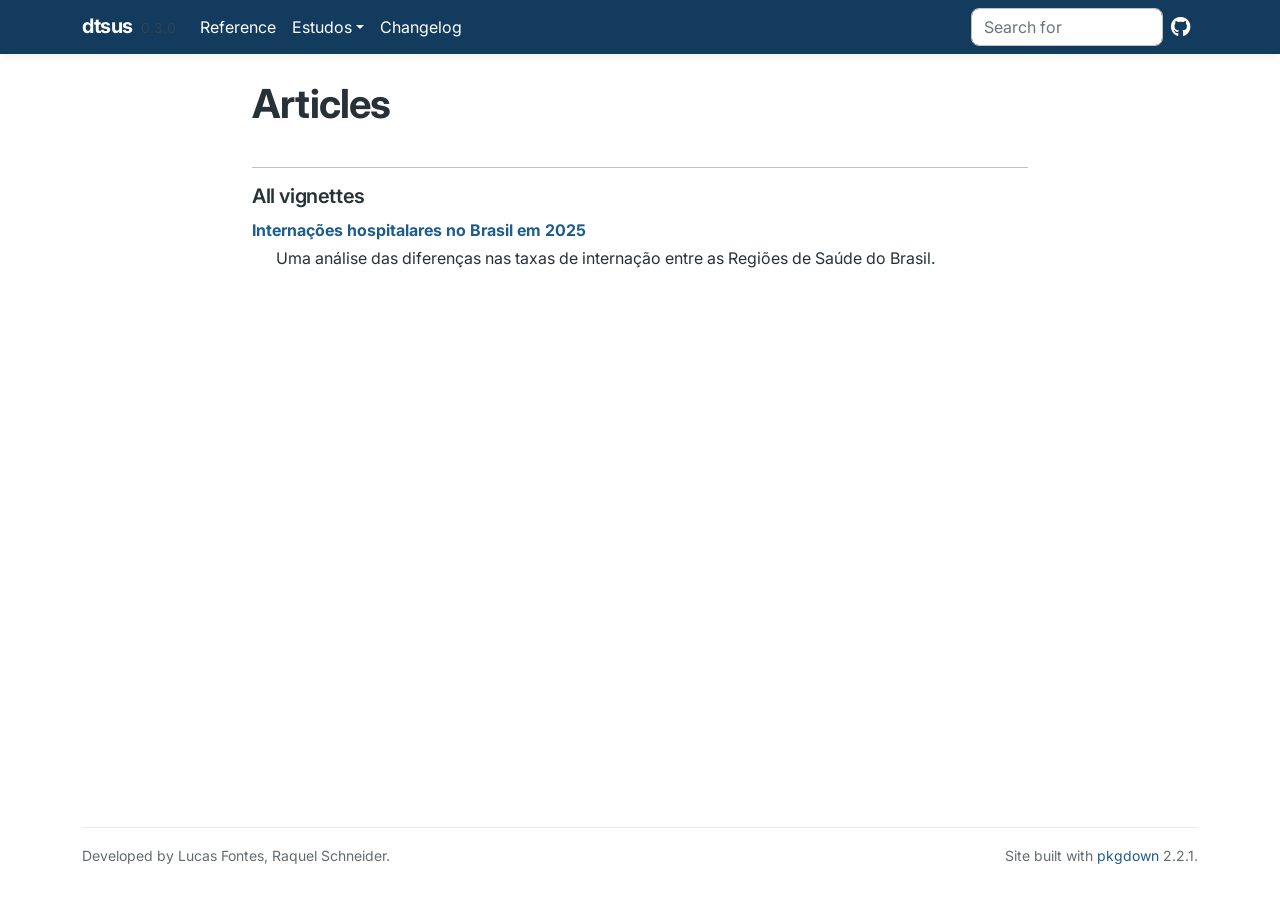
<file: articles/index.html>
<!DOCTYPE html>
<!-- Generated by pkgdown: do not edit by hand --><html lang="en"><head><meta http-equiv="Content-Type" content="text/html; charset=UTF-8"><meta charset="utf-8"><meta http-equiv="X-UA-Compatible" content="IE=edge"><meta name="viewport" content="width=device-width, initial-scale=1, shrink-to-fit=no"><title>Articles • dtsus</title><script src="../deps/jquery-3.6.0/jquery-3.6.0.min.js"></script><meta name="viewport" content="width=device-width, initial-scale=1, shrink-to-fit=no"><link href="../deps/bootstrap-5.3.8/bootstrap.min.css" rel="stylesheet"><script src="../deps/bootstrap-5.3.8/bootstrap.bundle.min.js"></script><link href="../deps/font-awesome-6.5.2/css/all.min.css" rel="stylesheet"><link href="../deps/font-awesome-6.5.2/css/v4-shims.min.css" rel="stylesheet"><script src="../deps/headroom-0.11.0/headroom.min.js"></script><script src="../deps/headroom-0.11.0/jQuery.headroom.min.js"></script><script src="../deps/bootstrap-toc-1.0.1/bootstrap-toc.min.js"></script><script src="../deps/clipboard.js-2.0.11/clipboard.min.js"></script><script src="../deps/search-1.0.0/autocomplete.jquery.min.js"></script><script src="../deps/search-1.0.0/fuse.min.js"></script><script src="../deps/search-1.0.0/mark.min.js"></script><!-- pkgdown --><script src="../pkgdown.js"></script><link href="../extra.css" rel="stylesheet"><meta property="og:title" content="Articles"><link rel="preconnect" href="https://fonts.googleapis.com"><link rel="preconnect" href="https://fonts.gstatic.com" crossorigin><link href="https://fonts.googleapis.com/css2?family=Inter:wght@400;500;600;700&amp;display=swap" rel="stylesheet"></head><body>
    <a href="#main" class="visually-hidden-focusable">Skip to contents</a>


    <nav class="navbar navbar-expand-lg fixed-top bg-light" data-bs-theme="light" aria-label="Site navigation"><div class="container">

    <a class="navbar-brand me-2" href="../index.html">dtsus</a>

    <small class="nav-text text-muted me-auto" data-bs-toggle="tooltip" data-bs-placement="bottom" title="">0.3.0</small>


    <button class="navbar-toggler" type="button" data-bs-toggle="collapse" data-bs-target="#navbar" aria-controls="navbar" aria-expanded="false" aria-label="Toggle navigation">
      <span class="navbar-toggler-icon"></span>
    </button>

    <div id="navbar" class="collapse navbar-collapse ms-3">
      <ul class="navbar-nav me-auto"><li class="nav-item"><a class="nav-link" href="../reference/index.html">Reference</a></li>
<li class="nav-item dropdown">
  <button class="nav-link dropdown-toggle" type="button" id="dropdown-estudos" data-bs-toggle="dropdown" aria-expanded="false" aria-haspopup="true">Estudos</button>
  <ul class="dropdown-menu" aria-labelledby="dropdown-estudos"><li><a class="dropdown-item" href="../articles/internacoes-brasil-2025.html">Internações hospitalares no Brasil - 2025</a></li>
  </ul></li>
<li class="nav-item"><a class="nav-link" href="../news/index.html">Changelog</a></li>
      </ul><ul class="navbar-nav"><li class="nav-item"><form class="form-inline" role="search">
 <input class="form-control" type="search" name="search-input" id="search-input" autocomplete="off" aria-label="Search site" placeholder="Search for" data-search-index="../search.json"></form></li>
<li class="nav-item"><a class="external-link nav-link" href="https://github.com/LucasRFontes/dtsus/" aria-label="GitHub"><span class="fa fab fa-github fa-lg"></span></a></li>
      </ul></div>


  </div>
</nav><div class="container template-article-index">
<div class="row">
  <main id="main" class="col-md-9"><div class="page-header">

      <h1>Articles</h1>
    </div>

    <div class="section ">
      <h3>All vignettes</h3>
      <div class="section-desc"></div>

      <dl><dt><a href="internacoes-brasil-2025.html">Internações hospitalares no Brasil em 2025</a></dt>
        <dd><p>Uma análise das diferenças nas taxas de internação entre as Regiões de Saúde do Brasil.</p>
      </dd></dl></div>
  </main></div>


    <footer><div class="pkgdown-footer-left">
  <p>Developed by Lucas Fontes, Raquel Schneider.</p>
</div>

<div class="pkgdown-footer-right">
  <p>Site built with <a href="https://pkgdown.r-lib.org/" class="external-link">pkgdown</a> 2.2.1.</p>
</div>

    </footer></div>





  </body></html>
</file>
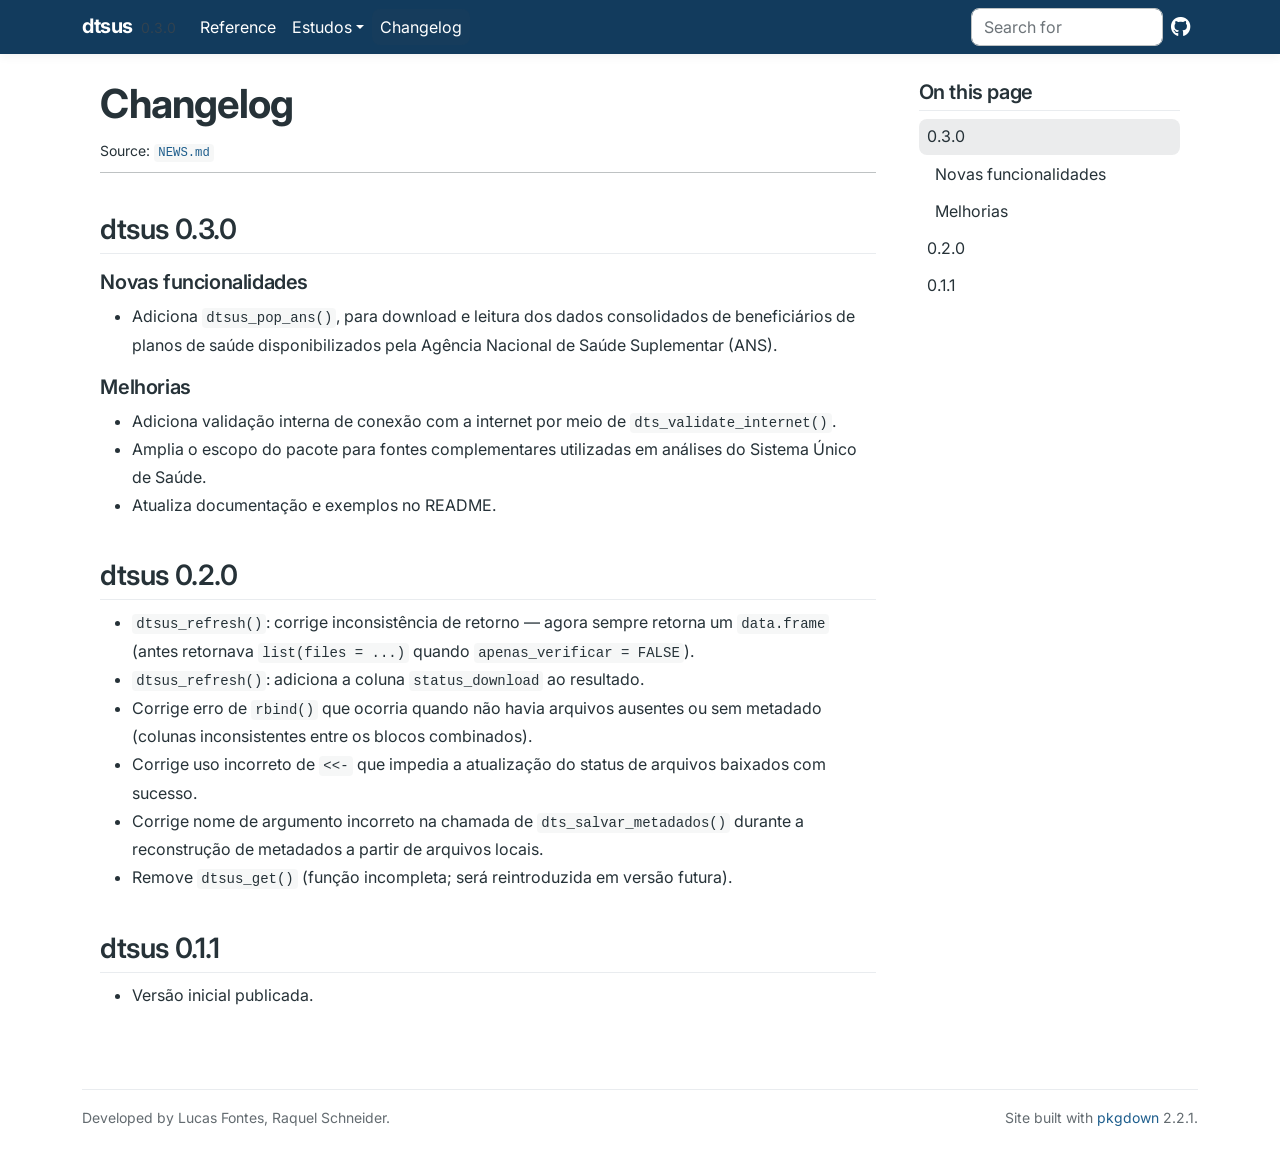
<file: news/index.html>
<!DOCTYPE html>
<!-- Generated by pkgdown: do not edit by hand --><html lang="en"><head><meta http-equiv="Content-Type" content="text/html; charset=UTF-8"><meta charset="utf-8"><meta http-equiv="X-UA-Compatible" content="IE=edge"><meta name="viewport" content="width=device-width, initial-scale=1, shrink-to-fit=no"><title>Changelog • dtsus</title><script src="../deps/jquery-3.6.0/jquery-3.6.0.min.js"></script><meta name="viewport" content="width=device-width, initial-scale=1, shrink-to-fit=no"><link href="../deps/bootstrap-5.3.8/bootstrap.min.css" rel="stylesheet"><script src="../deps/bootstrap-5.3.8/bootstrap.bundle.min.js"></script><link href="../deps/font-awesome-6.5.2/css/all.min.css" rel="stylesheet"><link href="../deps/font-awesome-6.5.2/css/v4-shims.min.css" rel="stylesheet"><script src="../deps/headroom-0.11.0/headroom.min.js"></script><script src="../deps/headroom-0.11.0/jQuery.headroom.min.js"></script><script src="../deps/bootstrap-toc-1.0.1/bootstrap-toc.min.js"></script><script src="../deps/clipboard.js-2.0.11/clipboard.min.js"></script><script src="../deps/search-1.0.0/autocomplete.jquery.min.js"></script><script src="../deps/search-1.0.0/fuse.min.js"></script><script src="../deps/search-1.0.0/mark.min.js"></script><!-- pkgdown --><script src="../pkgdown.js"></script><link href="../extra.css" rel="stylesheet"><meta property="og:title" content="Changelog"><link rel="preconnect" href="https://fonts.googleapis.com"><link rel="preconnect" href="https://fonts.gstatic.com" crossorigin><link href="https://fonts.googleapis.com/css2?family=Inter:wght@400;500;600;700&amp;display=swap" rel="stylesheet"></head><body>
    <a href="#main" class="visually-hidden-focusable">Skip to contents</a>


    <nav class="navbar navbar-expand-lg fixed-top bg-light" data-bs-theme="light" aria-label="Site navigation"><div class="container">

    <a class="navbar-brand me-2" href="../index.html">dtsus</a>

    <small class="nav-text text-muted me-auto" data-bs-toggle="tooltip" data-bs-placement="bottom" title="">0.3.0</small>


    <button class="navbar-toggler" type="button" data-bs-toggle="collapse" data-bs-target="#navbar" aria-controls="navbar" aria-expanded="false" aria-label="Toggle navigation">
      <span class="navbar-toggler-icon"></span>
    </button>

    <div id="navbar" class="collapse navbar-collapse ms-3">
      <ul class="navbar-nav me-auto"><li class="nav-item"><a class="nav-link" href="../reference/index.html">Reference</a></li>
<li class="nav-item dropdown">
  <button class="nav-link dropdown-toggle" type="button" id="dropdown-estudos" data-bs-toggle="dropdown" aria-expanded="false" aria-haspopup="true">Estudos</button>
  <ul class="dropdown-menu" aria-labelledby="dropdown-estudos"><li><a class="dropdown-item" href="../articles/internacoes-brasil-2025.html">Internações hospitalares no Brasil - 2025</a></li>
  </ul></li>
<li class="active nav-item"><a class="nav-link" href="../news/index.html">Changelog</a></li>
      </ul><ul class="navbar-nav"><li class="nav-item"><form class="form-inline" role="search">
 <input class="form-control" type="search" name="search-input" id="search-input" autocomplete="off" aria-label="Search site" placeholder="Search for" data-search-index="../search.json"></form></li>
<li class="nav-item"><a class="external-link nav-link" href="https://github.com/LucasRFontes/dtsus/" aria-label="GitHub"><span class="fa fab fa-github fa-lg"></span></a></li>
      </ul></div>


  </div>
</nav><div class="container template-news">
<div class="row">
  <main id="main" class="col-md-9"><div class="page-header">

      <h1>Changelog</h1>
      <small>Source: <a href="https://github.com/LucasRFontes/dtsus/blob/master/NEWS.md" class="external-link"><code>NEWS.md</code></a></small>
    </div>

    <div class="section level2">
<h2 class="pkg-version" data-toc-text="0.3.0" id="dtsus-030">dtsus 0.3.0<a class="anchor" aria-label="anchor" href="#dtsus-030"></a></h2>
<div class="section level3">
<h3 id="novas-funcionalidades-0-3-0">Novas funcionalidades<a class="anchor" aria-label="anchor" href="#novas-funcionalidades-0-3-0"></a></h3>
<ul><li>Adiciona <code><a href="../reference/dtsus_pop_ans.html">dtsus_pop_ans()</a></code>, para download e leitura dos dados consolidados de beneficiários de planos de saúde disponibilizados pela Agência Nacional de Saúde Suplementar (ANS).</li>
</ul></div>
<div class="section level3">
<h3 id="melhorias-0-3-0">Melhorias<a class="anchor" aria-label="anchor" href="#melhorias-0-3-0"></a></h3>
<ul><li>Adiciona validação interna de conexão com a internet por meio de <code>dts_validate_internet()</code>.</li>
<li>Amplia o escopo do pacote para fontes complementares utilizadas em análises do Sistema Único de Saúde.</li>
<li>Atualiza documentação e exemplos no README.</li>
</ul></div>
</div>
    <div class="section level2">
<h2 class="pkg-version" data-toc-text="0.2.0" id="dtsus-020">dtsus 0.2.0<a class="anchor" aria-label="anchor" href="#dtsus-020"></a></h2>
<ul><li>
<code><a href="../reference/dtsus_refresh.html">dtsus_refresh()</a></code>: corrige inconsistência de retorno — agora sempre retorna um <code>data.frame</code> (antes retornava <code>list(files = ...)</code> quando <code>apenas_verificar = FALSE</code>).</li>
<li>
<code><a href="../reference/dtsus_refresh.html">dtsus_refresh()</a></code>: adiciona a coluna <code>status_download</code> ao resultado.</li>
<li>Corrige erro de <code><a href="https://rdrr.io/r/base/cbind.html" class="external-link">rbind()</a></code> que ocorria quando não havia arquivos ausentes ou sem metadado (colunas inconsistentes entre os blocos combinados).</li>
<li>Corrige uso incorreto de <code>&lt;&lt;-</code> que impedia a atualização do status de arquivos baixados com sucesso.</li>
<li>Corrige nome de argumento incorreto na chamada de <code>dts_salvar_metadados()</code> durante a reconstrução de metadados a partir de arquivos locais.</li>
<li>Remove <code>dtsus_get()</code> (função incompleta; será reintroduzida em versão futura).</li>
</ul></div>
    <div class="section level2">
<h2 class="pkg-version" data-toc-text="0.1.1" id="dtsus-011">dtsus 0.1.1<a class="anchor" aria-label="anchor" href="#dtsus-011"></a></h2>
<ul><li>Versão inicial publicada.</li>
</ul></div>
  </main><aside class="col-md-3"><nav id="toc" aria-label="Table of contents"><h2>On this page</h2>
    </nav></aside></div>


    <footer><div class="pkgdown-footer-left">
  <p>Developed by Lucas Fontes, Raquel Schneider.</p>
</div>

<div class="pkgdown-footer-right">
  <p>Site built with <a href="https://pkgdown.r-lib.org/" class="external-link">pkgdown</a> 2.2.1.</p>
</div>

    </footer></div>





  </body></html>
</file>
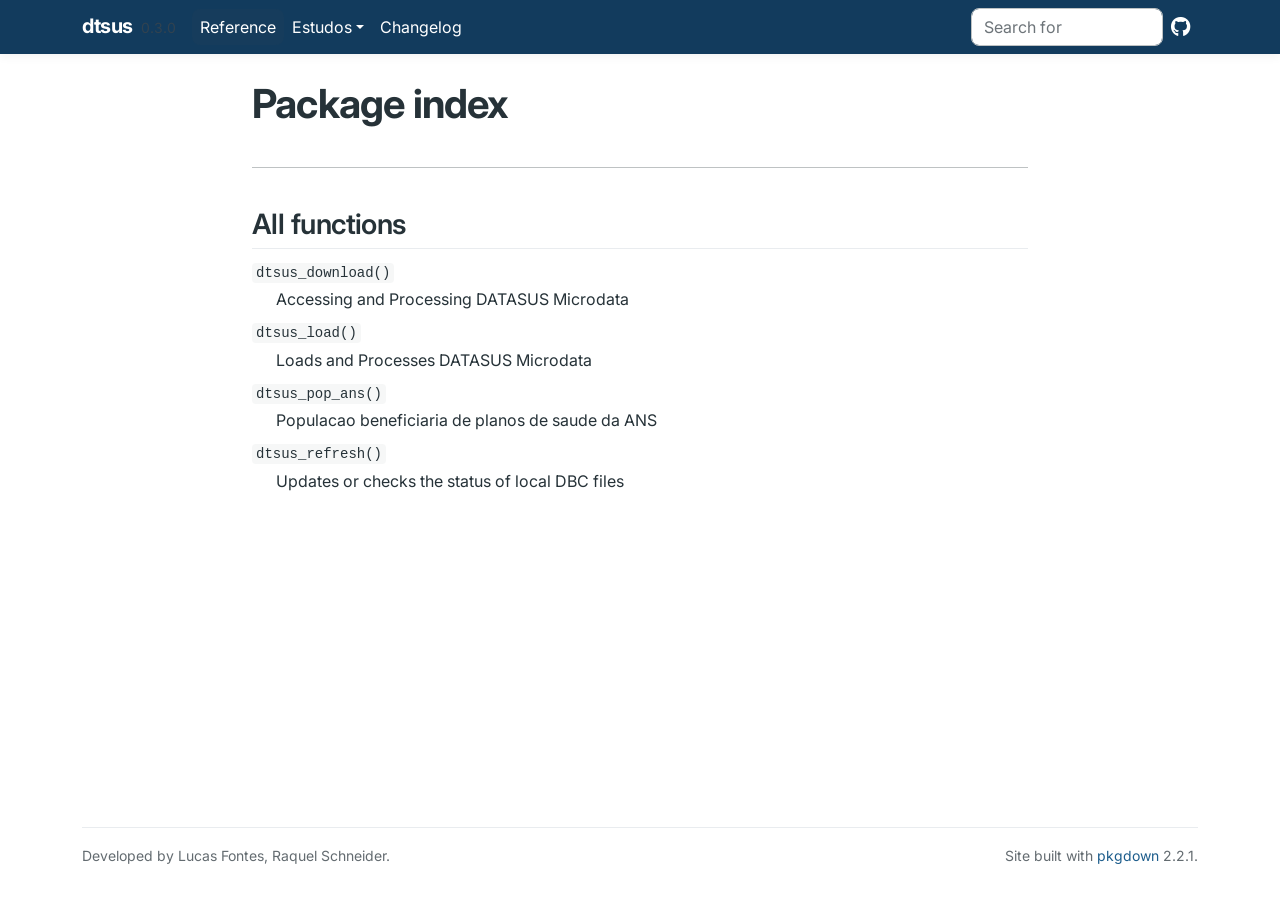
<file: reference/index.html>
<!DOCTYPE html>
<!-- Generated by pkgdown: do not edit by hand --><html lang="en"><head><meta http-equiv="Content-Type" content="text/html; charset=UTF-8"><meta charset="utf-8"><meta http-equiv="X-UA-Compatible" content="IE=edge"><meta name="viewport" content="width=device-width, initial-scale=1, shrink-to-fit=no"><title>Package index • dtsus</title><script src="../deps/jquery-3.6.0/jquery-3.6.0.min.js"></script><meta name="viewport" content="width=device-width, initial-scale=1, shrink-to-fit=no"><link href="../deps/bootstrap-5.3.8/bootstrap.min.css" rel="stylesheet"><script src="../deps/bootstrap-5.3.8/bootstrap.bundle.min.js"></script><link href="../deps/font-awesome-6.5.2/css/all.min.css" rel="stylesheet"><link href="../deps/font-awesome-6.5.2/css/v4-shims.min.css" rel="stylesheet"><script src="../deps/headroom-0.11.0/headroom.min.js"></script><script src="../deps/headroom-0.11.0/jQuery.headroom.min.js"></script><script src="../deps/bootstrap-toc-1.0.1/bootstrap-toc.min.js"></script><script src="../deps/clipboard.js-2.0.11/clipboard.min.js"></script><script src="../deps/search-1.0.0/autocomplete.jquery.min.js"></script><script src="../deps/search-1.0.0/fuse.min.js"></script><script src="../deps/search-1.0.0/mark.min.js"></script><!-- pkgdown --><script src="../pkgdown.js"></script><link href="../extra.css" rel="stylesheet"><meta property="og:title" content="Package index"><link rel="preconnect" href="https://fonts.googleapis.com"><link rel="preconnect" href="https://fonts.gstatic.com" crossorigin><link href="https://fonts.googleapis.com/css2?family=Inter:wght@400;500;600;700&amp;display=swap" rel="stylesheet"></head><body>
    <a href="#main" class="visually-hidden-focusable">Skip to contents</a>


    <nav class="navbar navbar-expand-lg fixed-top bg-light" data-bs-theme="light" aria-label="Site navigation"><div class="container">

    <a class="navbar-brand me-2" href="../index.html">dtsus</a>

    <small class="nav-text text-muted me-auto" data-bs-toggle="tooltip" data-bs-placement="bottom" title="">0.3.0</small>


    <button class="navbar-toggler" type="button" data-bs-toggle="collapse" data-bs-target="#navbar" aria-controls="navbar" aria-expanded="false" aria-label="Toggle navigation">
      <span class="navbar-toggler-icon"></span>
    </button>

    <div id="navbar" class="collapse navbar-collapse ms-3">
      <ul class="navbar-nav me-auto"><li class="active nav-item"><a class="nav-link" href="../reference/index.html">Reference</a></li>
<li class="nav-item dropdown">
  <button class="nav-link dropdown-toggle" type="button" id="dropdown-estudos" data-bs-toggle="dropdown" aria-expanded="false" aria-haspopup="true">Estudos</button>
  <ul class="dropdown-menu" aria-labelledby="dropdown-estudos"><li><a class="dropdown-item" href="../articles/internacoes-brasil-2025.html">Internações hospitalares no Brasil - 2025</a></li>
  </ul></li>
<li class="nav-item"><a class="nav-link" href="../news/index.html">Changelog</a></li>
      </ul><ul class="navbar-nav"><li class="nav-item"><form class="form-inline" role="search">
 <input class="form-control" type="search" name="search-input" id="search-input" autocomplete="off" aria-label="Search site" placeholder="Search for" data-search-index="../search.json"></form></li>
<li class="nav-item"><a class="external-link nav-link" href="https://github.com/LucasRFontes/dtsus/" aria-label="GitHub"><span class="fa fab fa-github fa-lg"></span></a></li>
      </ul></div>


  </div>
</nav><div class="container template-reference-index">
<div class="row">
  <main id="main" class="col-md-9"><div class="page-header">

      <h1>Package index</h1>
    </div>

    <div class="section level2">
      <h2 id="all-functions">All functions<a class="anchor" aria-label="anchor" href="#all-functions"></a></h2>



      <dl></dl></div><div class="section level2">




      <dl><dt>

          <code><a href="dtsus_download.html">dtsus_download()</a></code>

        </dt>
        <dd>Accessing and Processing DATASUS Microdata</dd>

        <dt>

          <code><a href="dtsus_load.html">dtsus_load()</a></code>

        </dt>
        <dd>Loads and Processes DATASUS Microdata</dd>

        <dt>

          <code><a href="dtsus_pop_ans.html">dtsus_pop_ans()</a></code>

        </dt>
        <dd>Populacao beneficiaria de planos de saude da ANS</dd>

        <dt>

          <code><a href="dtsus_refresh.html">dtsus_refresh()</a></code>

        </dt>
        <dd>Updates or checks the status of local DBC files</dd>
      </dl></div>
  </main></div>


    <footer><div class="pkgdown-footer-left">
  <p>Developed by Lucas Fontes, Raquel Schneider.</p>
</div>

<div class="pkgdown-footer-right">
  <p>Site built with <a href="https://pkgdown.r-lib.org/" class="external-link">pkgdown</a> 2.2.1.</p>
</div>

    </footer></div>





  </body></html>
</file>
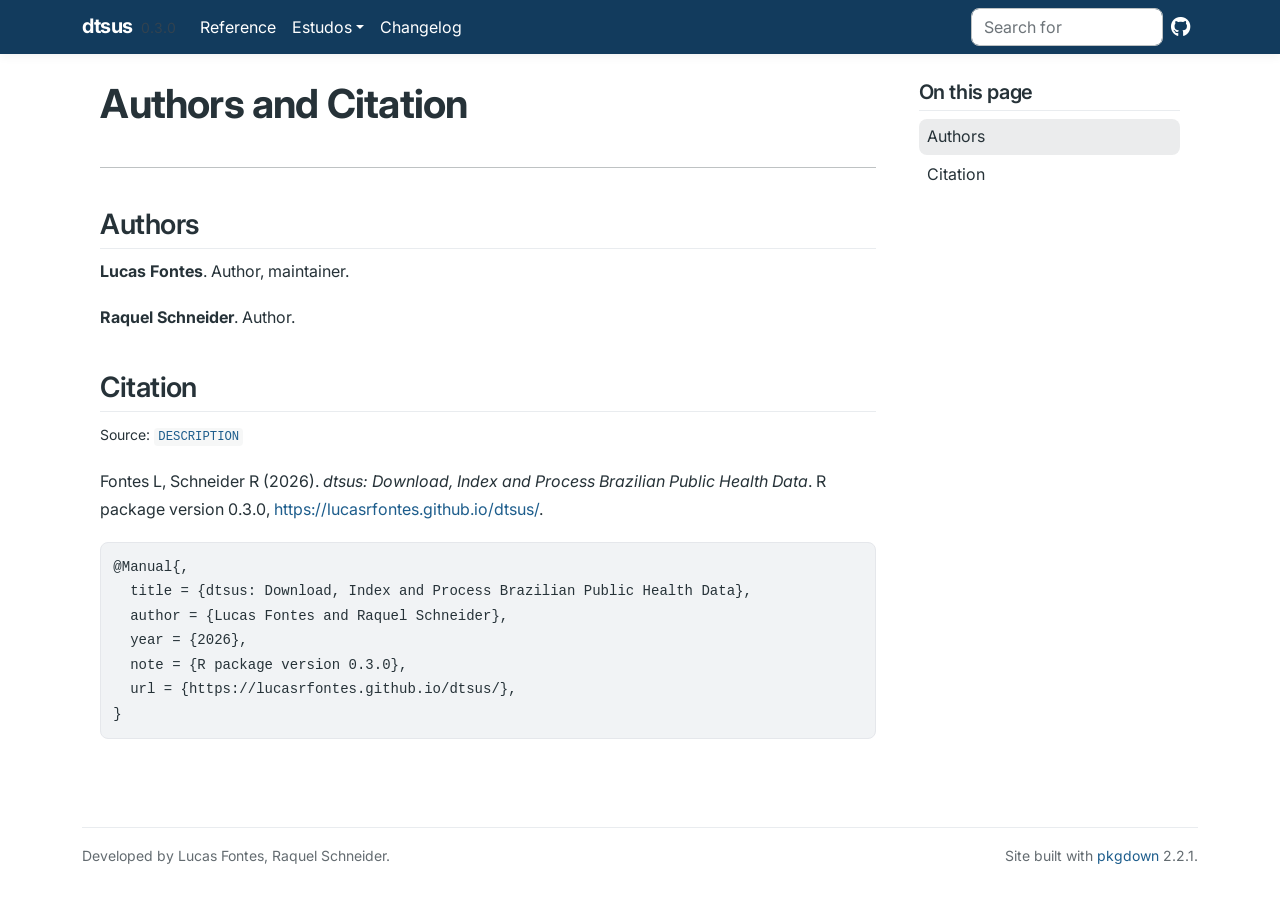
<file: authors.html>
<!DOCTYPE html>
<!-- Generated by pkgdown: do not edit by hand --><html lang="en"><head><meta http-equiv="Content-Type" content="text/html; charset=UTF-8"><meta charset="utf-8"><meta http-equiv="X-UA-Compatible" content="IE=edge"><meta name="viewport" content="width=device-width, initial-scale=1, shrink-to-fit=no"><title>Authors and Citation • dtsus</title><script src="deps/jquery-3.6.0/jquery-3.6.0.min.js"></script><meta name="viewport" content="width=device-width, initial-scale=1, shrink-to-fit=no"><link href="deps/bootstrap-5.3.8/bootstrap.min.css" rel="stylesheet"><script src="deps/bootstrap-5.3.8/bootstrap.bundle.min.js"></script><link href="deps/font-awesome-6.5.2/css/all.min.css" rel="stylesheet"><link href="deps/font-awesome-6.5.2/css/v4-shims.min.css" rel="stylesheet"><script src="deps/headroom-0.11.0/headroom.min.js"></script><script src="deps/headroom-0.11.0/jQuery.headroom.min.js"></script><script src="deps/bootstrap-toc-1.0.1/bootstrap-toc.min.js"></script><script src="deps/clipboard.js-2.0.11/clipboard.min.js"></script><script src="deps/search-1.0.0/autocomplete.jquery.min.js"></script><script src="deps/search-1.0.0/fuse.min.js"></script><script src="deps/search-1.0.0/mark.min.js"></script><!-- pkgdown --><script src="pkgdown.js"></script><link href="extra.css" rel="stylesheet"><meta property="og:title" content="Authors and Citation"><link rel="preconnect" href="https://fonts.googleapis.com"><link rel="preconnect" href="https://fonts.gstatic.com" crossorigin><link href="https://fonts.googleapis.com/css2?family=Inter:wght@400;500;600;700&amp;display=swap" rel="stylesheet"></head><body>
    <a href="#main" class="visually-hidden-focusable">Skip to contents</a>


    <nav class="navbar navbar-expand-lg fixed-top bg-light" data-bs-theme="light" aria-label="Site navigation"><div class="container">

    <a class="navbar-brand me-2" href="index.html">dtsus</a>

    <small class="nav-text text-muted me-auto" data-bs-toggle="tooltip" data-bs-placement="bottom" title="">0.3.0</small>


    <button class="navbar-toggler" type="button" data-bs-toggle="collapse" data-bs-target="#navbar" aria-controls="navbar" aria-expanded="false" aria-label="Toggle navigation">
      <span class="navbar-toggler-icon"></span>
    </button>

    <div id="navbar" class="collapse navbar-collapse ms-3">
      <ul class="navbar-nav me-auto"><li class="nav-item"><a class="nav-link" href="reference/index.html">Reference</a></li>
<li class="nav-item dropdown">
  <button class="nav-link dropdown-toggle" type="button" id="dropdown-estudos" data-bs-toggle="dropdown" aria-expanded="false" aria-haspopup="true">Estudos</button>
  <ul class="dropdown-menu" aria-labelledby="dropdown-estudos"><li><a class="dropdown-item" href="articles/internacoes-brasil-2025.html">Internações hospitalares no Brasil - 2025</a></li>
  </ul></li>
<li class="nav-item"><a class="nav-link" href="news/index.html">Changelog</a></li>
      </ul><ul class="navbar-nav"><li class="nav-item"><form class="form-inline" role="search">
 <input class="form-control" type="search" name="search-input" id="search-input" autocomplete="off" aria-label="Search site" placeholder="Search for" data-search-index="search.json"></form></li>
<li class="nav-item"><a class="external-link nav-link" href="https://github.com/LucasRFontes/dtsus/" aria-label="GitHub"><span class="fa fab fa-github fa-lg"></span></a></li>
      </ul></div>


  </div>
</nav><div class="container template-citation-authors">
<div class="row">
  <main id="main" class="col-md-9"><div class="page-header">

      <h1>Authors and Citation</h1>
    </div>

    <div class="section level2">
      <h2>Authors</h2>

      <ul class="list-unstyled"><li>
          <p><strong>Lucas Fontes</strong>. Author, maintainer.
          </p>
        </li>
        <li>
          <p><strong>Raquel Schneider</strong>. Author.
          </p>
        </li>
      </ul></div>

    <div class="section level2">
      <h2 id="citation">Citation</h2>
      <p><small class="dont-index">Source: <a href="https://github.com/LucasRFontes/dtsus/blob/master/DESCRIPTION" class="external-link"><code>DESCRIPTION</code></a></small></p>

      <p>Fontes L, Schneider R (2026).
<em>dtsus: Download, Index and Process Brazilian Public Health Data</em>.
R package version 0.3.0, <a href="https://lucasrfontes.github.io/dtsus/">https://lucasrfontes.github.io/dtsus/</a>.
</p>
      <pre>@Manual{,
  title = {dtsus: Download, Index and Process Brazilian Public Health Data},
  author = {Lucas Fontes and Raquel Schneider},
  year = {2026},
  note = {R package version 0.3.0},
  url = {https://lucasrfontes.github.io/dtsus/},
}</pre>
    </div>

  </main><aside class="col-md-3"><nav id="toc" aria-label="Table of contents"><h2>On this page</h2>
    </nav></aside></div>


    <footer><div class="pkgdown-footer-left">
  <p>Developed by Lucas Fontes, Raquel Schneider.</p>
</div>

<div class="pkgdown-footer-right">
  <p>Site built with <a href="https://pkgdown.r-lib.org/" class="external-link">pkgdown</a> 2.2.1.</p>
</div>

    </footer></div>





  </body></html>
</file>
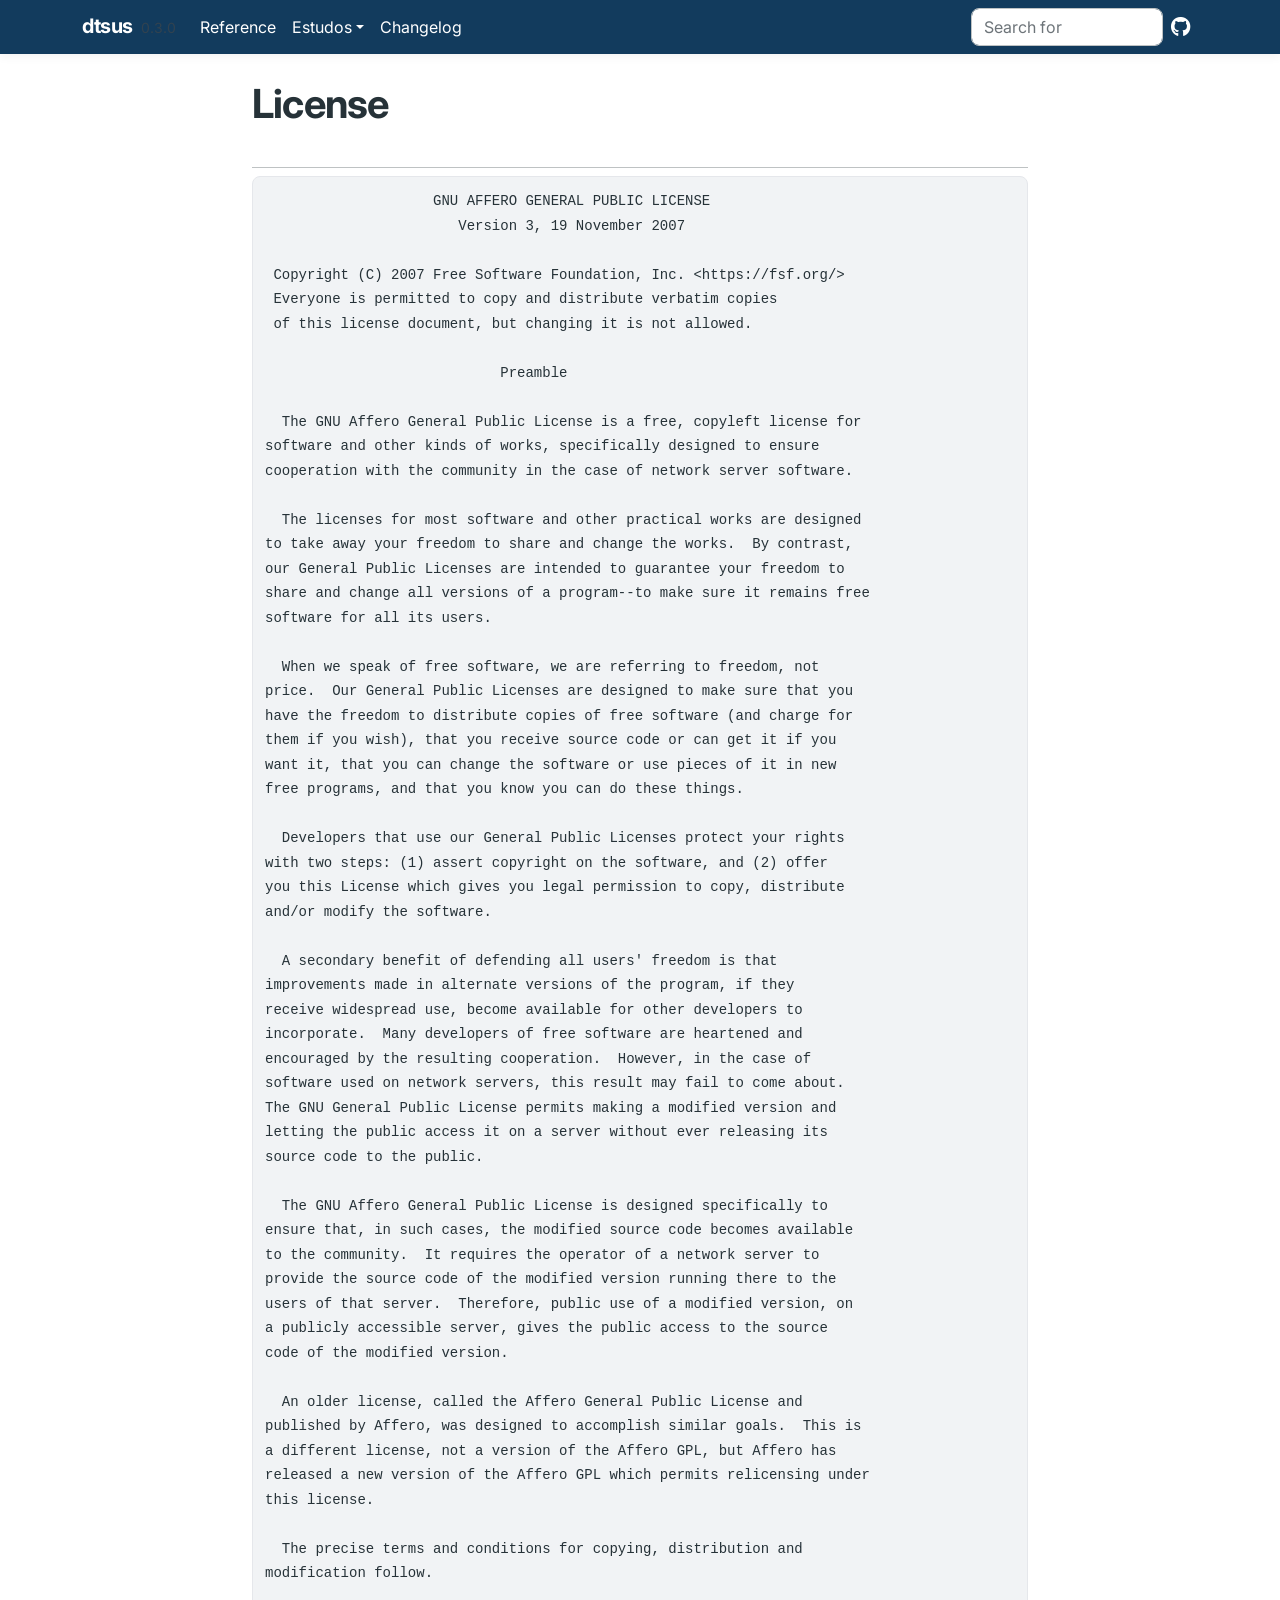
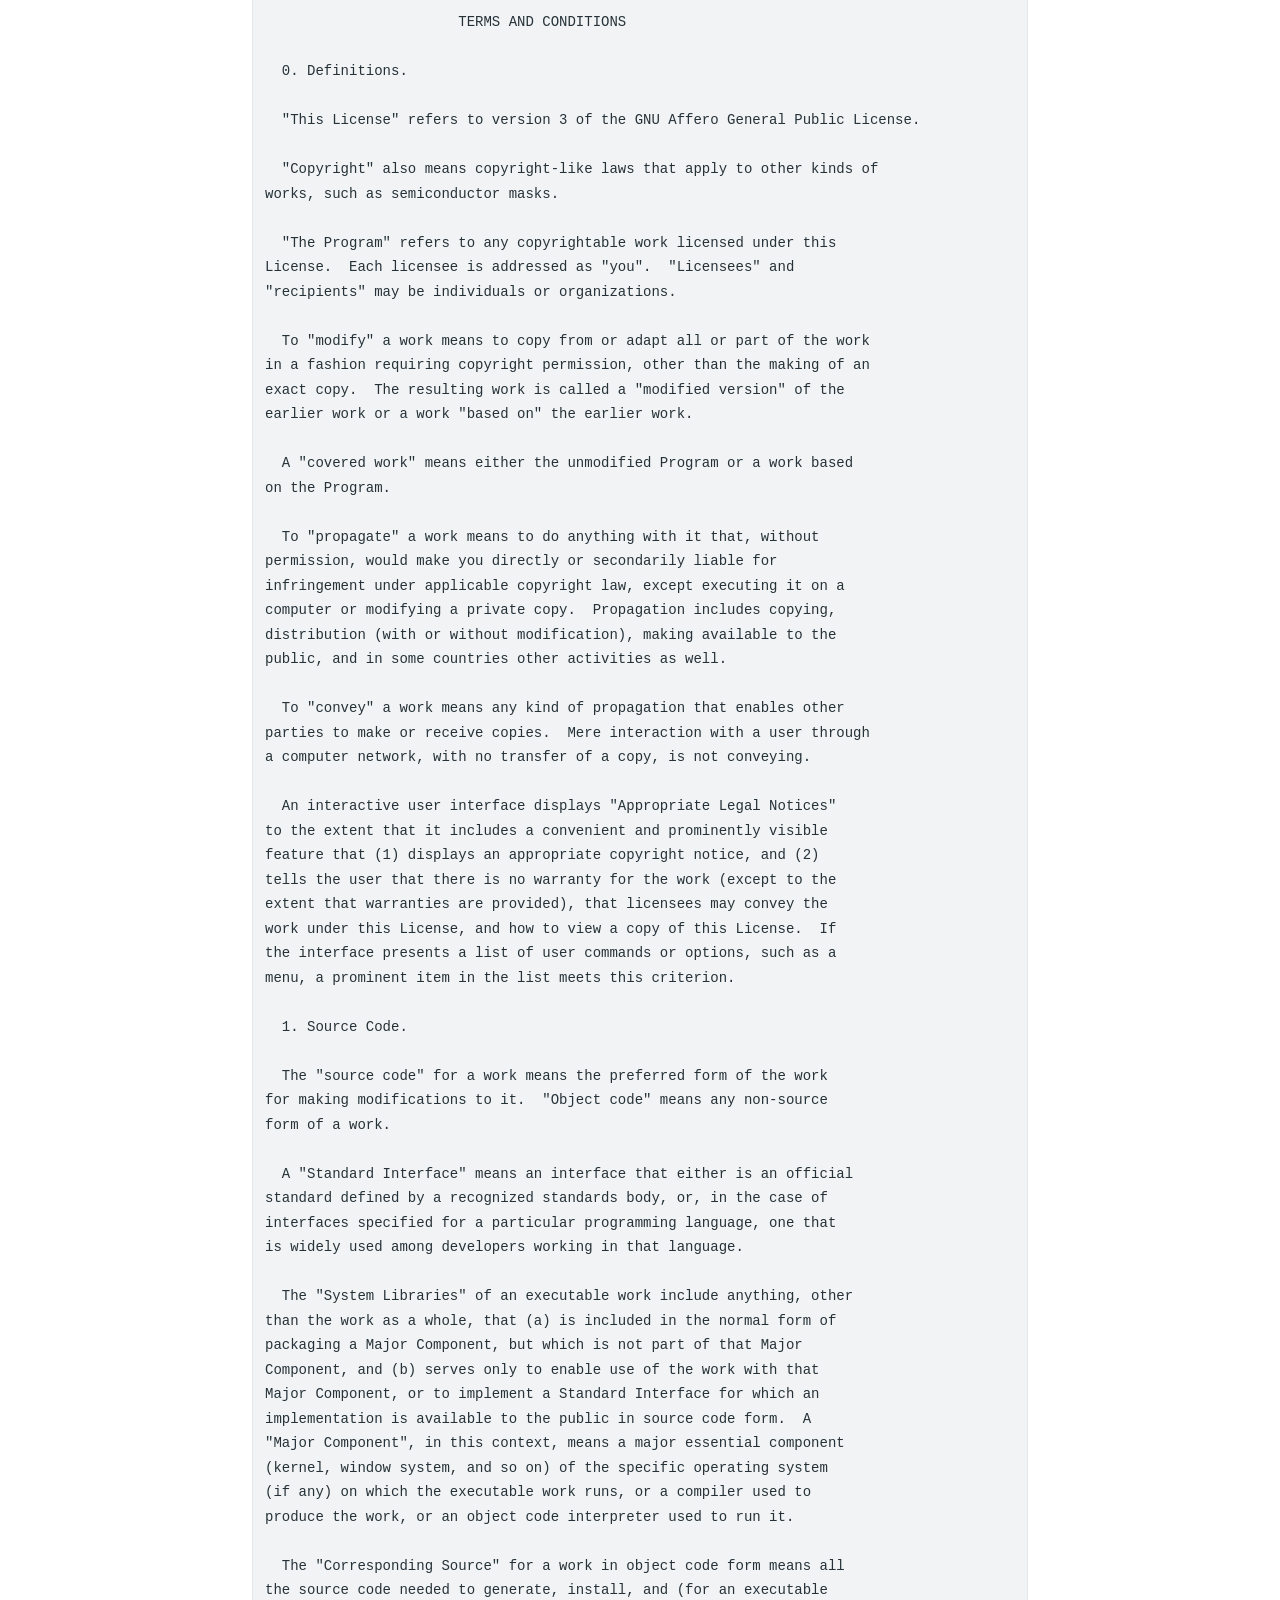
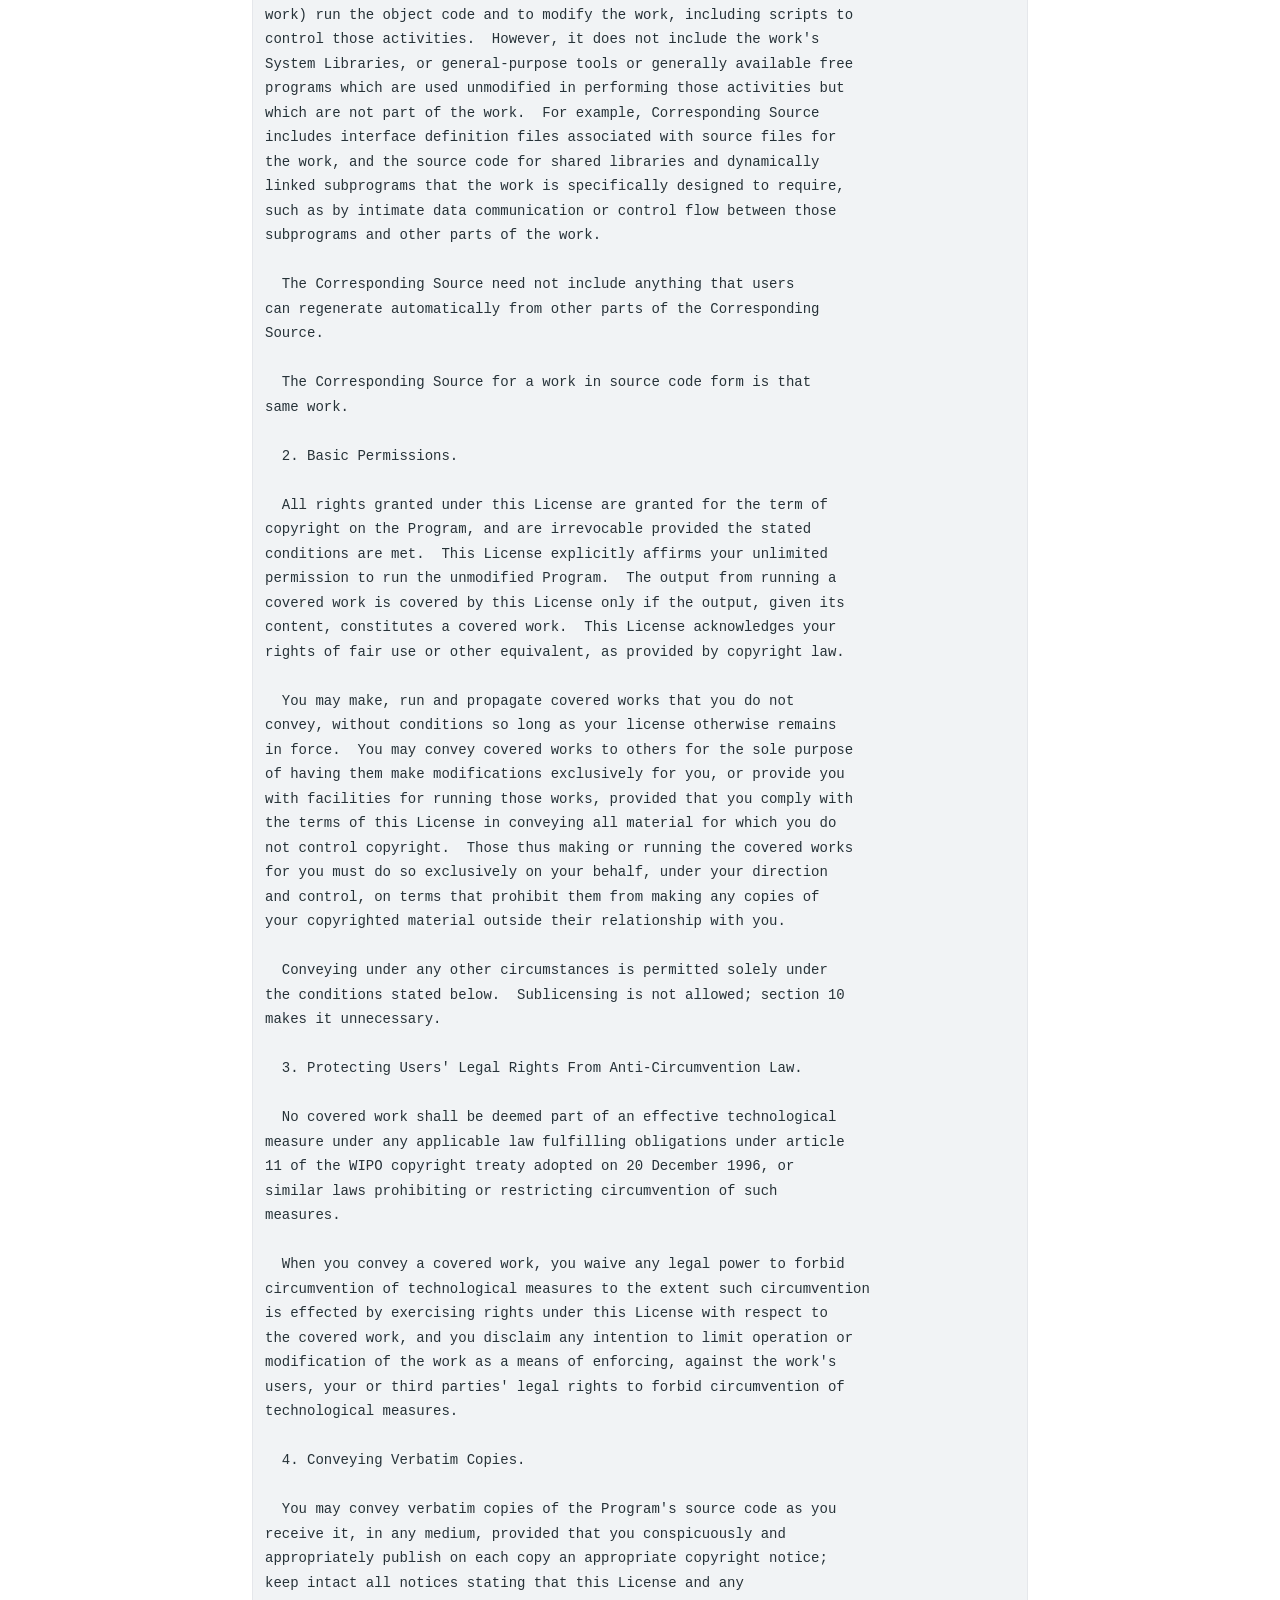
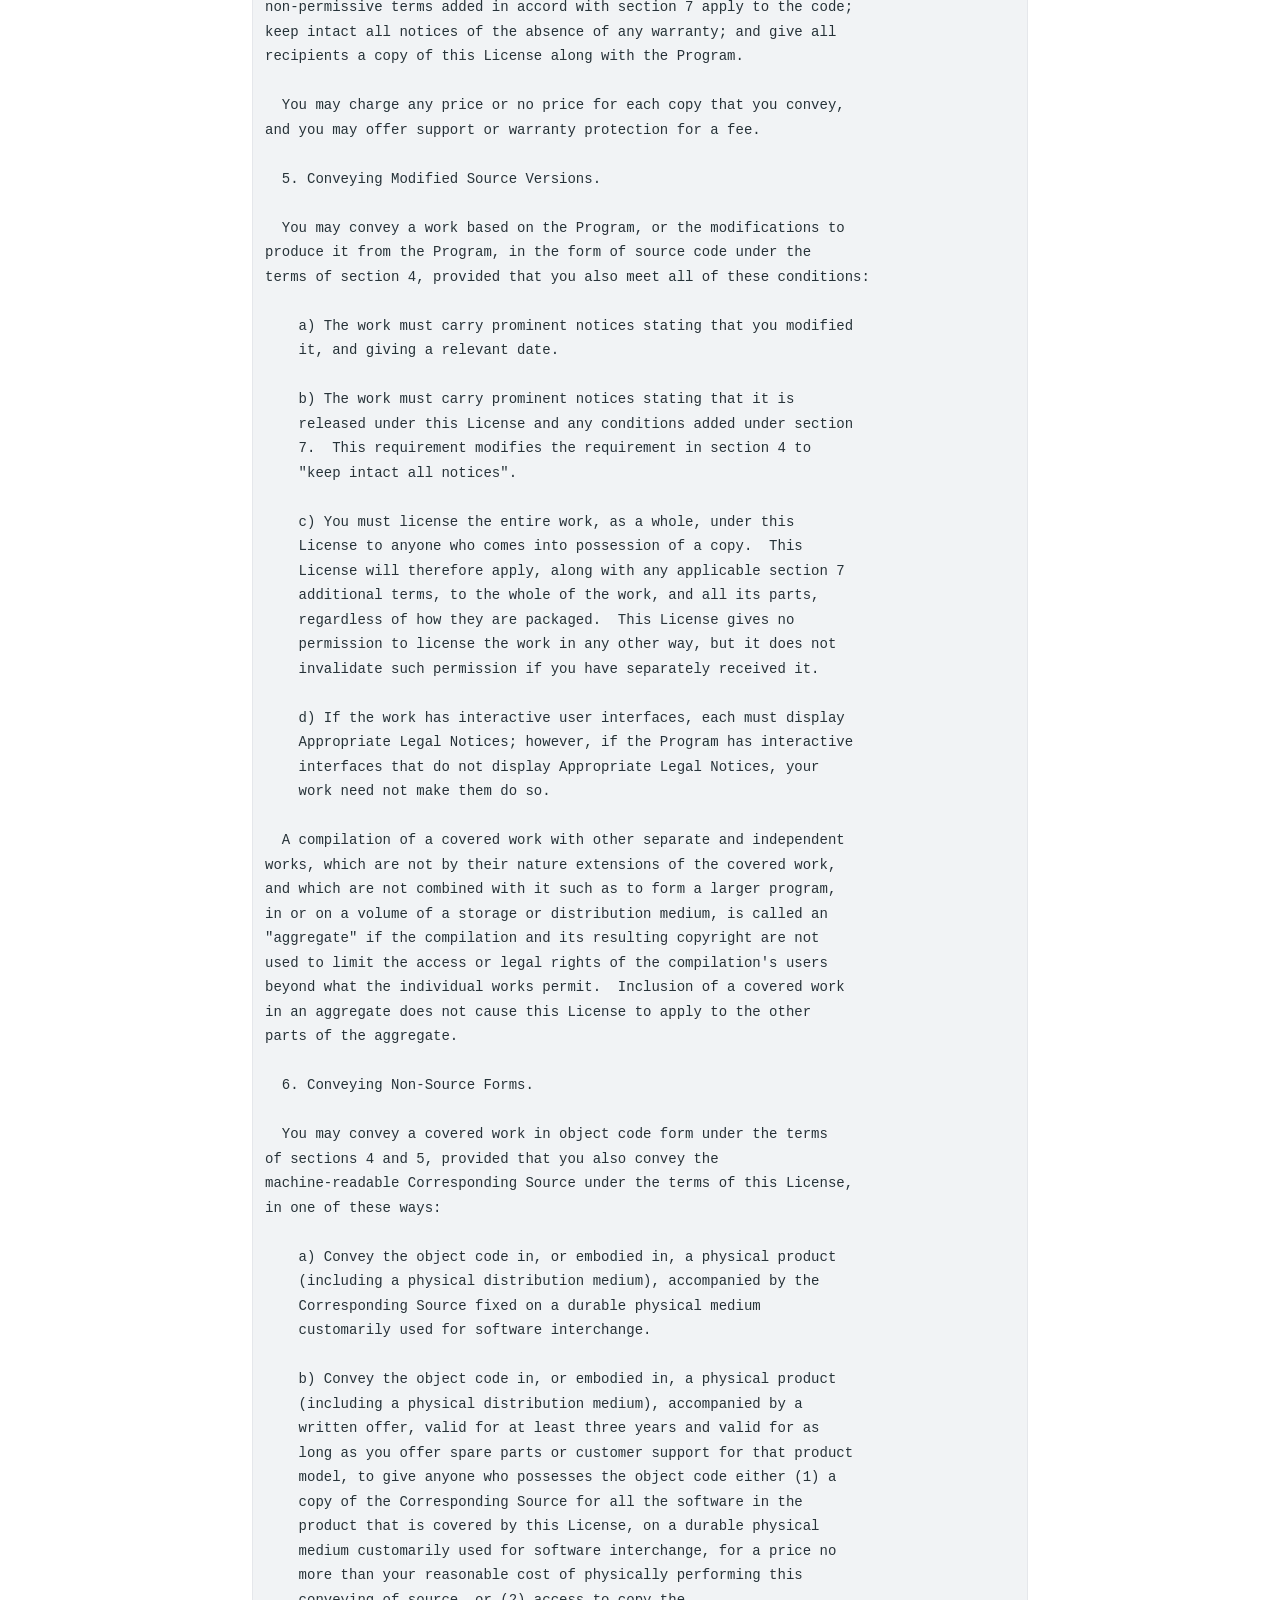
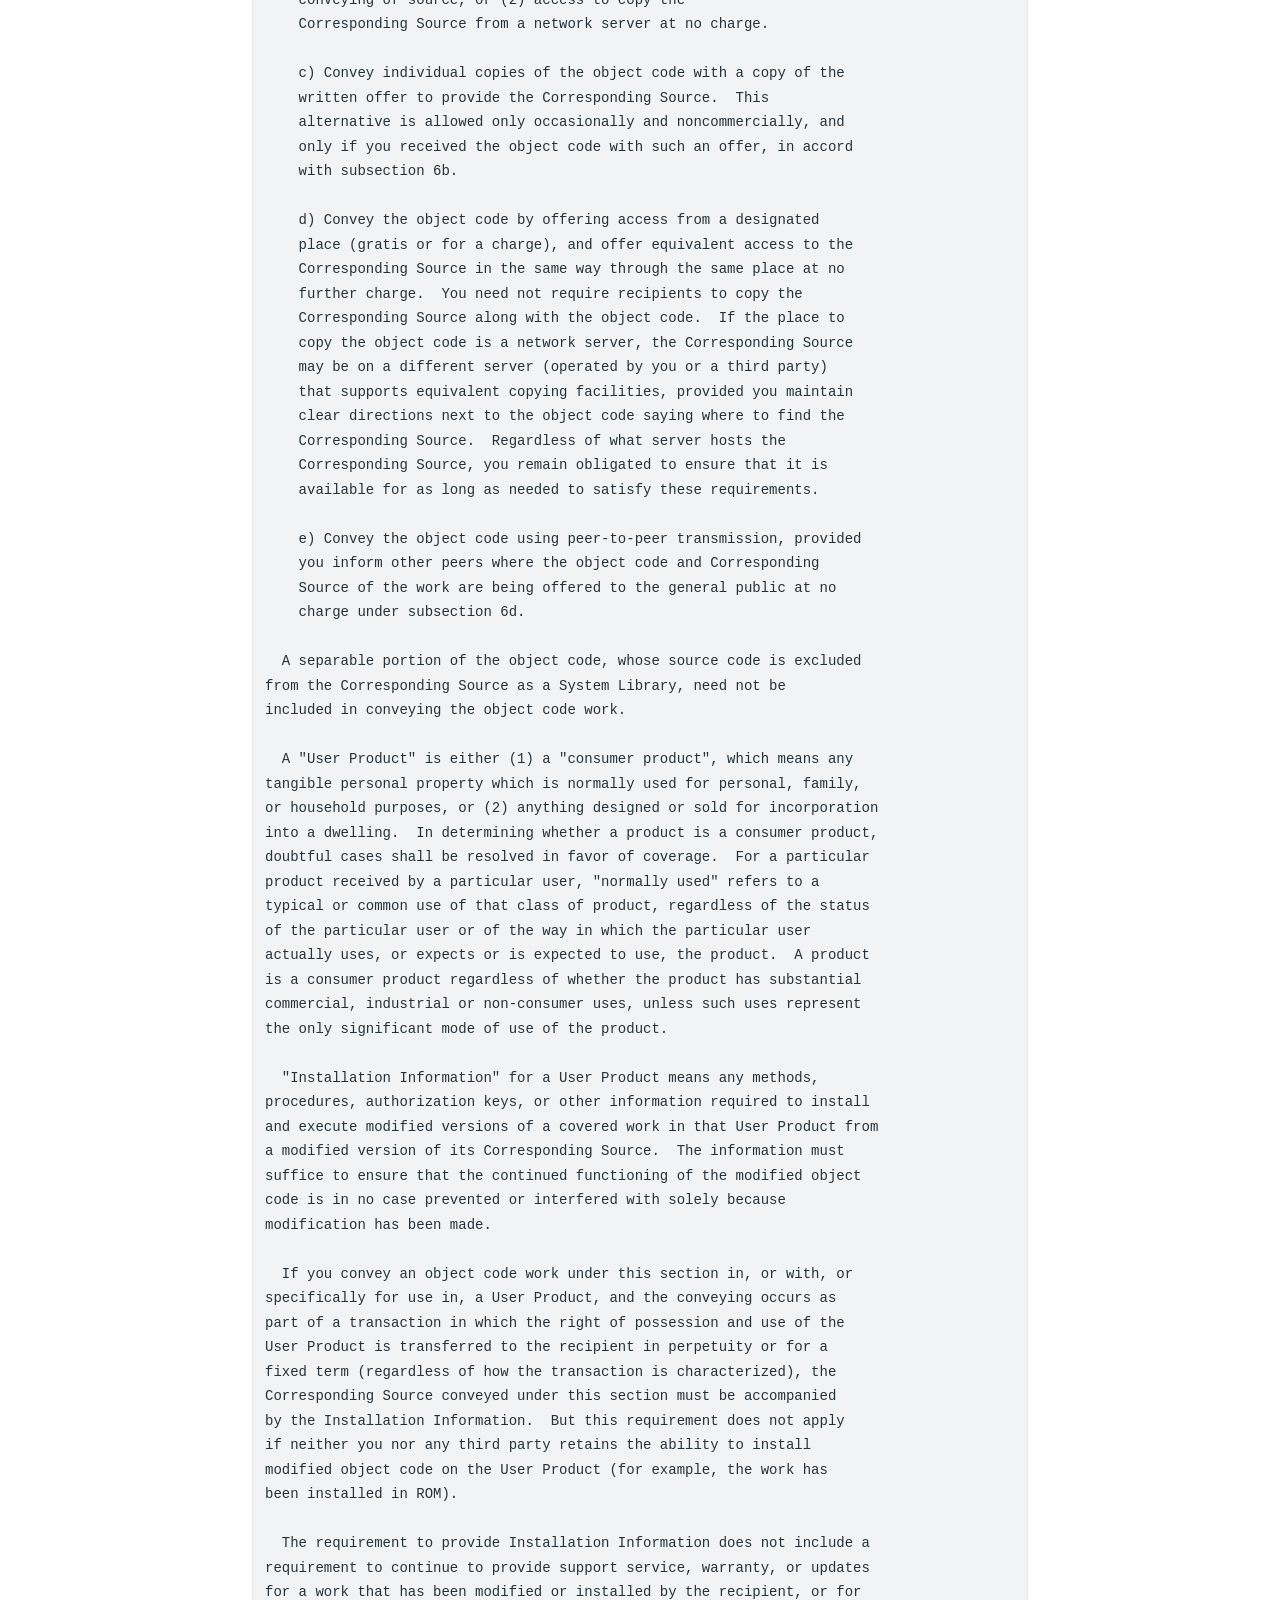
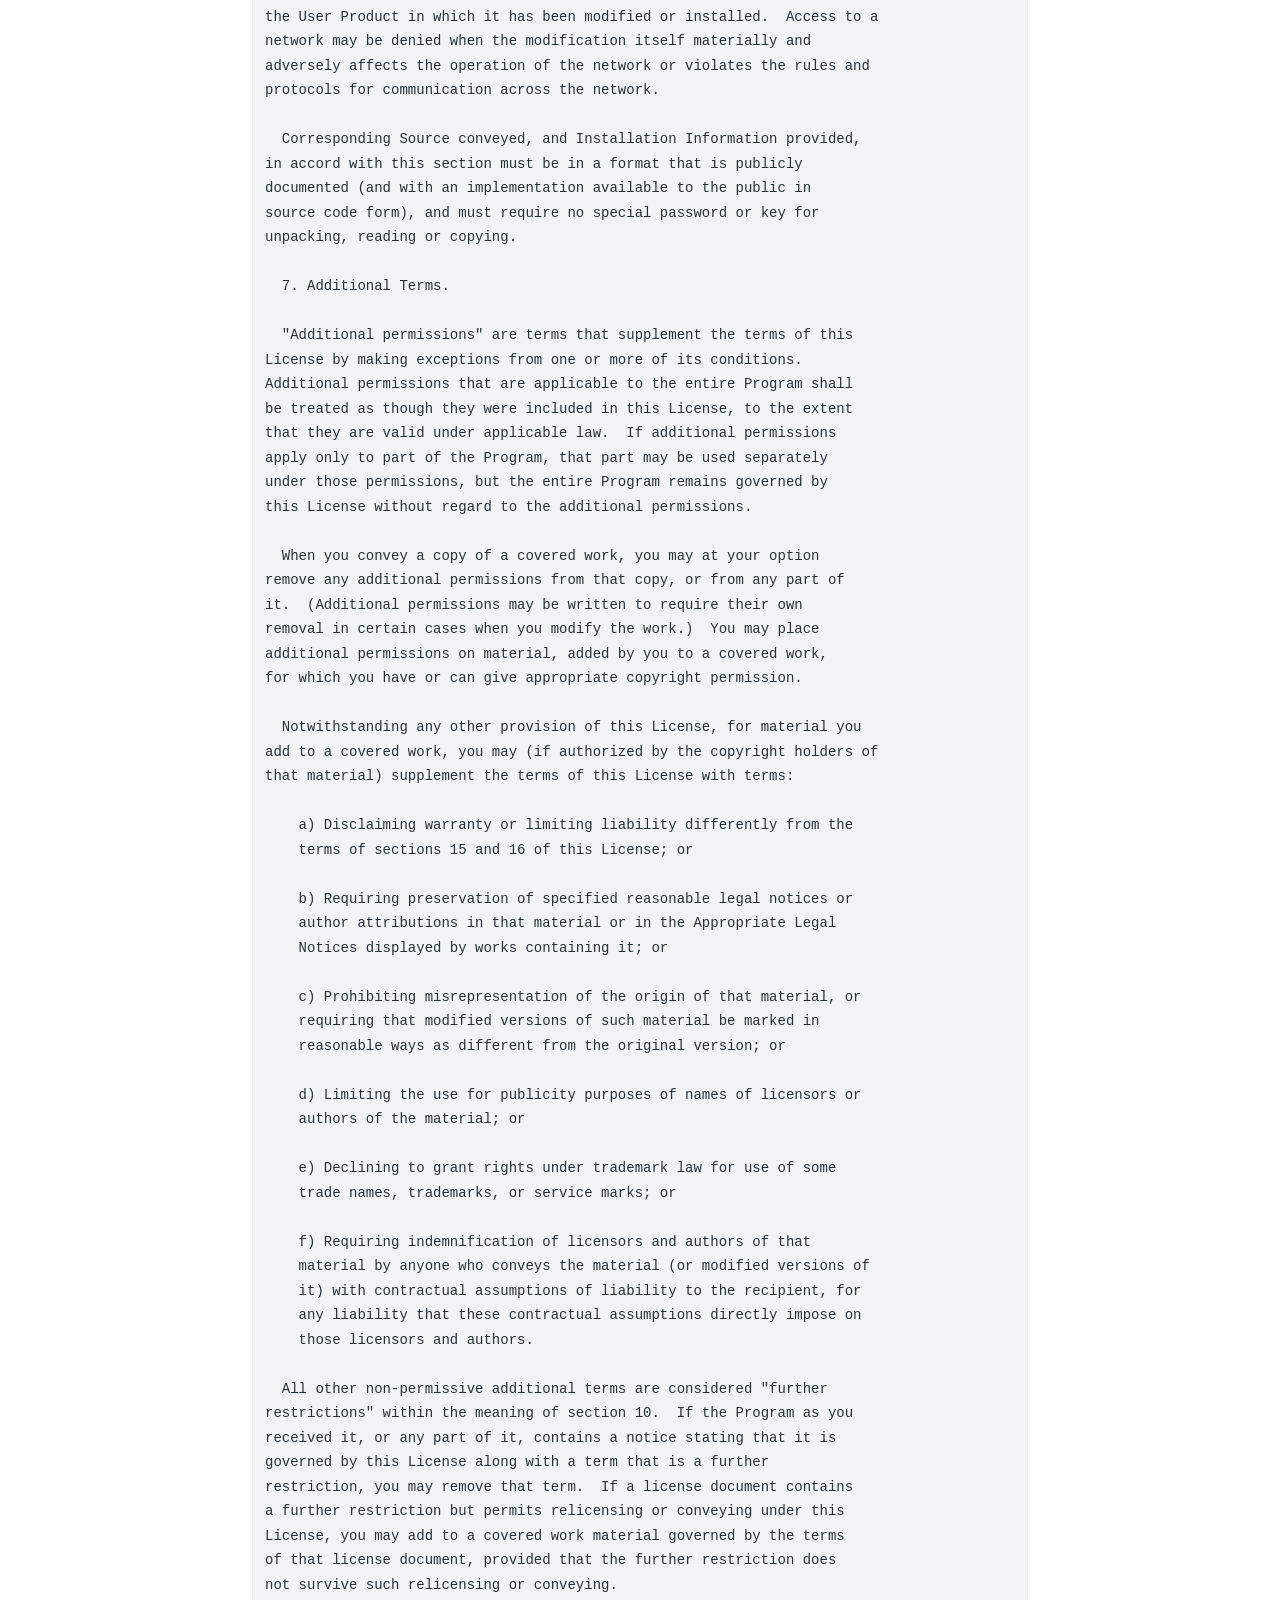
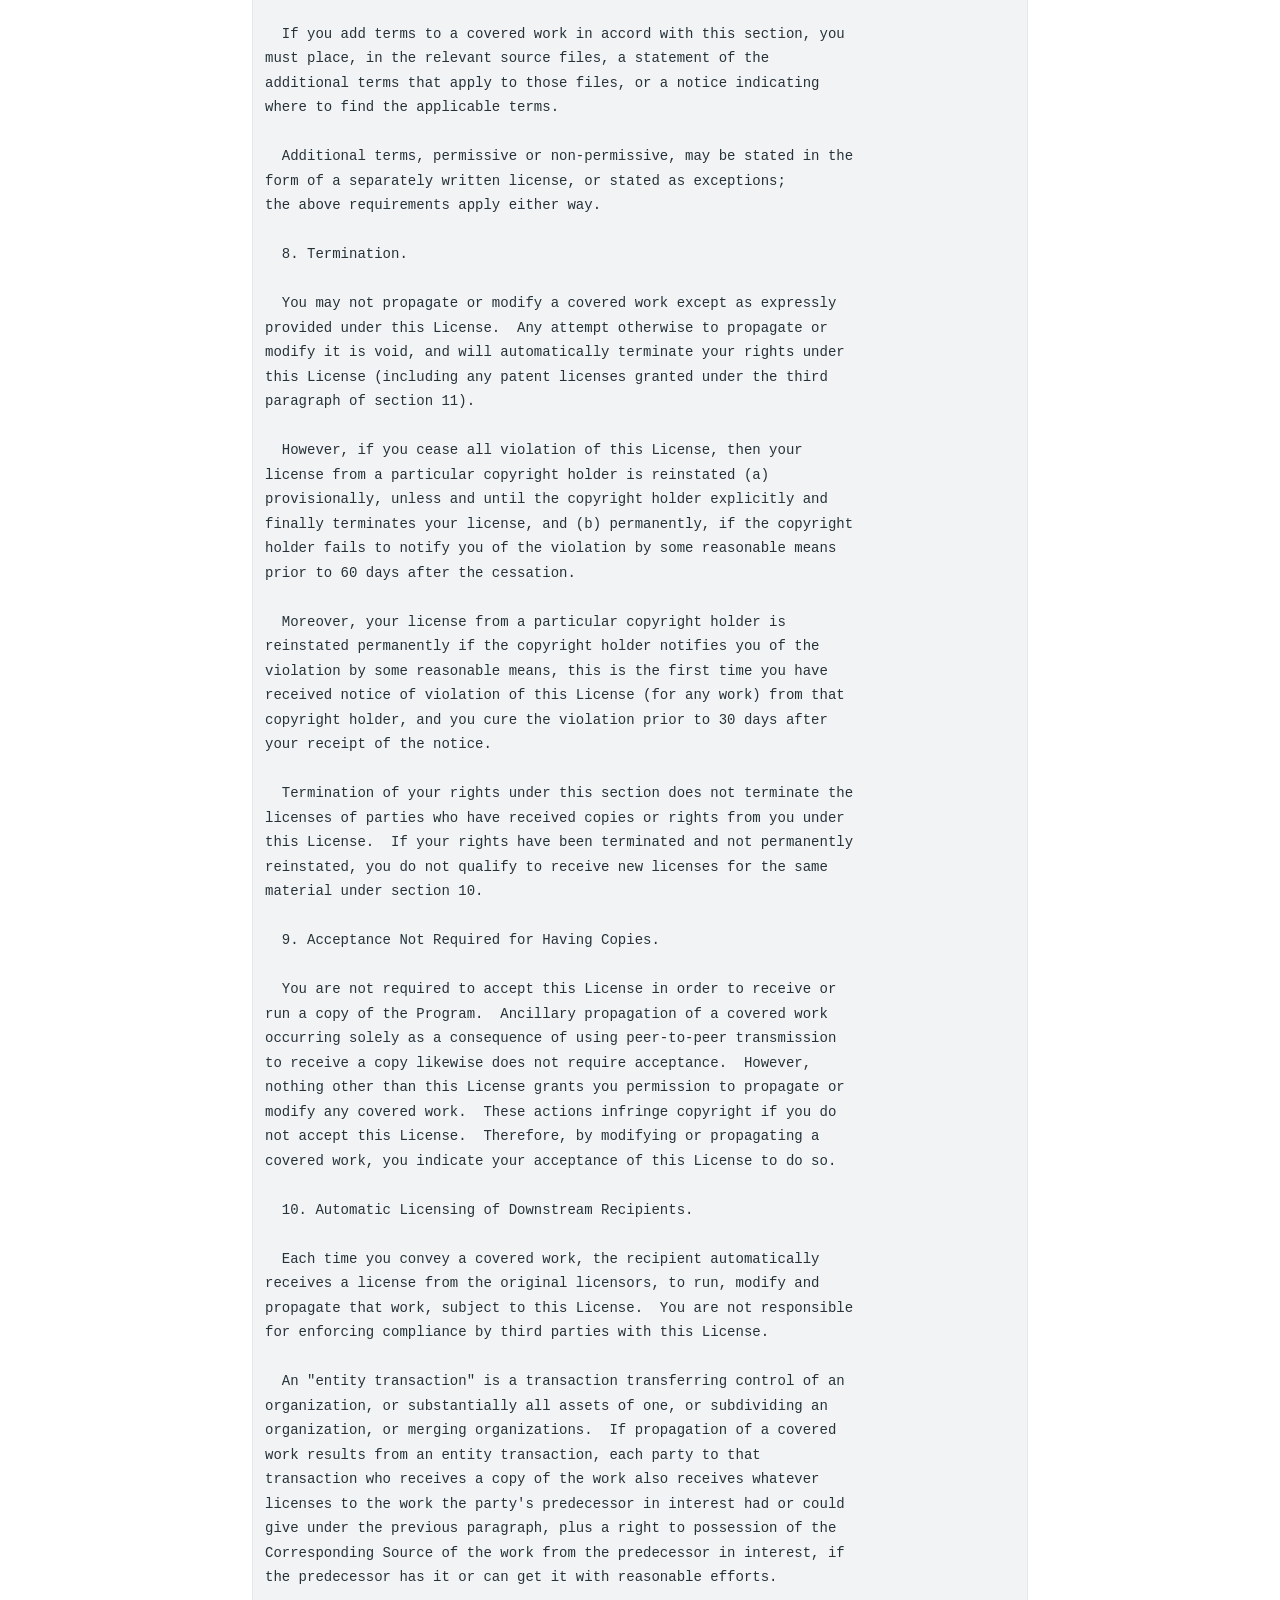
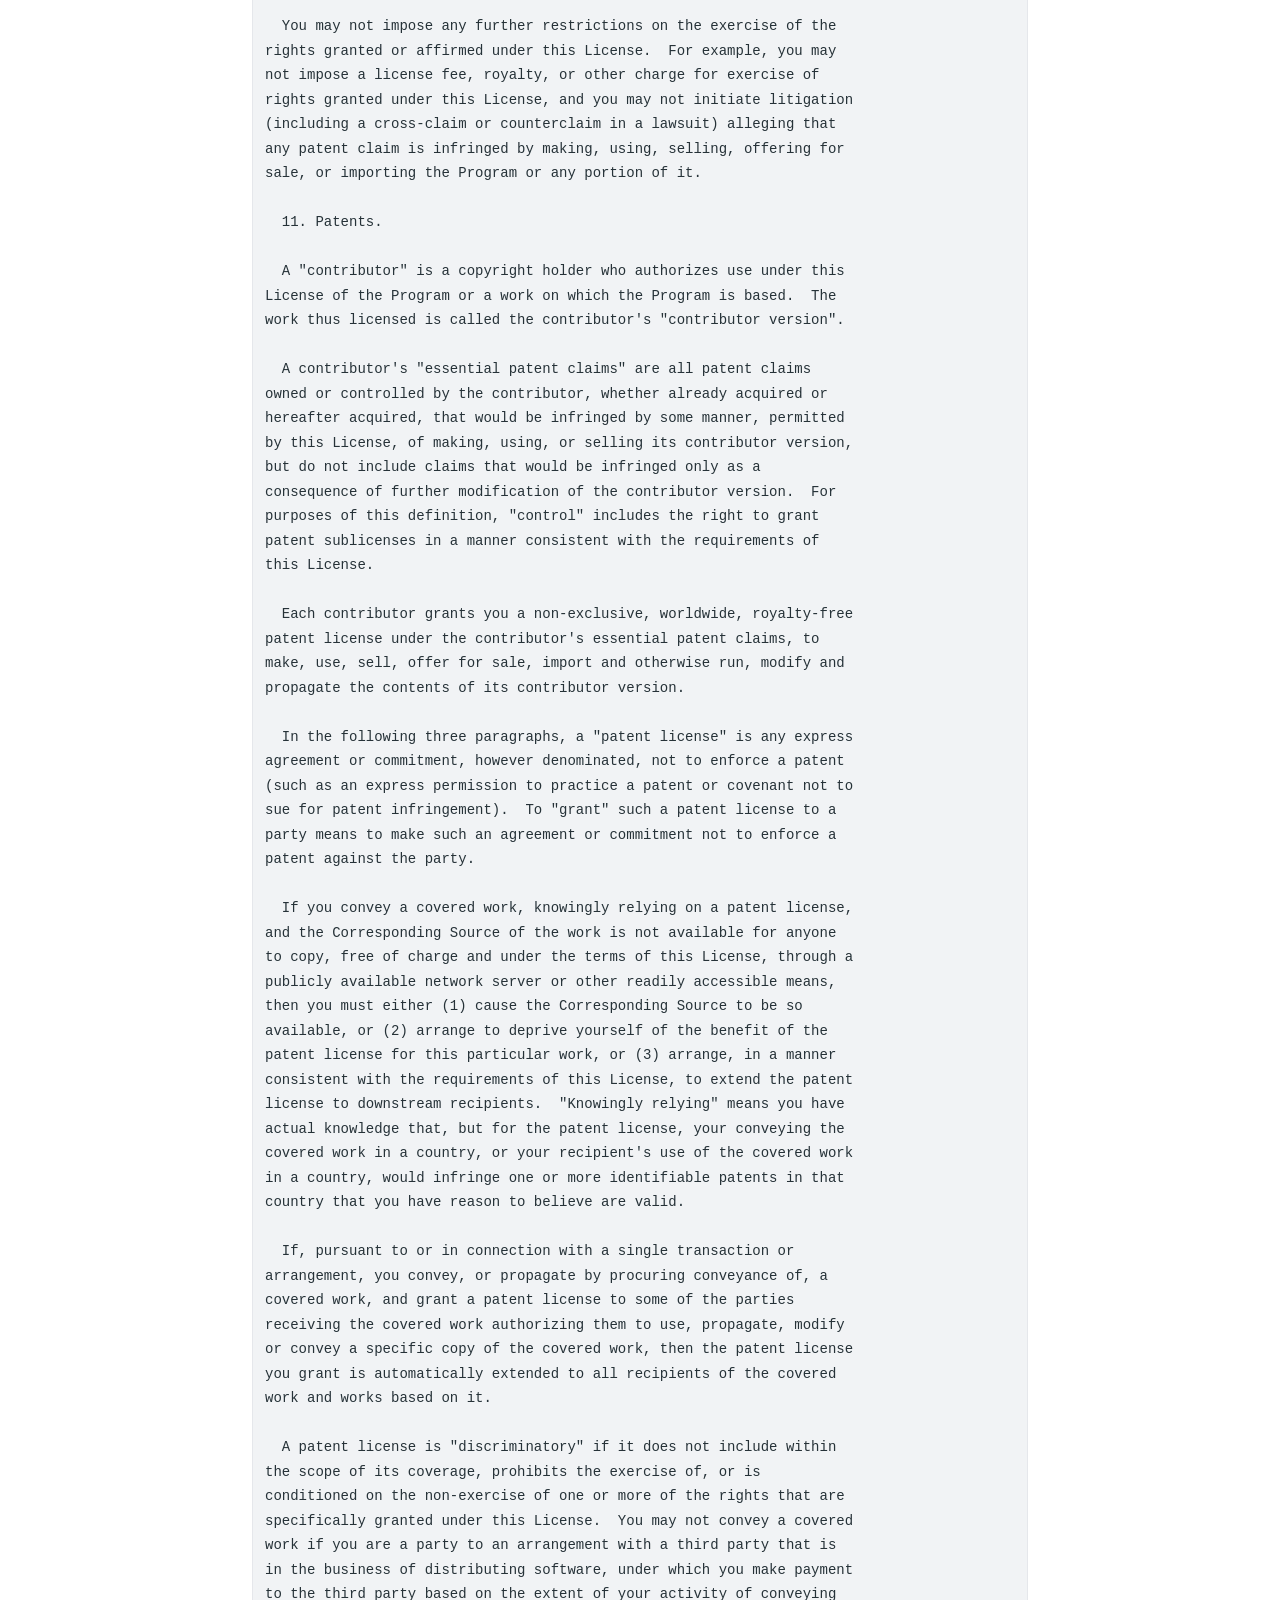
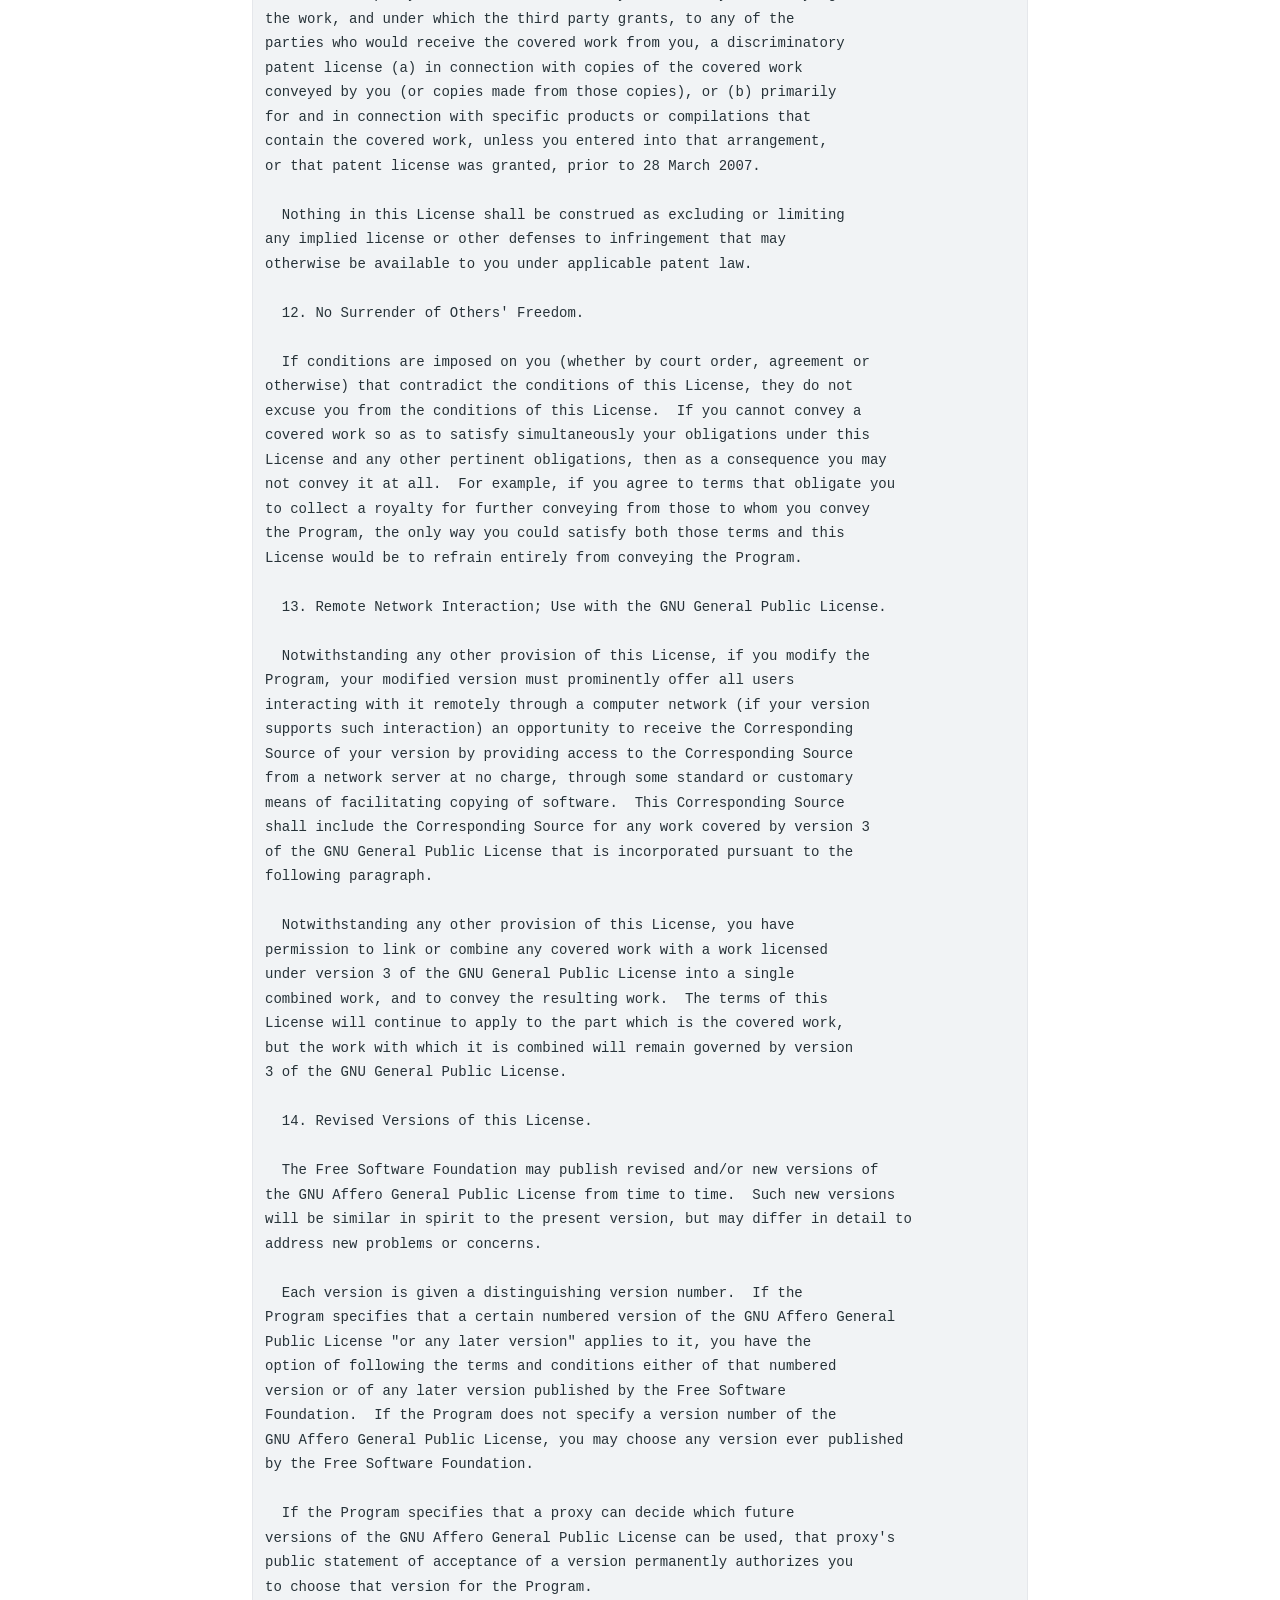
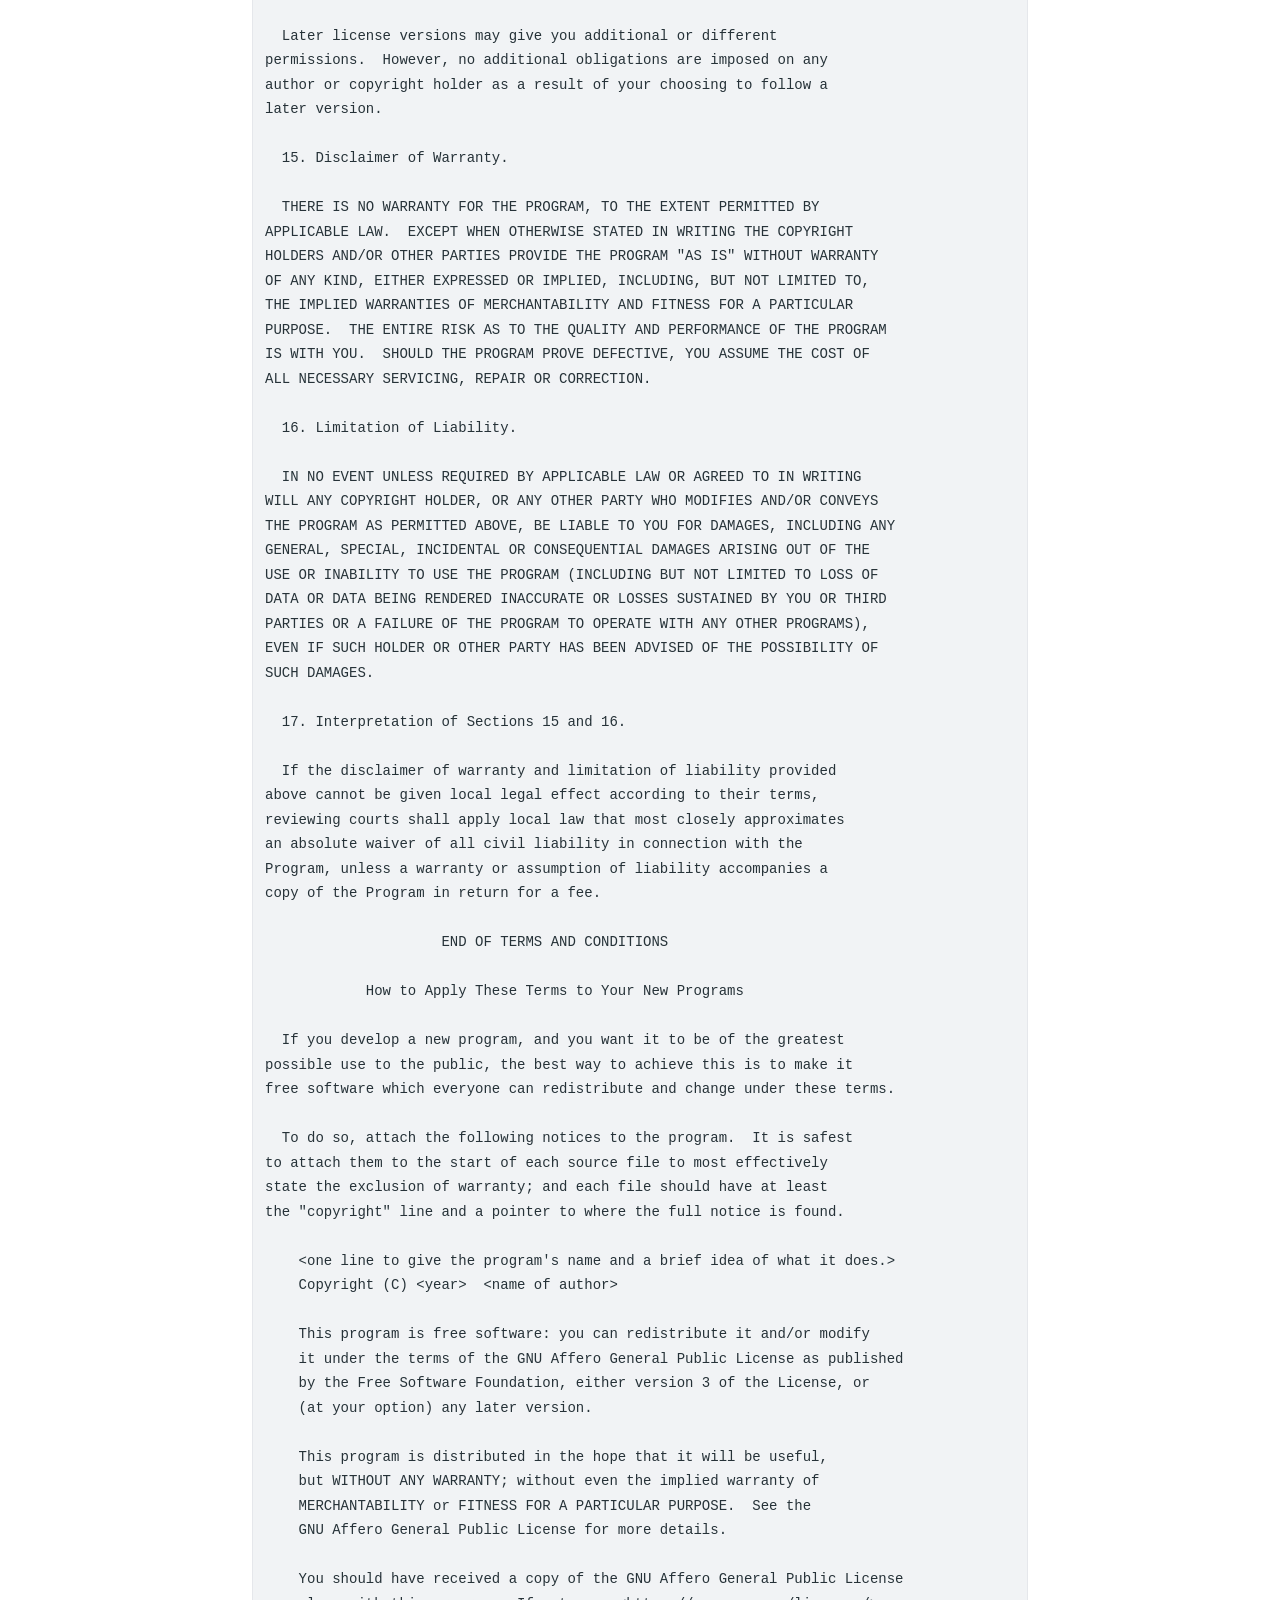
<file: LICENSE-text.html>
<!DOCTYPE html>
<!-- Generated by pkgdown: do not edit by hand --><html lang="en"><head><meta http-equiv="Content-Type" content="text/html; charset=UTF-8"><meta charset="utf-8"><meta http-equiv="X-UA-Compatible" content="IE=edge"><meta name="viewport" content="width=device-width, initial-scale=1, shrink-to-fit=no"><title>License • dtsus</title><script src="deps/jquery-3.6.0/jquery-3.6.0.min.js"></script><meta name="viewport" content="width=device-width, initial-scale=1, shrink-to-fit=no"><link href="deps/bootstrap-5.3.8/bootstrap.min.css" rel="stylesheet"><script src="deps/bootstrap-5.3.8/bootstrap.bundle.min.js"></script><link href="deps/font-awesome-6.5.2/css/all.min.css" rel="stylesheet"><link href="deps/font-awesome-6.5.2/css/v4-shims.min.css" rel="stylesheet"><script src="deps/headroom-0.11.0/headroom.min.js"></script><script src="deps/headroom-0.11.0/jQuery.headroom.min.js"></script><script src="deps/bootstrap-toc-1.0.1/bootstrap-toc.min.js"></script><script src="deps/clipboard.js-2.0.11/clipboard.min.js"></script><script src="deps/search-1.0.0/autocomplete.jquery.min.js"></script><script src="deps/search-1.0.0/fuse.min.js"></script><script src="deps/search-1.0.0/mark.min.js"></script><!-- pkgdown --><script src="pkgdown.js"></script><link href="extra.css" rel="stylesheet"><meta property="og:title" content="License"><link rel="preconnect" href="https://fonts.googleapis.com"><link rel="preconnect" href="https://fonts.gstatic.com" crossorigin><link href="https://fonts.googleapis.com/css2?family=Inter:wght@400;500;600;700&amp;display=swap" rel="stylesheet"></head><body>
    <a href="#main" class="visually-hidden-focusable">Skip to contents</a>


    <nav class="navbar navbar-expand-lg fixed-top bg-light" data-bs-theme="light" aria-label="Site navigation"><div class="container">

    <a class="navbar-brand me-2" href="index.html">dtsus</a>

    <small class="nav-text text-muted me-auto" data-bs-toggle="tooltip" data-bs-placement="bottom" title="">0.3.0</small>


    <button class="navbar-toggler" type="button" data-bs-toggle="collapse" data-bs-target="#navbar" aria-controls="navbar" aria-expanded="false" aria-label="Toggle navigation">
      <span class="navbar-toggler-icon"></span>
    </button>

    <div id="navbar" class="collapse navbar-collapse ms-3">
      <ul class="navbar-nav me-auto"><li class="nav-item"><a class="nav-link" href="reference/index.html">Reference</a></li>
<li class="nav-item dropdown">
  <button class="nav-link dropdown-toggle" type="button" id="dropdown-estudos" data-bs-toggle="dropdown" aria-expanded="false" aria-haspopup="true">Estudos</button>
  <ul class="dropdown-menu" aria-labelledby="dropdown-estudos"><li><a class="dropdown-item" href="articles/internacoes-brasil-2025.html">Internações hospitalares no Brasil - 2025</a></li>
  </ul></li>
<li class="nav-item"><a class="nav-link" href="news/index.html">Changelog</a></li>
      </ul><ul class="navbar-nav"><li class="nav-item"><form class="form-inline" role="search">
 <input class="form-control" type="search" name="search-input" id="search-input" autocomplete="off" aria-label="Search site" placeholder="Search for" data-search-index="search.json"></form></li>
<li class="nav-item"><a class="external-link nav-link" href="https://github.com/LucasRFontes/dtsus/" aria-label="GitHub"><span class="fa fab fa-github fa-lg"></span></a></li>
      </ul></div>


  </div>
</nav><div class="container template-title-body">
<div class="row">
  <main id="main" class="col-md-9"><div class="page-header">

      <h1>License</h1>

    </div>

<pre>                    GNU AFFERO GENERAL PUBLIC LICENSE
                       Version 3, 19 November 2007

 Copyright (C) 2007 Free Software Foundation, Inc. &lt;https://fsf.org/&gt;
 Everyone is permitted to copy and distribute verbatim copies
 of this license document, but changing it is not allowed.

                            Preamble

  The GNU Affero General Public License is a free, copyleft license for
software and other kinds of works, specifically designed to ensure
cooperation with the community in the case of network server software.

  The licenses for most software and other practical works are designed
to take away your freedom to share and change the works.  By contrast,
our General Public Licenses are intended to guarantee your freedom to
share and change all versions of a program--to make sure it remains free
software for all its users.

  When we speak of free software, we are referring to freedom, not
price.  Our General Public Licenses are designed to make sure that you
have the freedom to distribute copies of free software (and charge for
them if you wish), that you receive source code or can get it if you
want it, that you can change the software or use pieces of it in new
free programs, and that you know you can do these things.

  Developers that use our General Public Licenses protect your rights
with two steps: (1) assert copyright on the software, and (2) offer
you this License which gives you legal permission to copy, distribute
and/or modify the software.

  A secondary benefit of defending all users' freedom is that
improvements made in alternate versions of the program, if they
receive widespread use, become available for other developers to
incorporate.  Many developers of free software are heartened and
encouraged by the resulting cooperation.  However, in the case of
software used on network servers, this result may fail to come about.
The GNU General Public License permits making a modified version and
letting the public access it on a server without ever releasing its
source code to the public.

  The GNU Affero General Public License is designed specifically to
ensure that, in such cases, the modified source code becomes available
to the community.  It requires the operator of a network server to
provide the source code of the modified version running there to the
users of that server.  Therefore, public use of a modified version, on
a publicly accessible server, gives the public access to the source
code of the modified version.

  An older license, called the Affero General Public License and
published by Affero, was designed to accomplish similar goals.  This is
a different license, not a version of the Affero GPL, but Affero has
released a new version of the Affero GPL which permits relicensing under
this license.

  The precise terms and conditions for copying, distribution and
modification follow.

                       TERMS AND CONDITIONS

  0. Definitions.

  "This License" refers to version 3 of the GNU Affero General Public License.

  "Copyright" also means copyright-like laws that apply to other kinds of
works, such as semiconductor masks.

  "The Program" refers to any copyrightable work licensed under this
License.  Each licensee is addressed as "you".  "Licensees" and
"recipients" may be individuals or organizations.

  To "modify" a work means to copy from or adapt all or part of the work
in a fashion requiring copyright permission, other than the making of an
exact copy.  The resulting work is called a "modified version" of the
earlier work or a work "based on" the earlier work.

  A "covered work" means either the unmodified Program or a work based
on the Program.

  To "propagate" a work means to do anything with it that, without
permission, would make you directly or secondarily liable for
infringement under applicable copyright law, except executing it on a
computer or modifying a private copy.  Propagation includes copying,
distribution (with or without modification), making available to the
public, and in some countries other activities as well.

  To "convey" a work means any kind of propagation that enables other
parties to make or receive copies.  Mere interaction with a user through
a computer network, with no transfer of a copy, is not conveying.

  An interactive user interface displays "Appropriate Legal Notices"
to the extent that it includes a convenient and prominently visible
feature that (1) displays an appropriate copyright notice, and (2)
tells the user that there is no warranty for the work (except to the
extent that warranties are provided), that licensees may convey the
work under this License, and how to view a copy of this License.  If
the interface presents a list of user commands or options, such as a
menu, a prominent item in the list meets this criterion.

  1. Source Code.

  The "source code" for a work means the preferred form of the work
for making modifications to it.  "Object code" means any non-source
form of a work.

  A "Standard Interface" means an interface that either is an official
standard defined by a recognized standards body, or, in the case of
interfaces specified for a particular programming language, one that
is widely used among developers working in that language.

  The "System Libraries" of an executable work include anything, other
than the work as a whole, that (a) is included in the normal form of
packaging a Major Component, but which is not part of that Major
Component, and (b) serves only to enable use of the work with that
Major Component, or to implement a Standard Interface for which an
implementation is available to the public in source code form.  A
"Major Component", in this context, means a major essential component
(kernel, window system, and so on) of the specific operating system
(if any) on which the executable work runs, or a compiler used to
produce the work, or an object code interpreter used to run it.

  The "Corresponding Source" for a work in object code form means all
the source code needed to generate, install, and (for an executable
work) run the object code and to modify the work, including scripts to
control those activities.  However, it does not include the work's
System Libraries, or general-purpose tools or generally available free
programs which are used unmodified in performing those activities but
which are not part of the work.  For example, Corresponding Source
includes interface definition files associated with source files for
the work, and the source code for shared libraries and dynamically
linked subprograms that the work is specifically designed to require,
such as by intimate data communication or control flow between those
subprograms and other parts of the work.

  The Corresponding Source need not include anything that users
can regenerate automatically from other parts of the Corresponding
Source.

  The Corresponding Source for a work in source code form is that
same work.

  2. Basic Permissions.

  All rights granted under this License are granted for the term of
copyright on the Program, and are irrevocable provided the stated
conditions are met.  This License explicitly affirms your unlimited
permission to run the unmodified Program.  The output from running a
covered work is covered by this License only if the output, given its
content, constitutes a covered work.  This License acknowledges your
rights of fair use or other equivalent, as provided by copyright law.

  You may make, run and propagate covered works that you do not
convey, without conditions so long as your license otherwise remains
in force.  You may convey covered works to others for the sole purpose
of having them make modifications exclusively for you, or provide you
with facilities for running those works, provided that you comply with
the terms of this License in conveying all material for which you do
not control copyright.  Those thus making or running the covered works
for you must do so exclusively on your behalf, under your direction
and control, on terms that prohibit them from making any copies of
your copyrighted material outside their relationship with you.

  Conveying under any other circumstances is permitted solely under
the conditions stated below.  Sublicensing is not allowed; section 10
makes it unnecessary.

  3. Protecting Users' Legal Rights From Anti-Circumvention Law.

  No covered work shall be deemed part of an effective technological
measure under any applicable law fulfilling obligations under article
11 of the WIPO copyright treaty adopted on 20 December 1996, or
similar laws prohibiting or restricting circumvention of such
measures.

  When you convey a covered work, you waive any legal power to forbid
circumvention of technological measures to the extent such circumvention
is effected by exercising rights under this License with respect to
the covered work, and you disclaim any intention to limit operation or
modification of the work as a means of enforcing, against the work's
users, your or third parties' legal rights to forbid circumvention of
technological measures.

  4. Conveying Verbatim Copies.

  You may convey verbatim copies of the Program's source code as you
receive it, in any medium, provided that you conspicuously and
appropriately publish on each copy an appropriate copyright notice;
keep intact all notices stating that this License and any
non-permissive terms added in accord with section 7 apply to the code;
keep intact all notices of the absence of any warranty; and give all
recipients a copy of this License along with the Program.

  You may charge any price or no price for each copy that you convey,
and you may offer support or warranty protection for a fee.

  5. Conveying Modified Source Versions.

  You may convey a work based on the Program, or the modifications to
produce it from the Program, in the form of source code under the
terms of section 4, provided that you also meet all of these conditions:

    a) The work must carry prominent notices stating that you modified
    it, and giving a relevant date.

    b) The work must carry prominent notices stating that it is
    released under this License and any conditions added under section
    7.  This requirement modifies the requirement in section 4 to
    "keep intact all notices".

    c) You must license the entire work, as a whole, under this
    License to anyone who comes into possession of a copy.  This
    License will therefore apply, along with any applicable section 7
    additional terms, to the whole of the work, and all its parts,
    regardless of how they are packaged.  This License gives no
    permission to license the work in any other way, but it does not
    invalidate such permission if you have separately received it.

    d) If the work has interactive user interfaces, each must display
    Appropriate Legal Notices; however, if the Program has interactive
    interfaces that do not display Appropriate Legal Notices, your
    work need not make them do so.

  A compilation of a covered work with other separate and independent
works, which are not by their nature extensions of the covered work,
and which are not combined with it such as to form a larger program,
in or on a volume of a storage or distribution medium, is called an
"aggregate" if the compilation and its resulting copyright are not
used to limit the access or legal rights of the compilation's users
beyond what the individual works permit.  Inclusion of a covered work
in an aggregate does not cause this License to apply to the other
parts of the aggregate.

  6. Conveying Non-Source Forms.

  You may convey a covered work in object code form under the terms
of sections 4 and 5, provided that you also convey the
machine-readable Corresponding Source under the terms of this License,
in one of these ways:

    a) Convey the object code in, or embodied in, a physical product
    (including a physical distribution medium), accompanied by the
    Corresponding Source fixed on a durable physical medium
    customarily used for software interchange.

    b) Convey the object code in, or embodied in, a physical product
    (including a physical distribution medium), accompanied by a
    written offer, valid for at least three years and valid for as
    long as you offer spare parts or customer support for that product
    model, to give anyone who possesses the object code either (1) a
    copy of the Corresponding Source for all the software in the
    product that is covered by this License, on a durable physical
    medium customarily used for software interchange, for a price no
    more than your reasonable cost of physically performing this
    conveying of source, or (2) access to copy the
    Corresponding Source from a network server at no charge.

    c) Convey individual copies of the object code with a copy of the
    written offer to provide the Corresponding Source.  This
    alternative is allowed only occasionally and noncommercially, and
    only if you received the object code with such an offer, in accord
    with subsection 6b.

    d) Convey the object code by offering access from a designated
    place (gratis or for a charge), and offer equivalent access to the
    Corresponding Source in the same way through the same place at no
    further charge.  You need not require recipients to copy the
    Corresponding Source along with the object code.  If the place to
    copy the object code is a network server, the Corresponding Source
    may be on a different server (operated by you or a third party)
    that supports equivalent copying facilities, provided you maintain
    clear directions next to the object code saying where to find the
    Corresponding Source.  Regardless of what server hosts the
    Corresponding Source, you remain obligated to ensure that it is
    available for as long as needed to satisfy these requirements.

    e) Convey the object code using peer-to-peer transmission, provided
    you inform other peers where the object code and Corresponding
    Source of the work are being offered to the general public at no
    charge under subsection 6d.

  A separable portion of the object code, whose source code is excluded
from the Corresponding Source as a System Library, need not be
included in conveying the object code work.

  A "User Product" is either (1) a "consumer product", which means any
tangible personal property which is normally used for personal, family,
or household purposes, or (2) anything designed or sold for incorporation
into a dwelling.  In determining whether a product is a consumer product,
doubtful cases shall be resolved in favor of coverage.  For a particular
product received by a particular user, "normally used" refers to a
typical or common use of that class of product, regardless of the status
of the particular user or of the way in which the particular user
actually uses, or expects or is expected to use, the product.  A product
is a consumer product regardless of whether the product has substantial
commercial, industrial or non-consumer uses, unless such uses represent
the only significant mode of use of the product.

  "Installation Information" for a User Product means any methods,
procedures, authorization keys, or other information required to install
and execute modified versions of a covered work in that User Product from
a modified version of its Corresponding Source.  The information must
suffice to ensure that the continued functioning of the modified object
code is in no case prevented or interfered with solely because
modification has been made.

  If you convey an object code work under this section in, or with, or
specifically for use in, a User Product, and the conveying occurs as
part of a transaction in which the right of possession and use of the
User Product is transferred to the recipient in perpetuity or for a
fixed term (regardless of how the transaction is characterized), the
Corresponding Source conveyed under this section must be accompanied
by the Installation Information.  But this requirement does not apply
if neither you nor any third party retains the ability to install
modified object code on the User Product (for example, the work has
been installed in ROM).

  The requirement to provide Installation Information does not include a
requirement to continue to provide support service, warranty, or updates
for a work that has been modified or installed by the recipient, or for
the User Product in which it has been modified or installed.  Access to a
network may be denied when the modification itself materially and
adversely affects the operation of the network or violates the rules and
protocols for communication across the network.

  Corresponding Source conveyed, and Installation Information provided,
in accord with this section must be in a format that is publicly
documented (and with an implementation available to the public in
source code form), and must require no special password or key for
unpacking, reading or copying.

  7. Additional Terms.

  "Additional permissions" are terms that supplement the terms of this
License by making exceptions from one or more of its conditions.
Additional permissions that are applicable to the entire Program shall
be treated as though they were included in this License, to the extent
that they are valid under applicable law.  If additional permissions
apply only to part of the Program, that part may be used separately
under those permissions, but the entire Program remains governed by
this License without regard to the additional permissions.

  When you convey a copy of a covered work, you may at your option
remove any additional permissions from that copy, or from any part of
it.  (Additional permissions may be written to require their own
removal in certain cases when you modify the work.)  You may place
additional permissions on material, added by you to a covered work,
for which you have or can give appropriate copyright permission.

  Notwithstanding any other provision of this License, for material you
add to a covered work, you may (if authorized by the copyright holders of
that material) supplement the terms of this License with terms:

    a) Disclaiming warranty or limiting liability differently from the
    terms of sections 15 and 16 of this License; or

    b) Requiring preservation of specified reasonable legal notices or
    author attributions in that material or in the Appropriate Legal
    Notices displayed by works containing it; or

    c) Prohibiting misrepresentation of the origin of that material, or
    requiring that modified versions of such material be marked in
    reasonable ways as different from the original version; or

    d) Limiting the use for publicity purposes of names of licensors or
    authors of the material; or

    e) Declining to grant rights under trademark law for use of some
    trade names, trademarks, or service marks; or

    f) Requiring indemnification of licensors and authors of that
    material by anyone who conveys the material (or modified versions of
    it) with contractual assumptions of liability to the recipient, for
    any liability that these contractual assumptions directly impose on
    those licensors and authors.

  All other non-permissive additional terms are considered "further
restrictions" within the meaning of section 10.  If the Program as you
received it, or any part of it, contains a notice stating that it is
governed by this License along with a term that is a further
restriction, you may remove that term.  If a license document contains
a further restriction but permits relicensing or conveying under this
License, you may add to a covered work material governed by the terms
of that license document, provided that the further restriction does
not survive such relicensing or conveying.

  If you add terms to a covered work in accord with this section, you
must place, in the relevant source files, a statement of the
additional terms that apply to those files, or a notice indicating
where to find the applicable terms.

  Additional terms, permissive or non-permissive, may be stated in the
form of a separately written license, or stated as exceptions;
the above requirements apply either way.

  8. Termination.

  You may not propagate or modify a covered work except as expressly
provided under this License.  Any attempt otherwise to propagate or
modify it is void, and will automatically terminate your rights under
this License (including any patent licenses granted under the third
paragraph of section 11).

  However, if you cease all violation of this License, then your
license from a particular copyright holder is reinstated (a)
provisionally, unless and until the copyright holder explicitly and
finally terminates your license, and (b) permanently, if the copyright
holder fails to notify you of the violation by some reasonable means
prior to 60 days after the cessation.

  Moreover, your license from a particular copyright holder is
reinstated permanently if the copyright holder notifies you of the
violation by some reasonable means, this is the first time you have
received notice of violation of this License (for any work) from that
copyright holder, and you cure the violation prior to 30 days after
your receipt of the notice.

  Termination of your rights under this section does not terminate the
licenses of parties who have received copies or rights from you under
this License.  If your rights have been terminated and not permanently
reinstated, you do not qualify to receive new licenses for the same
material under section 10.

  9. Acceptance Not Required for Having Copies.

  You are not required to accept this License in order to receive or
run a copy of the Program.  Ancillary propagation of a covered work
occurring solely as a consequence of using peer-to-peer transmission
to receive a copy likewise does not require acceptance.  However,
nothing other than this License grants you permission to propagate or
modify any covered work.  These actions infringe copyright if you do
not accept this License.  Therefore, by modifying or propagating a
covered work, you indicate your acceptance of this License to do so.

  10. Automatic Licensing of Downstream Recipients.

  Each time you convey a covered work, the recipient automatically
receives a license from the original licensors, to run, modify and
propagate that work, subject to this License.  You are not responsible
for enforcing compliance by third parties with this License.

  An "entity transaction" is a transaction transferring control of an
organization, or substantially all assets of one, or subdividing an
organization, or merging organizations.  If propagation of a covered
work results from an entity transaction, each party to that
transaction who receives a copy of the work also receives whatever
licenses to the work the party's predecessor in interest had or could
give under the previous paragraph, plus a right to possession of the
Corresponding Source of the work from the predecessor in interest, if
the predecessor has it or can get it with reasonable efforts.

  You may not impose any further restrictions on the exercise of the
rights granted or affirmed under this License.  For example, you may
not impose a license fee, royalty, or other charge for exercise of
rights granted under this License, and you may not initiate litigation
(including a cross-claim or counterclaim in a lawsuit) alleging that
any patent claim is infringed by making, using, selling, offering for
sale, or importing the Program or any portion of it.

  11. Patents.

  A "contributor" is a copyright holder who authorizes use under this
License of the Program or a work on which the Program is based.  The
work thus licensed is called the contributor's "contributor version".

  A contributor's "essential patent claims" are all patent claims
owned or controlled by the contributor, whether already acquired or
hereafter acquired, that would be infringed by some manner, permitted
by this License, of making, using, or selling its contributor version,
but do not include claims that would be infringed only as a
consequence of further modification of the contributor version.  For
purposes of this definition, "control" includes the right to grant
patent sublicenses in a manner consistent with the requirements of
this License.

  Each contributor grants you a non-exclusive, worldwide, royalty-free
patent license under the contributor's essential patent claims, to
make, use, sell, offer for sale, import and otherwise run, modify and
propagate the contents of its contributor version.

  In the following three paragraphs, a "patent license" is any express
agreement or commitment, however denominated, not to enforce a patent
(such as an express permission to practice a patent or covenant not to
sue for patent infringement).  To "grant" such a patent license to a
party means to make such an agreement or commitment not to enforce a
patent against the party.

  If you convey a covered work, knowingly relying on a patent license,
and the Corresponding Source of the work is not available for anyone
to copy, free of charge and under the terms of this License, through a
publicly available network server or other readily accessible means,
then you must either (1) cause the Corresponding Source to be so
available, or (2) arrange to deprive yourself of the benefit of the
patent license for this particular work, or (3) arrange, in a manner
consistent with the requirements of this License, to extend the patent
license to downstream recipients.  "Knowingly relying" means you have
actual knowledge that, but for the patent license, your conveying the
covered work in a country, or your recipient's use of the covered work
in a country, would infringe one or more identifiable patents in that
country that you have reason to believe are valid.

  If, pursuant to or in connection with a single transaction or
arrangement, you convey, or propagate by procuring conveyance of, a
covered work, and grant a patent license to some of the parties
receiving the covered work authorizing them to use, propagate, modify
or convey a specific copy of the covered work, then the patent license
you grant is automatically extended to all recipients of the covered
work and works based on it.

  A patent license is "discriminatory" if it does not include within
the scope of its coverage, prohibits the exercise of, or is
conditioned on the non-exercise of one or more of the rights that are
specifically granted under this License.  You may not convey a covered
work if you are a party to an arrangement with a third party that is
in the business of distributing software, under which you make payment
to the third party based on the extent of your activity of conveying
the work, and under which the third party grants, to any of the
parties who would receive the covered work from you, a discriminatory
patent license (a) in connection with copies of the covered work
conveyed by you (or copies made from those copies), or (b) primarily
for and in connection with specific products or compilations that
contain the covered work, unless you entered into that arrangement,
or that patent license was granted, prior to 28 March 2007.

  Nothing in this License shall be construed as excluding or limiting
any implied license or other defenses to infringement that may
otherwise be available to you under applicable patent law.

  12. No Surrender of Others' Freedom.

  If conditions are imposed on you (whether by court order, agreement or
otherwise) that contradict the conditions of this License, they do not
excuse you from the conditions of this License.  If you cannot convey a
covered work so as to satisfy simultaneously your obligations under this
License and any other pertinent obligations, then as a consequence you may
not convey it at all.  For example, if you agree to terms that obligate you
to collect a royalty for further conveying from those to whom you convey
the Program, the only way you could satisfy both those terms and this
License would be to refrain entirely from conveying the Program.

  13. Remote Network Interaction; Use with the GNU General Public License.

  Notwithstanding any other provision of this License, if you modify the
Program, your modified version must prominently offer all users
interacting with it remotely through a computer network (if your version
supports such interaction) an opportunity to receive the Corresponding
Source of your version by providing access to the Corresponding Source
from a network server at no charge, through some standard or customary
means of facilitating copying of software.  This Corresponding Source
shall include the Corresponding Source for any work covered by version 3
of the GNU General Public License that is incorporated pursuant to the
following paragraph.

  Notwithstanding any other provision of this License, you have
permission to link or combine any covered work with a work licensed
under version 3 of the GNU General Public License into a single
combined work, and to convey the resulting work.  The terms of this
License will continue to apply to the part which is the covered work,
but the work with which it is combined will remain governed by version
3 of the GNU General Public License.

  14. Revised Versions of this License.

  The Free Software Foundation may publish revised and/or new versions of
the GNU Affero General Public License from time to time.  Such new versions
will be similar in spirit to the present version, but may differ in detail to
address new problems or concerns.

  Each version is given a distinguishing version number.  If the
Program specifies that a certain numbered version of the GNU Affero General
Public License "or any later version" applies to it, you have the
option of following the terms and conditions either of that numbered
version or of any later version published by the Free Software
Foundation.  If the Program does not specify a version number of the
GNU Affero General Public License, you may choose any version ever published
by the Free Software Foundation.

  If the Program specifies that a proxy can decide which future
versions of the GNU Affero General Public License can be used, that proxy's
public statement of acceptance of a version permanently authorizes you
to choose that version for the Program.

  Later license versions may give you additional or different
permissions.  However, no additional obligations are imposed on any
author or copyright holder as a result of your choosing to follow a
later version.

  15. Disclaimer of Warranty.

  THERE IS NO WARRANTY FOR THE PROGRAM, TO THE EXTENT PERMITTED BY
APPLICABLE LAW.  EXCEPT WHEN OTHERWISE STATED IN WRITING THE COPYRIGHT
HOLDERS AND/OR OTHER PARTIES PROVIDE THE PROGRAM "AS IS" WITHOUT WARRANTY
OF ANY KIND, EITHER EXPRESSED OR IMPLIED, INCLUDING, BUT NOT LIMITED TO,
THE IMPLIED WARRANTIES OF MERCHANTABILITY AND FITNESS FOR A PARTICULAR
PURPOSE.  THE ENTIRE RISK AS TO THE QUALITY AND PERFORMANCE OF THE PROGRAM
IS WITH YOU.  SHOULD THE PROGRAM PROVE DEFECTIVE, YOU ASSUME THE COST OF
ALL NECESSARY SERVICING, REPAIR OR CORRECTION.

  16. Limitation of Liability.

  IN NO EVENT UNLESS REQUIRED BY APPLICABLE LAW OR AGREED TO IN WRITING
WILL ANY COPYRIGHT HOLDER, OR ANY OTHER PARTY WHO MODIFIES AND/OR CONVEYS
THE PROGRAM AS PERMITTED ABOVE, BE LIABLE TO YOU FOR DAMAGES, INCLUDING ANY
GENERAL, SPECIAL, INCIDENTAL OR CONSEQUENTIAL DAMAGES ARISING OUT OF THE
USE OR INABILITY TO USE THE PROGRAM (INCLUDING BUT NOT LIMITED TO LOSS OF
DATA OR DATA BEING RENDERED INACCURATE OR LOSSES SUSTAINED BY YOU OR THIRD
PARTIES OR A FAILURE OF THE PROGRAM TO OPERATE WITH ANY OTHER PROGRAMS),
EVEN IF SUCH HOLDER OR OTHER PARTY HAS BEEN ADVISED OF THE POSSIBILITY OF
SUCH DAMAGES.

  17. Interpretation of Sections 15 and 16.

  If the disclaimer of warranty and limitation of liability provided
above cannot be given local legal effect according to their terms,
reviewing courts shall apply local law that most closely approximates
an absolute waiver of all civil liability in connection with the
Program, unless a warranty or assumption of liability accompanies a
copy of the Program in return for a fee.

                     END OF TERMS AND CONDITIONS

            How to Apply These Terms to Your New Programs

  If you develop a new program, and you want it to be of the greatest
possible use to the public, the best way to achieve this is to make it
free software which everyone can redistribute and change under these terms.

  To do so, attach the following notices to the program.  It is safest
to attach them to the start of each source file to most effectively
state the exclusion of warranty; and each file should have at least
the "copyright" line and a pointer to where the full notice is found.

    &lt;one line to give the program's name and a brief idea of what it does.&gt;
    Copyright (C) &lt;year&gt;  &lt;name of author&gt;

    This program is free software: you can redistribute it and/or modify
    it under the terms of the GNU Affero General Public License as published
    by the Free Software Foundation, either version 3 of the License, or
    (at your option) any later version.

    This program is distributed in the hope that it will be useful,
    but WITHOUT ANY WARRANTY; without even the implied warranty of
    MERCHANTABILITY or FITNESS FOR A PARTICULAR PURPOSE.  See the
    GNU Affero General Public License for more details.

    You should have received a copy of the GNU Affero General Public License
    along with this program.  If not, see &lt;https://www.gnu.org/licenses/&gt;.

Also add information on how to contact you by electronic and paper mail.

  If your software can interact with users remotely through a computer
network, you should also make sure that it provides a way for users to
get its source.  For example, if your program is a web application, its
interface could display a "Source" link that leads users to an archive
of the code.  There are many ways you could offer source, and different
solutions will be better for different programs; see section 13 for the
specific requirements.

  You should also get your employer (if you work as a programmer) or school,
if any, to sign a "copyright disclaimer" for the program, if necessary.
For more information on this, and how to apply and follow the GNU AGPL, see
&lt;https://www.gnu.org/licenses/&gt;.
</pre>

  </main></div>


    <footer><div class="pkgdown-footer-left">
  <p>Developed by Lucas Fontes, Raquel Schneider.</p>
</div>

<div class="pkgdown-footer-right">
  <p>Site built with <a href="https://pkgdown.r-lib.org/" class="external-link">pkgdown</a> 2.2.1.</p>
</div>

    </footer></div>





  </body></html>
</file>
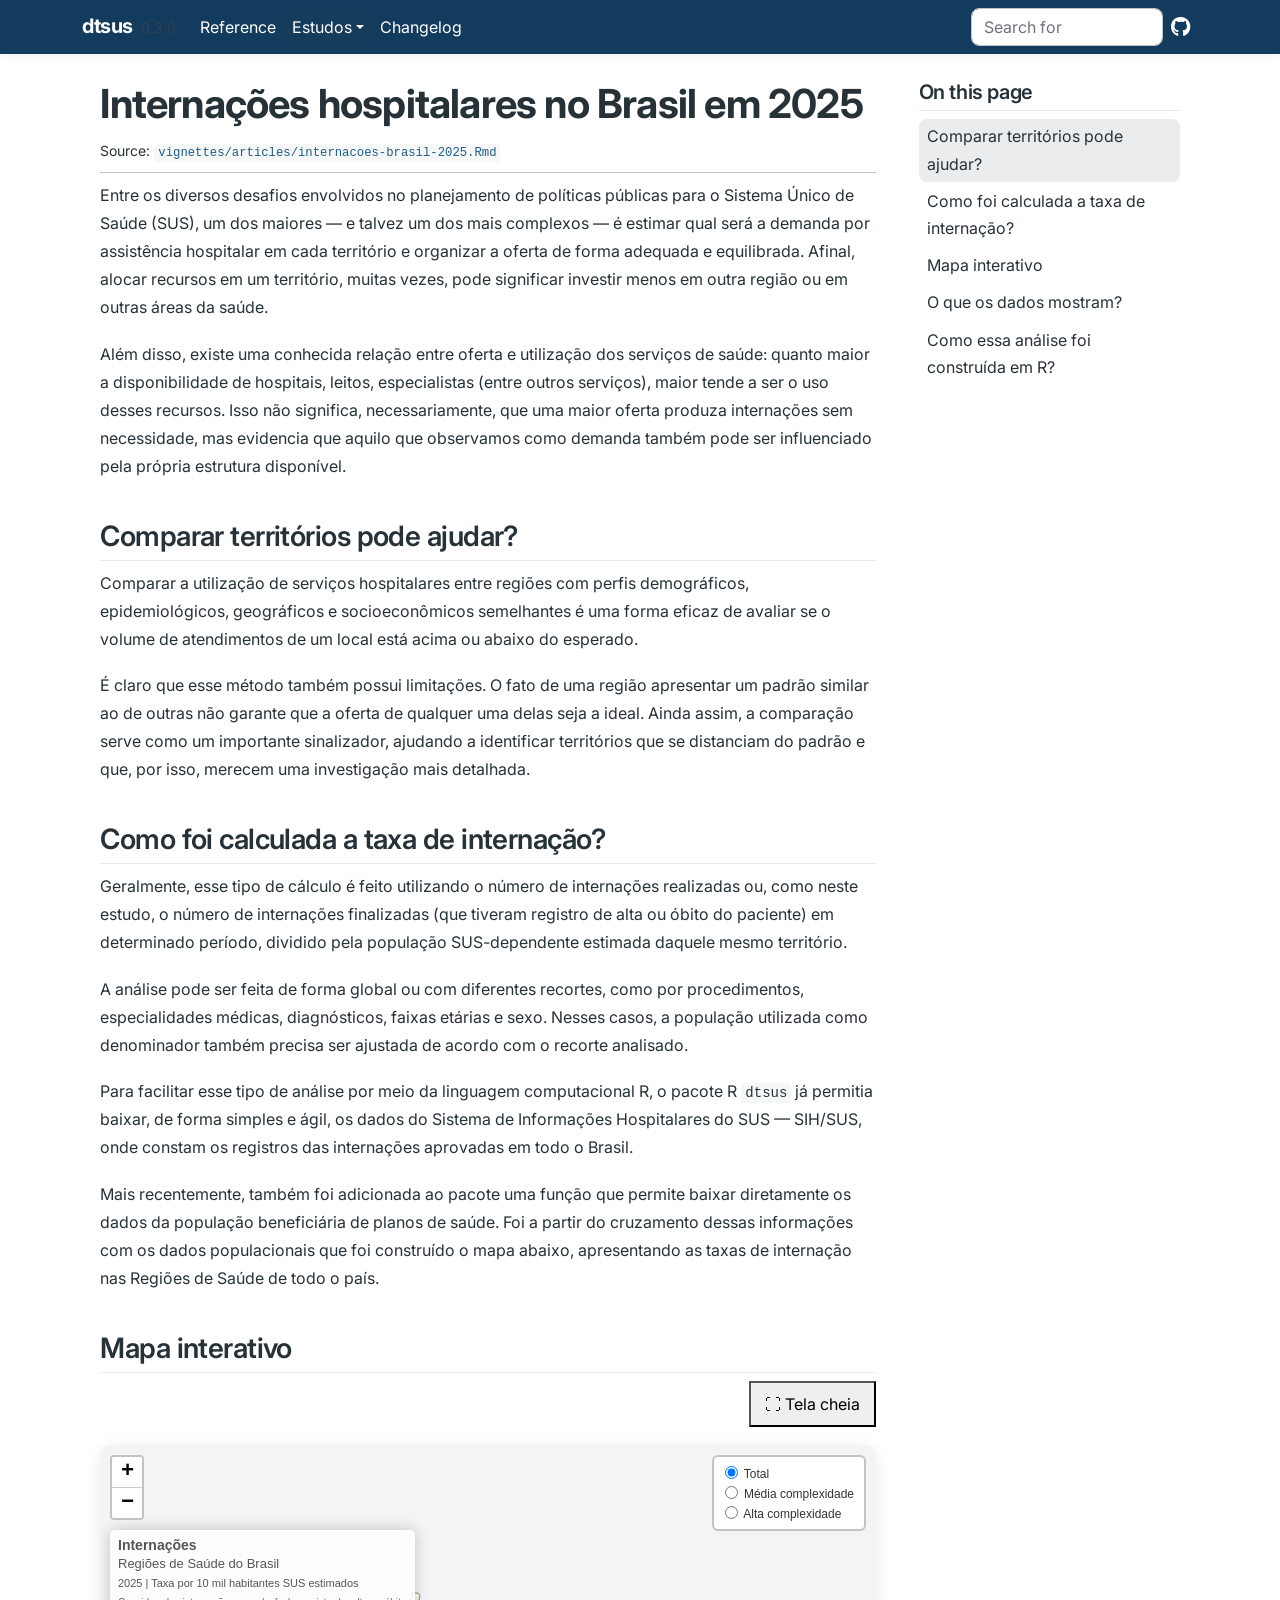
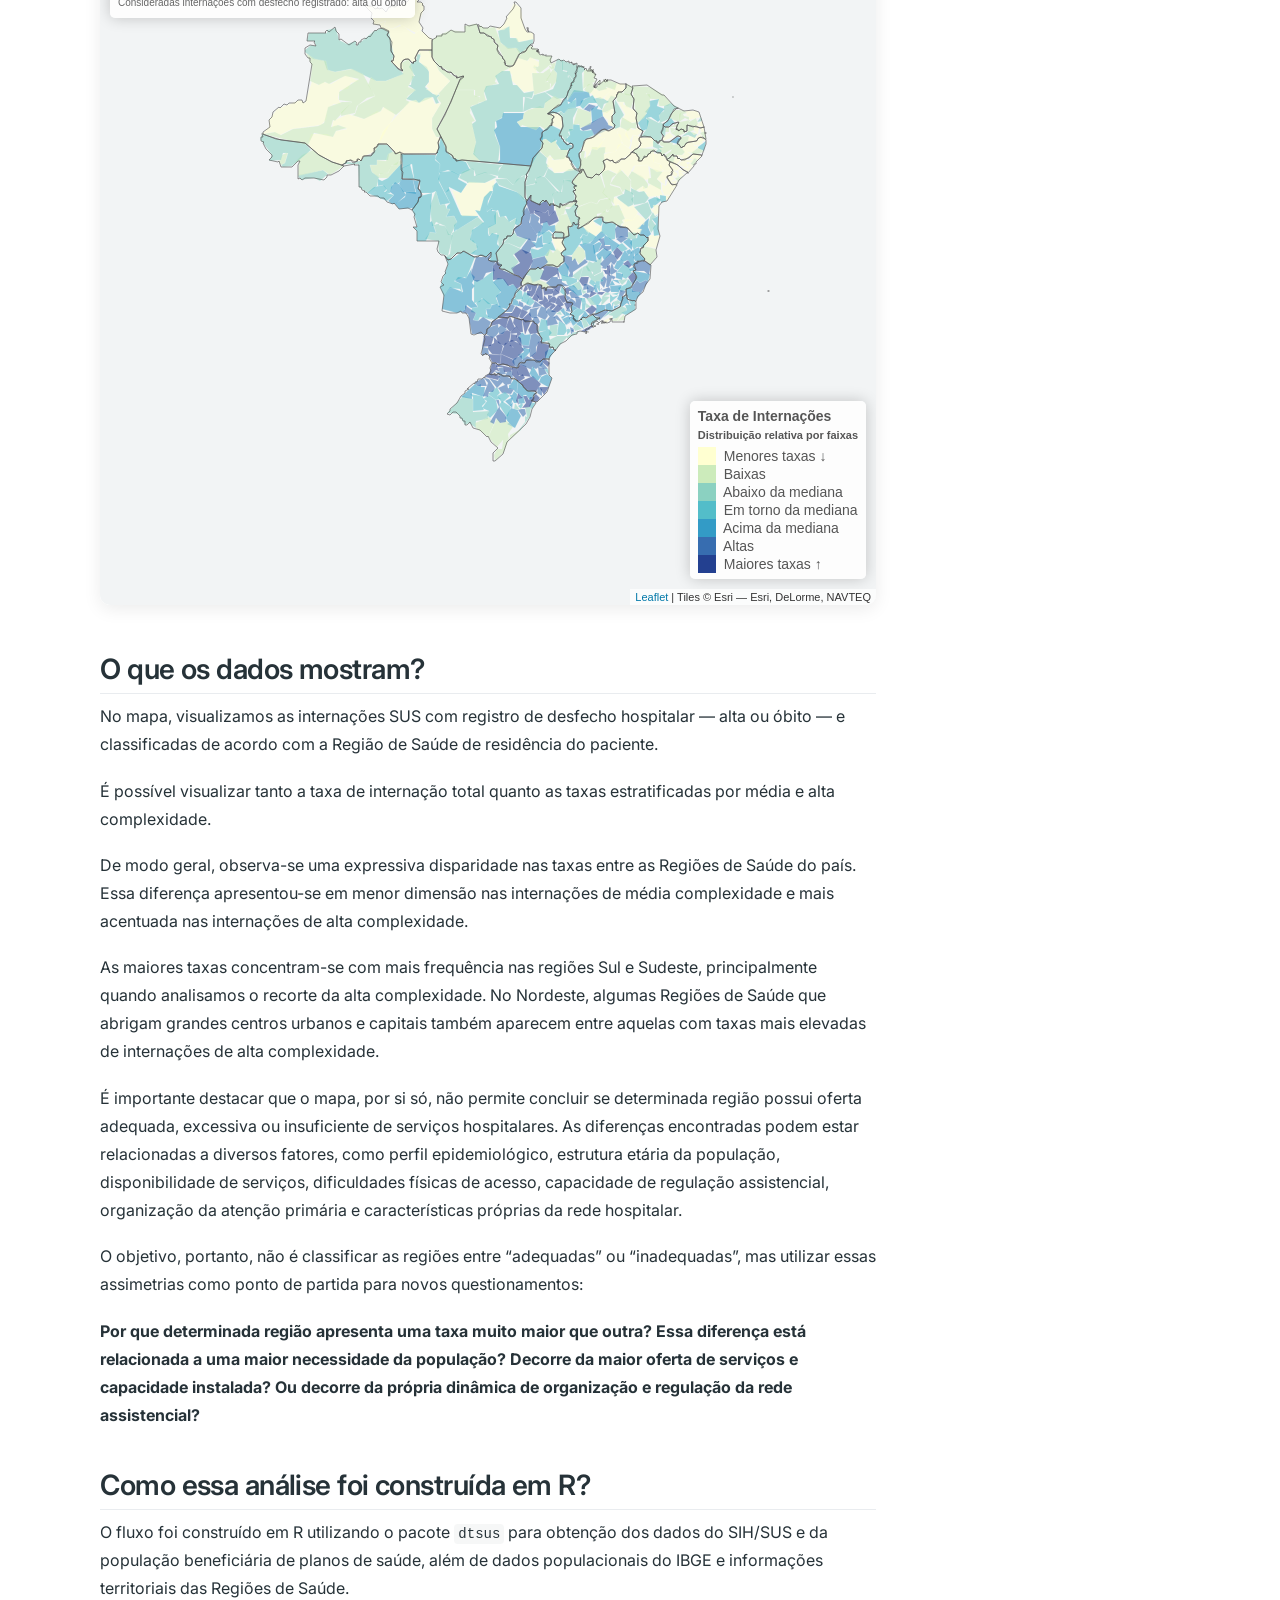
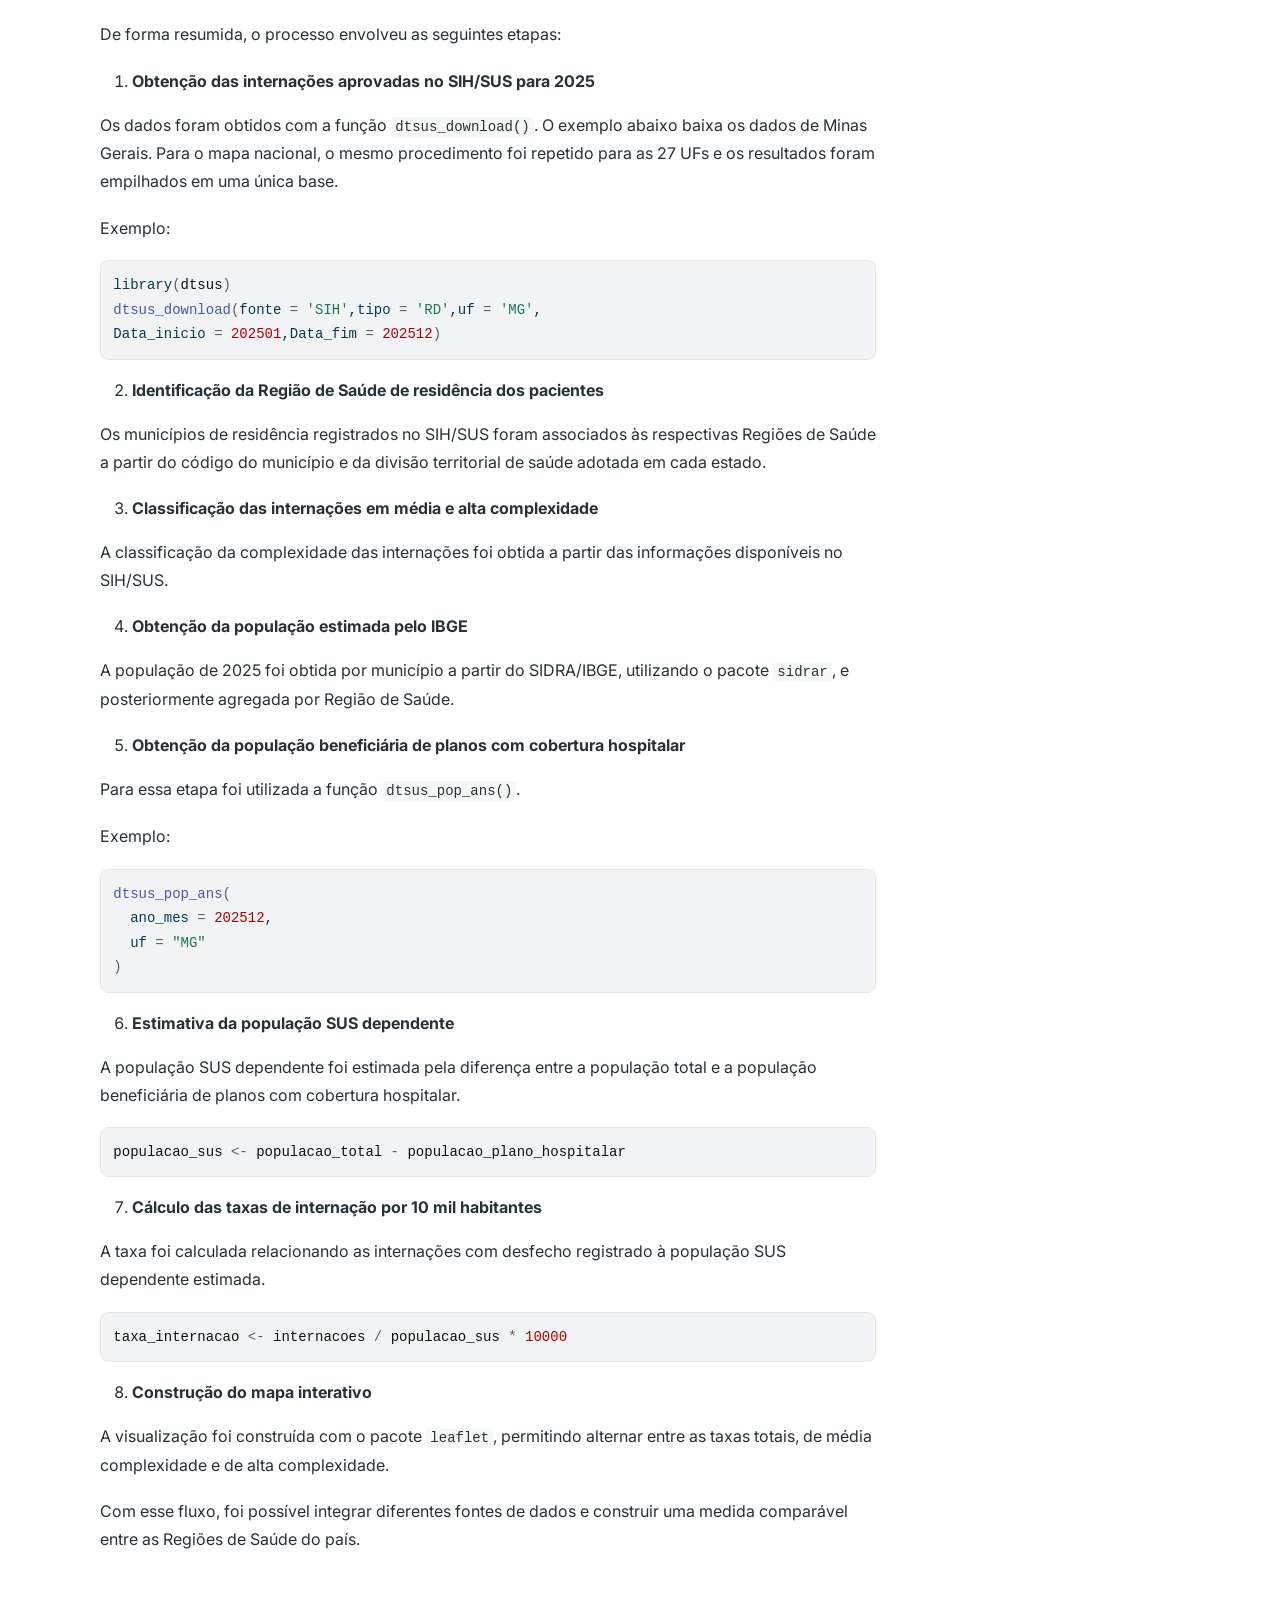
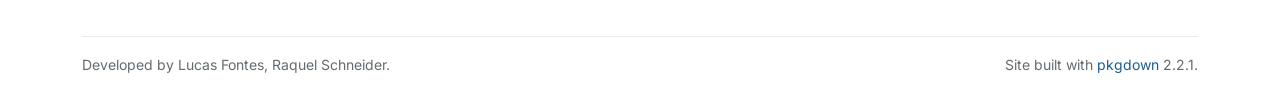
<file: articles/internacoes-brasil-2025.html>
<!DOCTYPE html>
<!-- Generated by pkgdown: do not edit by hand --><html lang="en">
<head>
<meta http-equiv="Content-Type" content="text/html; charset=UTF-8">
<meta charset="utf-8">
<meta http-equiv="X-UA-Compatible" content="IE=edge">
<meta name="viewport" content="width=device-width, initial-scale=1, shrink-to-fit=no">
<title>Internações hospitalares no Brasil em 2025 • dtsus</title>
<script src="../deps/jquery-3.6.0/jquery-3.6.0.min.js"></script><meta name="viewport" content="width=device-width, initial-scale=1, shrink-to-fit=no">
<link href="../deps/bootstrap-5.3.8/bootstrap.min.css" rel="stylesheet">
<script src="../deps/bootstrap-5.3.8/bootstrap.bundle.min.js"></script><link href="../deps/font-awesome-6.5.2/css/all.min.css" rel="stylesheet">
<link href="../deps/font-awesome-6.5.2/css/v4-shims.min.css" rel="stylesheet">
<script src="../deps/headroom-0.11.0/headroom.min.js"></script><script src="../deps/headroom-0.11.0/jQuery.headroom.min.js"></script><script src="../deps/bootstrap-toc-1.0.1/bootstrap-toc.min.js"></script><script src="../deps/clipboard.js-2.0.11/clipboard.min.js"></script><script src="../deps/search-1.0.0/autocomplete.jquery.min.js"></script><script src="../deps/search-1.0.0/fuse.min.js"></script><script src="../deps/search-1.0.0/mark.min.js"></script><!-- pkgdown --><script src="../pkgdown.js"></script><link href="../extra.css" rel="stylesheet">
<meta property="og:title" content="Internações hospitalares no Brasil em 2025">
<meta name="description" content="Uma análise das diferenças nas taxas de internação entre as Regiões de Saúde do Brasil.">
<meta property="og:description" content="Uma análise das diferenças nas taxas de internação entre as Regiões de Saúde do Brasil.">
<link rel="preconnect" href="https://fonts.googleapis.com">
<link rel="preconnect" href="https://fonts.gstatic.com" crossorigin>
<link href="https://fonts.googleapis.com/css2?family=Inter:wght@400;500;600;700&amp;display=swap" rel="stylesheet">
</head>
<body>
    <a href="#main" class="visually-hidden-focusable">Skip to contents</a>


    <nav class="navbar navbar-expand-lg fixed-top bg-light" data-bs-theme="light" aria-label="Site navigation"><div class="container">

    <a class="navbar-brand me-2" href="../index.html">dtsus</a>

    <small class="nav-text text-muted me-auto" data-bs-toggle="tooltip" data-bs-placement="bottom" title="">0.3.0</small>


    <button class="navbar-toggler" type="button" data-bs-toggle="collapse" data-bs-target="#navbar" aria-controls="navbar" aria-expanded="false" aria-label="Toggle navigation">
      <span class="navbar-toggler-icon"></span>
    </button>

    <div id="navbar" class="collapse navbar-collapse ms-3">
      <ul class="navbar-nav me-auto">
<li class="nav-item"><a class="nav-link" href="../reference/index.html">Reference</a></li>
<li class="active nav-item dropdown">
  <button class="nav-link dropdown-toggle" type="button" id="dropdown-estudos" data-bs-toggle="dropdown" aria-expanded="false" aria-haspopup="true">Estudos</button>
  <ul class="dropdown-menu" aria-labelledby="dropdown-estudos">
<li><a class="dropdown-item" href="../articles/internacoes-brasil-2025.html">Internações hospitalares no Brasil - 2025</a></li>
  </ul>
</li>
<li class="nav-item"><a class="nav-link" href="../news/index.html">Changelog</a></li>
      </ul>
<ul class="navbar-nav">
<li class="nav-item"><form class="form-inline" role="search">
 <input class="form-control" type="search" name="search-input" id="search-input" autocomplete="off" aria-label="Search site" placeholder="Search for" data-search-index="../search.json">
</form></li>
<li class="nav-item"><a class="external-link nav-link" href="https://github.com/LucasRFontes/dtsus/" aria-label="GitHub"><span class="fa fab fa-github fa-lg"></span></a></li>
      </ul>
</div>


  </div>
</nav><div class="container template-article">




<div class="row">
  <main id="main" class="col-md-9"><div class="page-header">

      <h1>Internações hospitalares no Brasil em 2025</h1>
            
      
      <small class="dont-index">Source: <a href="https://github.com/LucasRFontes/dtsus/blob/master/vignettes/articles/internacoes-brasil-2025.Rmd" class="external-link"><code>vignettes/articles/internacoes-brasil-2025.Rmd</code></a></small>
      <div class="d-none name"><code>internacoes-brasil-2025.Rmd</code></div>
    </div>

    
    
<p>Entre os diversos desafios envolvidos no planejamento de políticas
públicas para o Sistema Único de Saúde (SUS), um dos maiores — e talvez
um dos mais complexos — é estimar qual será a demanda por assistência
hospitalar em cada território e organizar a oferta de forma adequada e
equilibrada. Afinal, alocar recursos em um território, muitas vezes,
pode significar investir menos em outra região ou em outras áreas da
saúde.</p>
<p>Além disso, existe uma conhecida relação entre oferta e utilização
dos serviços de saúde: quanto maior a disponibilidade de hospitais,
leitos, especialistas (entre outros serviços), maior tende a ser o uso
desses recursos. Isso não significa, necessariamente, que uma maior
oferta produza internações sem necessidade, mas evidencia que aquilo que
observamos como demanda também pode ser influenciado pela própria
estrutura disponível.</p>
<div class="section level2">
<h2 id="comparar-territórios-pode-ajudar">Comparar territórios pode ajudar?<a class="anchor" aria-label="anchor" href="#comparar-territ%C3%B3rios-pode-ajudar"></a>
</h2>
<p>Comparar a utilização de serviços hospitalares entre regiões com
perfis demográficos, epidemiológicos, geográficos e socioeconômicos
semelhantes é uma forma eficaz de avaliar se o volume de atendimentos de
um local está acima ou abaixo do esperado.</p>
<p>É claro que esse método também possui limitações. O fato de uma
região apresentar um padrão similar ao de outras não garante que a
oferta de qualquer uma delas seja a ideal. Ainda assim, a comparação
serve como um importante sinalizador, ajudando a identificar territórios
que se distanciam do padrão e que, por isso, merecem uma investigação
mais detalhada.</p>
</div>
<div class="section level2">
<h2 id="como-foi-calculada-a-taxa-de-internação">Como foi calculada a taxa de internação?<a class="anchor" aria-label="anchor" href="#como-foi-calculada-a-taxa-de-interna%C3%A7%C3%A3o"></a>
</h2>
<p>Geralmente, esse tipo de cálculo é feito utilizando o número de
internações realizadas ou, como neste estudo, o número de internações
finalizadas (que tiveram registro de alta ou óbito do paciente) em
determinado período, dividido pela população SUS-dependente estimada
daquele mesmo território.</p>
<p>A análise pode ser feita de forma global ou com diferentes recortes,
como por procedimentos, especialidades médicas, diagnósticos, faixas
etárias e sexo. Nesses casos, a população utilizada como denominador
também precisa ser ajustada de acordo com o recorte analisado.</p>
<p>Para facilitar esse tipo de análise por meio da linguagem
computacional R, o pacote R <code>dtsus</code> já permitia baixar, de
forma simples e ágil, os dados do Sistema de Informações Hospitalares do
SUS — SIH/SUS, onde constam os registros das internações aprovadas em
todo o Brasil.</p>
<p>Mais recentemente, também foi adicionada ao pacote uma função que
permite baixar diretamente os dados da população beneficiária de planos
de saúde. Foi a partir do cruzamento dessas informações com os dados
populacionais que foi construído o mapa abaixo, apresentando as taxas de
internação nas Regiões de Saúde de todo o país.</p>
</div>
<div class="section level2">
<h2 id="mapa-interativo">Mapa interativo<a class="anchor" aria-label="anchor" href="#mapa-interativo"></a>
</h2>
<div style="text-align: right; margin-bottom: 8px;">
<p><button onclick="document.getElementById('mapa-brasil').requestFullscreen()" style="padding: 7px 14px; cursor: pointer;"> ⛶ Tela cheia
</button></p>
</div>
<iframe id="mapa-brasil" src="../mapas/internacoes-brasil-2025/index.html" width="100%" height="760" style="border:0;" allowfullscreen>
</iframe>
</div>
<div class="section level2">
<h2 id="o-que-os-dados-mostram">O que os dados mostram?<a class="anchor" aria-label="anchor" href="#o-que-os-dados-mostram"></a>
</h2>
<p>No mapa, visualizamos as internações SUS com registro de desfecho
hospitalar — alta ou óbito — e classificadas de acordo com a Região de
Saúde de residência do paciente.</p>
<p>É possível visualizar tanto a taxa de internação total quanto as
taxas estratificadas por média e alta complexidade.</p>
<p>De modo geral, observa-se uma expressiva disparidade nas taxas entre
as Regiões de Saúde do país. Essa diferença apresentou-se em menor
dimensão nas internações de média complexidade e mais acentuada nas
internações de alta complexidade.</p>
<p>As maiores taxas concentram-se com mais frequência nas regiões Sul e
Sudeste, principalmente quando analisamos o recorte da alta
complexidade. No Nordeste, algumas Regiões de Saúde que abrigam grandes
centros urbanos e capitais também aparecem entre aquelas com taxas mais
elevadas de internações de alta complexidade.</p>
<p>É importante destacar que o mapa, por si só, não permite concluir se
determinada região possui oferta adequada, excessiva ou insuficiente de
serviços hospitalares. As diferenças encontradas podem estar
relacionadas a diversos fatores, como perfil epidemiológico, estrutura
etária da população, disponibilidade de serviços, dificuldades físicas
de acesso, capacidade de regulação assistencial, organização da atenção
primária e características próprias da rede hospitalar.</p>
<p>O objetivo, portanto, não é classificar as regiões entre “adequadas”
ou “inadequadas”, mas utilizar essas assimetrias como ponto de partida
para novos questionamentos:</p>
<p><strong>Por que determinada região apresenta uma taxa muito maior que
outra? Essa diferença está relacionada a uma maior necessidade da
população? Decorre da maior oferta de serviços e capacidade instalada?
Ou decorre da própria dinâmica de organização e regulação da rede
assistencial?</strong></p>
</div>
<div class="section level2">
<h2 id="como-essa-análise-foi-construída-em-r">Como essa análise foi construída em R?<a class="anchor" aria-label="anchor" href="#como-essa-an%C3%A1lise-foi-constru%C3%ADda-em-r"></a>
</h2>
<p>O fluxo foi construído em R utilizando o pacote <code>dtsus</code>
para obtenção dos dados do SIH/SUS e da população beneficiária de planos
de saúde, além de dados populacionais do IBGE e informações territoriais
das Regiões de Saúde.</p>
<p>De forma resumida, o processo envolveu as seguintes etapas:</p>
<ol style="list-style-type: decimal">
<li><strong>Obtenção das internações aprovadas no SIH/SUS para
2025</strong></li>
</ol>
<p>Os dados foram obtidos com a função <code><a href="../reference/dtsus_download.html">dtsus_download()</a></code>. O
exemplo abaixo baixa os dados de Minas Gerais. Para o mapa nacional, o
mesmo procedimento foi repetido para as 27 UFs e os resultados foram
empilhados em uma única base.</p>
<p>Exemplo:</p>
<div class="sourceCode" id="cb1"><pre class="downlit sourceCode r">
<code class="sourceCode R"><span><span class="kw"><a href="https://rdrr.io/r/base/library.html" class="external-link">library</a></span><span class="op">(</span><span class="va"><a href="https://lucasrfontes.github.io/dtsus/">dtsus</a></span><span class="op">)</span></span>
<span><span class="fu"><a href="../reference/dtsus_download.html">dtsus_download</a></span><span class="op">(</span>fonte <span class="op">=</span> <span class="st">'SIH'</span>,tipo <span class="op">=</span> <span class="st">'RD'</span>,uf <span class="op">=</span> <span class="st">'MG'</span>,</span>
<span>Data_inicio <span class="op">=</span> <span class="fl">202501</span>,Data_fim <span class="op">=</span> <span class="fl">202512</span><span class="op">)</span></span></code></pre></div>
<ol start="2" style="list-style-type: decimal">
<li><strong>Identificação da Região de Saúde de residência dos
pacientes</strong></li>
</ol>
<p>Os municípios de residência registrados no SIH/SUS foram associados
às respectivas Regiões de Saúde a partir do código do município e da
divisão territorial de saúde adotada em cada estado.</p>
<ol start="3" style="list-style-type: decimal">
<li><strong>Classificação das internações em média e alta
complexidade</strong></li>
</ol>
<p>A classificação da complexidade das internações foi obtida a partir
das informações disponíveis no SIH/SUS.</p>
<ol start="4" style="list-style-type: decimal">
<li><strong>Obtenção da população estimada pelo IBGE</strong></li>
</ol>
<p>A população de 2025 foi obtida por município a partir do SIDRA/IBGE,
utilizando o pacote <code>sidrar</code>, e posteriormente agregada por
Região de Saúde.</p>
<ol start="5" style="list-style-type: decimal">
<li><strong>Obtenção da população beneficiária de planos com cobertura
hospitalar</strong></li>
</ol>
<p>Para essa etapa foi utilizada a função
<code><a href="../reference/dtsus_pop_ans.html">dtsus_pop_ans()</a></code>.</p>
<p>Exemplo:</p>
<div class="sourceCode" id="cb2"><pre class="downlit sourceCode r">
<code class="sourceCode R"><span><span class="fu"><a href="../reference/dtsus_pop_ans.html">dtsus_pop_ans</a></span><span class="op">(</span></span>
<span>  ano_mes <span class="op">=</span> <span class="fl">202512</span>,</span>
<span>  uf <span class="op">=</span> <span class="st">"MG"</span></span>
<span><span class="op">)</span></span></code></pre></div>
<ol start="6" style="list-style-type: decimal">
<li><strong>Estimativa da população SUS dependente</strong></li>
</ol>
<p>A população SUS dependente foi estimada pela diferença entre a
população total e a população beneficiária de planos com cobertura
hospitalar.</p>
<div class="sourceCode" id="cb3"><pre class="downlit sourceCode r">
<code class="sourceCode R"><span><span class="va">populacao_sus</span> <span class="op">&lt;-</span> <span class="va">populacao_total</span> <span class="op">-</span> <span class="va">populacao_plano_hospitalar</span></span></code></pre></div>
<ol start="7" style="list-style-type: decimal">
<li><strong>Cálculo das taxas de internação por 10 mil
habitantes</strong></li>
</ol>
<p>A taxa foi calculada relacionando as internações com desfecho
registrado à população SUS dependente estimada.</p>
<div class="sourceCode" id="cb4"><pre class="downlit sourceCode r">
<code class="sourceCode R"><span><span class="va">taxa_internacao</span> <span class="op">&lt;-</span> <span class="va">internacoes</span> <span class="op">/</span> <span class="va">populacao_sus</span> <span class="op">*</span> <span class="fl">10000</span></span></code></pre></div>
<ol start="8" style="list-style-type: decimal">
<li><strong>Construção do mapa interativo</strong></li>
</ol>
<p>A visualização foi construída com o pacote <code>leaflet</code>,
permitindo alternar entre as taxas totais, de média complexidade e de
alta complexidade.</p>
<p>Com esse fluxo, foi possível integrar diferentes fontes de dados e
construir uma medida comparável entre as Regiões de Saúde do país.</p>
</div>
  </main><aside class="col-md-3"><nav id="toc" aria-label="Table of contents"><h2>On this page</h2>
    </nav></aside>
</div>



    <footer><div class="pkgdown-footer-left">
  <p>Developed by Lucas Fontes, Raquel Schneider.</p>
</div>

<div class="pkgdown-footer-right">
  <p>Site built with <a href="https://pkgdown.r-lib.org/" class="external-link">pkgdown</a> 2.2.1.</p>
</div>

    </footer>
</div>





  </body>
</html>
</file>
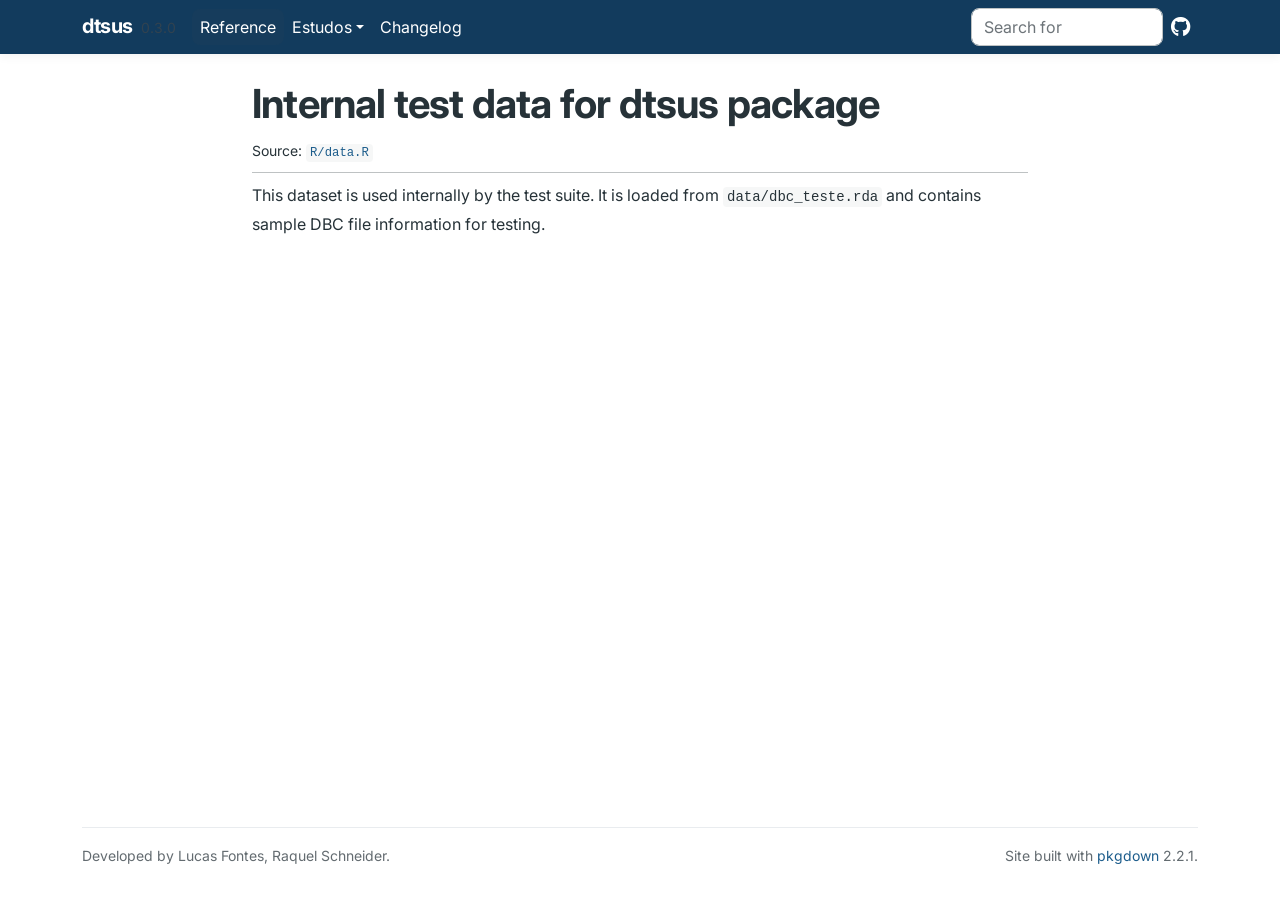
<file: reference/dbc_sample_pasta.html>
<!DOCTYPE html>
<!-- Generated by pkgdown: do not edit by hand --><html lang="en"><head><meta http-equiv="Content-Type" content="text/html; charset=UTF-8"><meta charset="utf-8"><meta http-equiv="X-UA-Compatible" content="IE=edge"><meta name="viewport" content="width=device-width, initial-scale=1, shrink-to-fit=no"><title>Internal test data for dtsus package — dbc_sample_pasta • dtsus</title><script src="../deps/jquery-3.6.0/jquery-3.6.0.min.js"></script><meta name="viewport" content="width=device-width, initial-scale=1, shrink-to-fit=no"><link href="../deps/bootstrap-5.3.8/bootstrap.min.css" rel="stylesheet"><script src="../deps/bootstrap-5.3.8/bootstrap.bundle.min.js"></script><link href="../deps/font-awesome-6.5.2/css/all.min.css" rel="stylesheet"><link href="../deps/font-awesome-6.5.2/css/v4-shims.min.css" rel="stylesheet"><script src="../deps/headroom-0.11.0/headroom.min.js"></script><script src="../deps/headroom-0.11.0/jQuery.headroom.min.js"></script><script src="../deps/bootstrap-toc-1.0.1/bootstrap-toc.min.js"></script><script src="../deps/clipboard.js-2.0.11/clipboard.min.js"></script><script src="../deps/search-1.0.0/autocomplete.jquery.min.js"></script><script src="../deps/search-1.0.0/fuse.min.js"></script><script src="../deps/search-1.0.0/mark.min.js"></script><!-- pkgdown --><script src="../pkgdown.js"></script><link href="../extra.css" rel="stylesheet"><meta property="og:title" content="Internal test data for dtsus package — dbc_sample_pasta"><meta name="description" content="This dataset is used internally by the test suite.
It is loaded from data/dbc_teste.rda and contains
sample DBC file information for testing."><meta property="og:description" content="This dataset is used internally by the test suite.
It is loaded from data/dbc_teste.rda and contains
sample DBC file information for testing."><link rel="preconnect" href="https://fonts.googleapis.com"><link rel="preconnect" href="https://fonts.gstatic.com" crossorigin><link href="https://fonts.googleapis.com/css2?family=Inter:wght@400;500;600;700&amp;display=swap" rel="stylesheet"></head><body>
    <a href="#main" class="visually-hidden-focusable">Skip to contents</a>


    <nav class="navbar navbar-expand-lg fixed-top bg-light" data-bs-theme="light" aria-label="Site navigation"><div class="container">

    <a class="navbar-brand me-2" href="../index.html">dtsus</a>

    <small class="nav-text text-muted me-auto" data-bs-toggle="tooltip" data-bs-placement="bottom" title="">0.3.0</small>


    <button class="navbar-toggler" type="button" data-bs-toggle="collapse" data-bs-target="#navbar" aria-controls="navbar" aria-expanded="false" aria-label="Toggle navigation">
      <span class="navbar-toggler-icon"></span>
    </button>

    <div id="navbar" class="collapse navbar-collapse ms-3">
      <ul class="navbar-nav me-auto"><li class="active nav-item"><a class="nav-link" href="../reference/index.html">Reference</a></li>
<li class="nav-item dropdown">
  <button class="nav-link dropdown-toggle" type="button" id="dropdown-estudos" data-bs-toggle="dropdown" aria-expanded="false" aria-haspopup="true">Estudos</button>
  <ul class="dropdown-menu" aria-labelledby="dropdown-estudos"><li><a class="dropdown-item" href="../articles/internacoes-brasil-2025.html">Internações hospitalares no Brasil - 2025</a></li>
  </ul></li>
<li class="nav-item"><a class="nav-link" href="../news/index.html">Changelog</a></li>
      </ul><ul class="navbar-nav"><li class="nav-item"><form class="form-inline" role="search">
 <input class="form-control" type="search" name="search-input" id="search-input" autocomplete="off" aria-label="Search site" placeholder="Search for" data-search-index="../search.json"></form></li>
<li class="nav-item"><a class="external-link nav-link" href="https://github.com/LucasRFontes/dtsus/" aria-label="GitHub"><span class="fa fab fa-github fa-lg"></span></a></li>
      </ul></div>


  </div>
</nav><div class="container template-reference-topic">
<div class="row">
  <main id="main" class="col-md-9"><div class="page-header">

      <h1>Internal test data for dtsus package</h1>
      <small class="dont-index">Source: <a href="https://github.com/LucasRFontes/dtsus/blob/master/R/data.R" class="external-link"><code>R/data.R</code></a></small>
      <div class="d-none name"><code>dbc_sample_pasta.Rd</code></div>
    </div>

    <div class="ref-description section level2">
    <p>This dataset is used internally by the test suite.
It is loaded from <code>data/dbc_teste.rda</code> and contains
sample DBC file information for testing.</p>
    </div>



  </main></div>


    <footer><div class="pkgdown-footer-left">
  <p>Developed by Lucas Fontes, Raquel Schneider.</p>
</div>

<div class="pkgdown-footer-right">
  <p>Site built with <a href="https://pkgdown.r-lib.org/" class="external-link">pkgdown</a> 2.2.1.</p>
</div>

    </footer></div>





  </body></html>
</file>
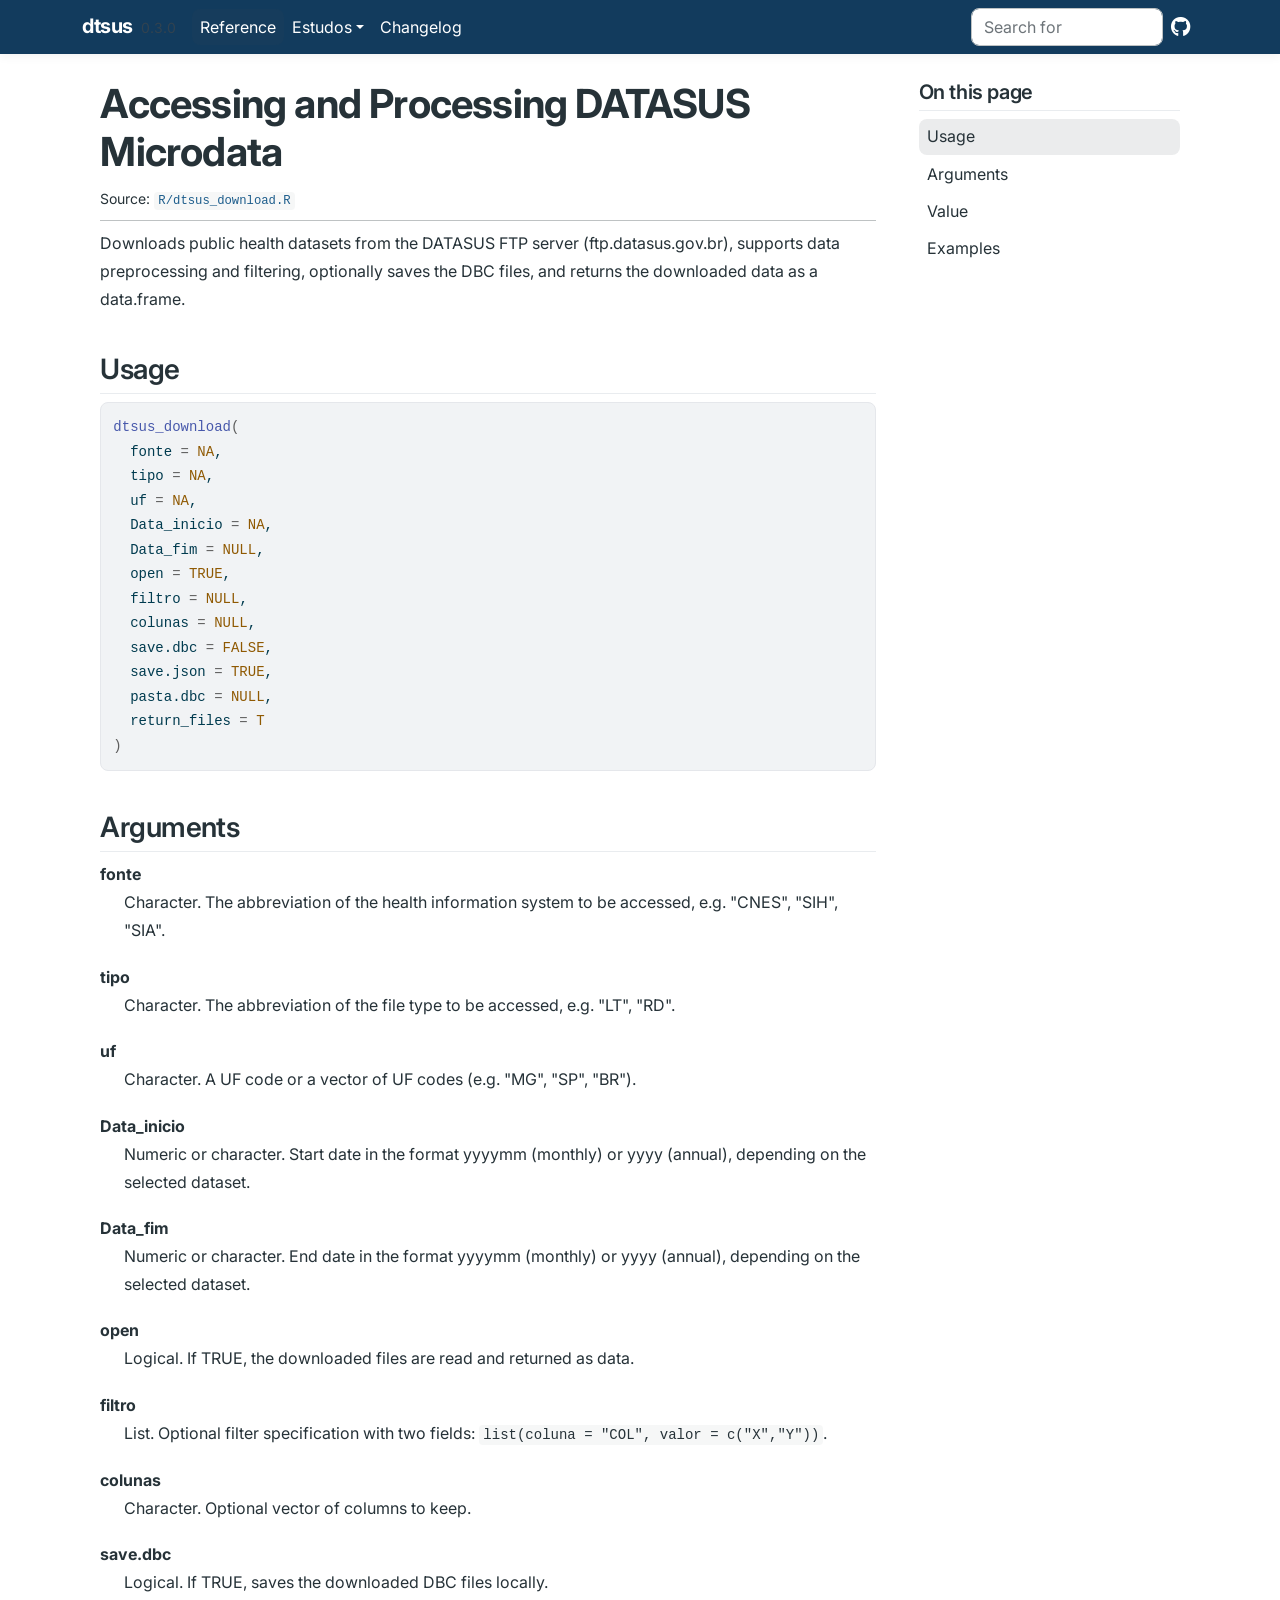
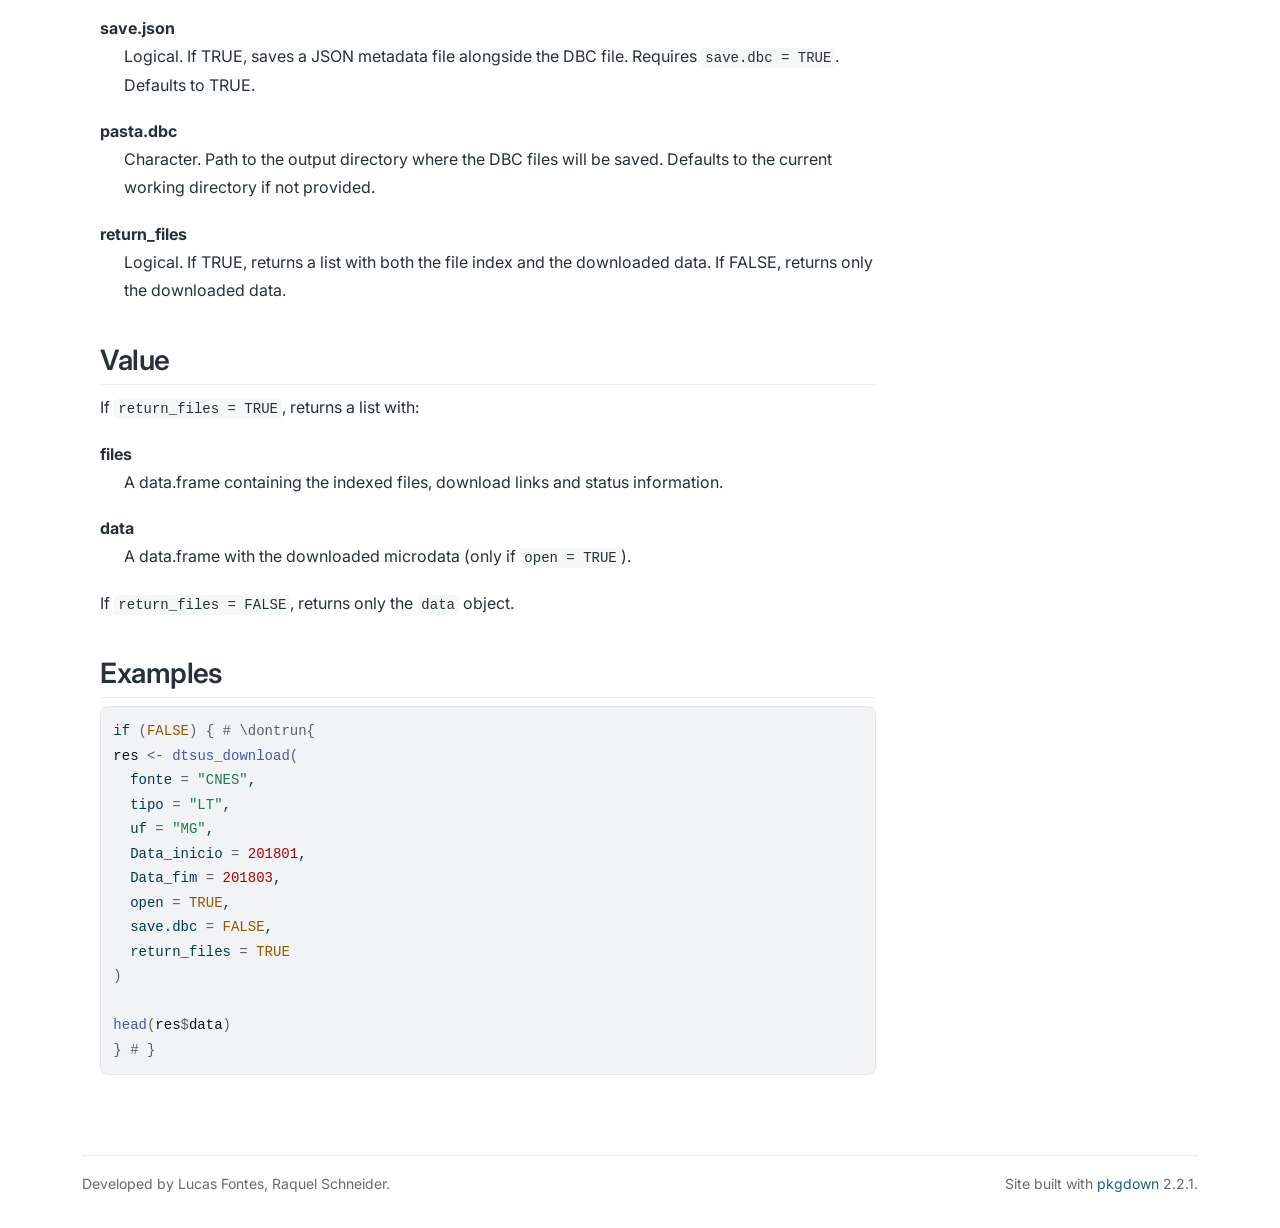
<file: reference/dtsus_download.html>
<!DOCTYPE html>
<!-- Generated by pkgdown: do not edit by hand --><html lang="en"><head><meta http-equiv="Content-Type" content="text/html; charset=UTF-8"><meta charset="utf-8"><meta http-equiv="X-UA-Compatible" content="IE=edge"><meta name="viewport" content="width=device-width, initial-scale=1, shrink-to-fit=no"><title>Accessing and Processing DATASUS Microdata — dtsus_download • dtsus</title><script src="../deps/jquery-3.6.0/jquery-3.6.0.min.js"></script><meta name="viewport" content="width=device-width, initial-scale=1, shrink-to-fit=no"><link href="../deps/bootstrap-5.3.8/bootstrap.min.css" rel="stylesheet"><script src="../deps/bootstrap-5.3.8/bootstrap.bundle.min.js"></script><link href="../deps/font-awesome-6.5.2/css/all.min.css" rel="stylesheet"><link href="../deps/font-awesome-6.5.2/css/v4-shims.min.css" rel="stylesheet"><script src="../deps/headroom-0.11.0/headroom.min.js"></script><script src="../deps/headroom-0.11.0/jQuery.headroom.min.js"></script><script src="../deps/bootstrap-toc-1.0.1/bootstrap-toc.min.js"></script><script src="../deps/clipboard.js-2.0.11/clipboard.min.js"></script><script src="../deps/search-1.0.0/autocomplete.jquery.min.js"></script><script src="../deps/search-1.0.0/fuse.min.js"></script><script src="../deps/search-1.0.0/mark.min.js"></script><!-- pkgdown --><script src="../pkgdown.js"></script><link href="../extra.css" rel="stylesheet"><meta property="og:title" content="Accessing and Processing DATASUS Microdata — dtsus_download"><meta name="description" content="Downloads public health datasets from the DATASUS FTP server (ftp.datasus.gov.br),
supports data preprocessing and filtering, optionally saves the DBC files,
and returns the downloaded data as a data.frame."><meta property="og:description" content="Downloads public health datasets from the DATASUS FTP server (ftp.datasus.gov.br),
supports data preprocessing and filtering, optionally saves the DBC files,
and returns the downloaded data as a data.frame."><link rel="preconnect" href="https://fonts.googleapis.com"><link rel="preconnect" href="https://fonts.gstatic.com" crossorigin><link href="https://fonts.googleapis.com/css2?family=Inter:wght@400;500;600;700&amp;display=swap" rel="stylesheet"></head><body>
    <a href="#main" class="visually-hidden-focusable">Skip to contents</a>


    <nav class="navbar navbar-expand-lg fixed-top bg-light" data-bs-theme="light" aria-label="Site navigation"><div class="container">

    <a class="navbar-brand me-2" href="../index.html">dtsus</a>

    <small class="nav-text text-muted me-auto" data-bs-toggle="tooltip" data-bs-placement="bottom" title="">0.3.0</small>


    <button class="navbar-toggler" type="button" data-bs-toggle="collapse" data-bs-target="#navbar" aria-controls="navbar" aria-expanded="false" aria-label="Toggle navigation">
      <span class="navbar-toggler-icon"></span>
    </button>

    <div id="navbar" class="collapse navbar-collapse ms-3">
      <ul class="navbar-nav me-auto"><li class="active nav-item"><a class="nav-link" href="../reference/index.html">Reference</a></li>
<li class="nav-item dropdown">
  <button class="nav-link dropdown-toggle" type="button" id="dropdown-estudos" data-bs-toggle="dropdown" aria-expanded="false" aria-haspopup="true">Estudos</button>
  <ul class="dropdown-menu" aria-labelledby="dropdown-estudos"><li><a class="dropdown-item" href="../articles/internacoes-brasil-2025.html">Internações hospitalares no Brasil - 2025</a></li>
  </ul></li>
<li class="nav-item"><a class="nav-link" href="../news/index.html">Changelog</a></li>
      </ul><ul class="navbar-nav"><li class="nav-item"><form class="form-inline" role="search">
 <input class="form-control" type="search" name="search-input" id="search-input" autocomplete="off" aria-label="Search site" placeholder="Search for" data-search-index="../search.json"></form></li>
<li class="nav-item"><a class="external-link nav-link" href="https://github.com/LucasRFontes/dtsus/" aria-label="GitHub"><span class="fa fab fa-github fa-lg"></span></a></li>
      </ul></div>


  </div>
</nav><div class="container template-reference-topic">
<div class="row">
  <main id="main" class="col-md-9"><div class="page-header">

      <h1>Accessing and Processing DATASUS Microdata</h1>
      <small class="dont-index">Source: <a href="https://github.com/LucasRFontes/dtsus/blob/master/R/dtsus_download.R" class="external-link"><code>R/dtsus_download.R</code></a></small>
      <div class="d-none name"><code>dtsus_download.Rd</code></div>
    </div>

    <div class="ref-description section level2">
    <p>Downloads public health datasets from the DATASUS FTP server (ftp.datasus.gov.br),
supports data preprocessing and filtering, optionally saves the DBC files,
and returns the downloaded data as a data.frame.</p>
    </div>

    <div class="section level2">
    <h2 id="ref-usage">Usage<a class="anchor" aria-label="anchor" href="#ref-usage"></a></h2>
    <div class="sourceCode"><pre class="sourceCode r"><code><span><span class="fu">dtsus_download</span><span class="op">(</span></span>
<span>  fonte <span class="op">=</span> <span class="cn">NA</span>,</span>
<span>  tipo <span class="op">=</span> <span class="cn">NA</span>,</span>
<span>  uf <span class="op">=</span> <span class="cn">NA</span>,</span>
<span>  Data_inicio <span class="op">=</span> <span class="cn">NA</span>,</span>
<span>  Data_fim <span class="op">=</span> <span class="cn">NULL</span>,</span>
<span>  open <span class="op">=</span> <span class="cn">TRUE</span>,</span>
<span>  filtro <span class="op">=</span> <span class="cn">NULL</span>,</span>
<span>  colunas <span class="op">=</span> <span class="cn">NULL</span>,</span>
<span>  save.dbc <span class="op">=</span> <span class="cn">FALSE</span>,</span>
<span>  save.json <span class="op">=</span> <span class="cn">TRUE</span>,</span>
<span>  pasta.dbc <span class="op">=</span> <span class="cn">NULL</span>,</span>
<span>  return_files <span class="op">=</span> <span class="cn">T</span></span>
<span><span class="op">)</span></span></code></pre></div>
    </div>

    <div class="section level2">
    <h2 id="arguments">Arguments<a class="anchor" aria-label="anchor" href="#arguments"></a></h2>


<dl><dt id="arg-fonte">fonte<a class="anchor" aria-label="anchor" href="#arg-fonte"></a></dt>
<dd><p>Character. The abbreviation of the health information system to be accessed,
e.g. "CNES", "SIH", "SIA".</p></dd>


<dt id="arg-tipo">tipo<a class="anchor" aria-label="anchor" href="#arg-tipo"></a></dt>
<dd><p>Character. The abbreviation of the file type to be accessed, e.g. "LT", "RD".</p></dd>


<dt id="arg-uf">uf<a class="anchor" aria-label="anchor" href="#arg-uf"></a></dt>
<dd><p>Character. A UF code or a vector of UF codes (e.g. "MG", "SP", "BR").</p></dd>


<dt id="arg-data-inicio">Data_inicio<a class="anchor" aria-label="anchor" href="#arg-data-inicio"></a></dt>
<dd><p>Numeric or character. Start date in the format yyyymm (monthly)
or yyyy (annual), depending on the selected dataset.</p></dd>


<dt id="arg-data-fim">Data_fim<a class="anchor" aria-label="anchor" href="#arg-data-fim"></a></dt>
<dd><p>Numeric or character. End date in the format yyyymm (monthly)
or yyyy (annual), depending on the selected dataset.</p></dd>


<dt id="arg-open">open<a class="anchor" aria-label="anchor" href="#arg-open"></a></dt>
<dd><p>Logical. If TRUE, the downloaded files are read and returned as data.</p></dd>


<dt id="arg-filtro">filtro<a class="anchor" aria-label="anchor" href="#arg-filtro"></a></dt>
<dd><p>List. Optional filter specification with two fields:
<code>list(coluna = "COL", valor = c("X","Y"))</code>.</p></dd>


<dt id="arg-colunas">colunas<a class="anchor" aria-label="anchor" href="#arg-colunas"></a></dt>
<dd><p>Character. Optional vector of columns to keep.</p></dd>


<dt id="arg-save-dbc">save.dbc<a class="anchor" aria-label="anchor" href="#arg-save-dbc"></a></dt>
<dd><p>Logical. If TRUE, saves the downloaded DBC files locally.</p></dd>


<dt id="arg-save-json">save.json<a class="anchor" aria-label="anchor" href="#arg-save-json"></a></dt>
<dd><p>Logical. If TRUE, saves a JSON metadata file alongside the DBC file. Requires <code>save.dbc = TRUE</code>. Defaults to TRUE.</p></dd>


<dt id="arg-pasta-dbc">pasta.dbc<a class="anchor" aria-label="anchor" href="#arg-pasta-dbc"></a></dt>
<dd><p>Character. Path to the output directory where the DBC files will be saved.
Defaults to the current working directory if not provided.</p></dd>


<dt id="arg-return-files">return_files<a class="anchor" aria-label="anchor" href="#arg-return-files"></a></dt>
<dd><p>Logical. If TRUE, returns a list with both the file index and the downloaded data.
If FALSE, returns only the downloaded data.</p></dd>

</dl></div>
    <div class="section level2">
    <h2 id="value">Value<a class="anchor" aria-label="anchor" href="#value"></a></h2>
    <p>If <code>return_files = TRUE</code>, returns a list with:</p><dl><dt>files</dt>
<dd><p>A data.frame containing the indexed files, download links and status information.</p></dd>

<dt>data</dt>
<dd><p>A data.frame with the downloaded microdata (only if <code>open = TRUE</code>).</p></dd>


</dl><p>If <code>return_files = FALSE</code>, returns only the <code>data</code> object.</p>
    </div>

    <div class="section level2">
    <h2 id="ref-examples">Examples<a class="anchor" aria-label="anchor" href="#ref-examples"></a></h2>
    <div class="sourceCode"><pre class="sourceCode r"><code><span class="r-in"><span><span class="kw">if</span> <span class="op">(</span><span class="cn">FALSE</span><span class="op">)</span> <span class="op">{</span> <span class="co"># \dontrun{</span></span></span>
<span class="r-in"><span><span class="va">res</span> <span class="op">&lt;-</span> <span class="fu">dtsus_download</span><span class="op">(</span></span></span>
<span class="r-in"><span>  fonte <span class="op">=</span> <span class="st">"CNES"</span>,</span></span>
<span class="r-in"><span>  tipo <span class="op">=</span> <span class="st">"LT"</span>,</span></span>
<span class="r-in"><span>  uf <span class="op">=</span> <span class="st">"MG"</span>,</span></span>
<span class="r-in"><span>  Data_inicio <span class="op">=</span> <span class="fl">201801</span>,</span></span>
<span class="r-in"><span>  Data_fim <span class="op">=</span> <span class="fl">201803</span>,</span></span>
<span class="r-in"><span>  open <span class="op">=</span> <span class="cn">TRUE</span>,</span></span>
<span class="r-in"><span>  save.dbc <span class="op">=</span> <span class="cn">FALSE</span>,</span></span>
<span class="r-in"><span>  return_files <span class="op">=</span> <span class="cn">TRUE</span></span></span>
<span class="r-in"><span><span class="op">)</span></span></span>
<span class="r-in"><span></span></span>
<span class="r-in"><span><span class="fu"><a href="https://rdrr.io/r/utils/head.html" class="external-link">head</a></span><span class="op">(</span><span class="va">res</span><span class="op">$</span><span class="va">data</span><span class="op">)</span></span></span>
<span class="r-in"><span><span class="op">}</span> <span class="co"># }</span></span></span>
</code></pre></div>
    </div>
  </main><aside class="col-md-3"><nav id="toc" aria-label="Table of contents"><h2>On this page</h2>
    </nav></aside></div>


    <footer><div class="pkgdown-footer-left">
  <p>Developed by Lucas Fontes, Raquel Schneider.</p>
</div>

<div class="pkgdown-footer-right">
  <p>Site built with <a href="https://pkgdown.r-lib.org/" class="external-link">pkgdown</a> 2.2.1.</p>
</div>

    </footer></div>





  </body></html>
</file>
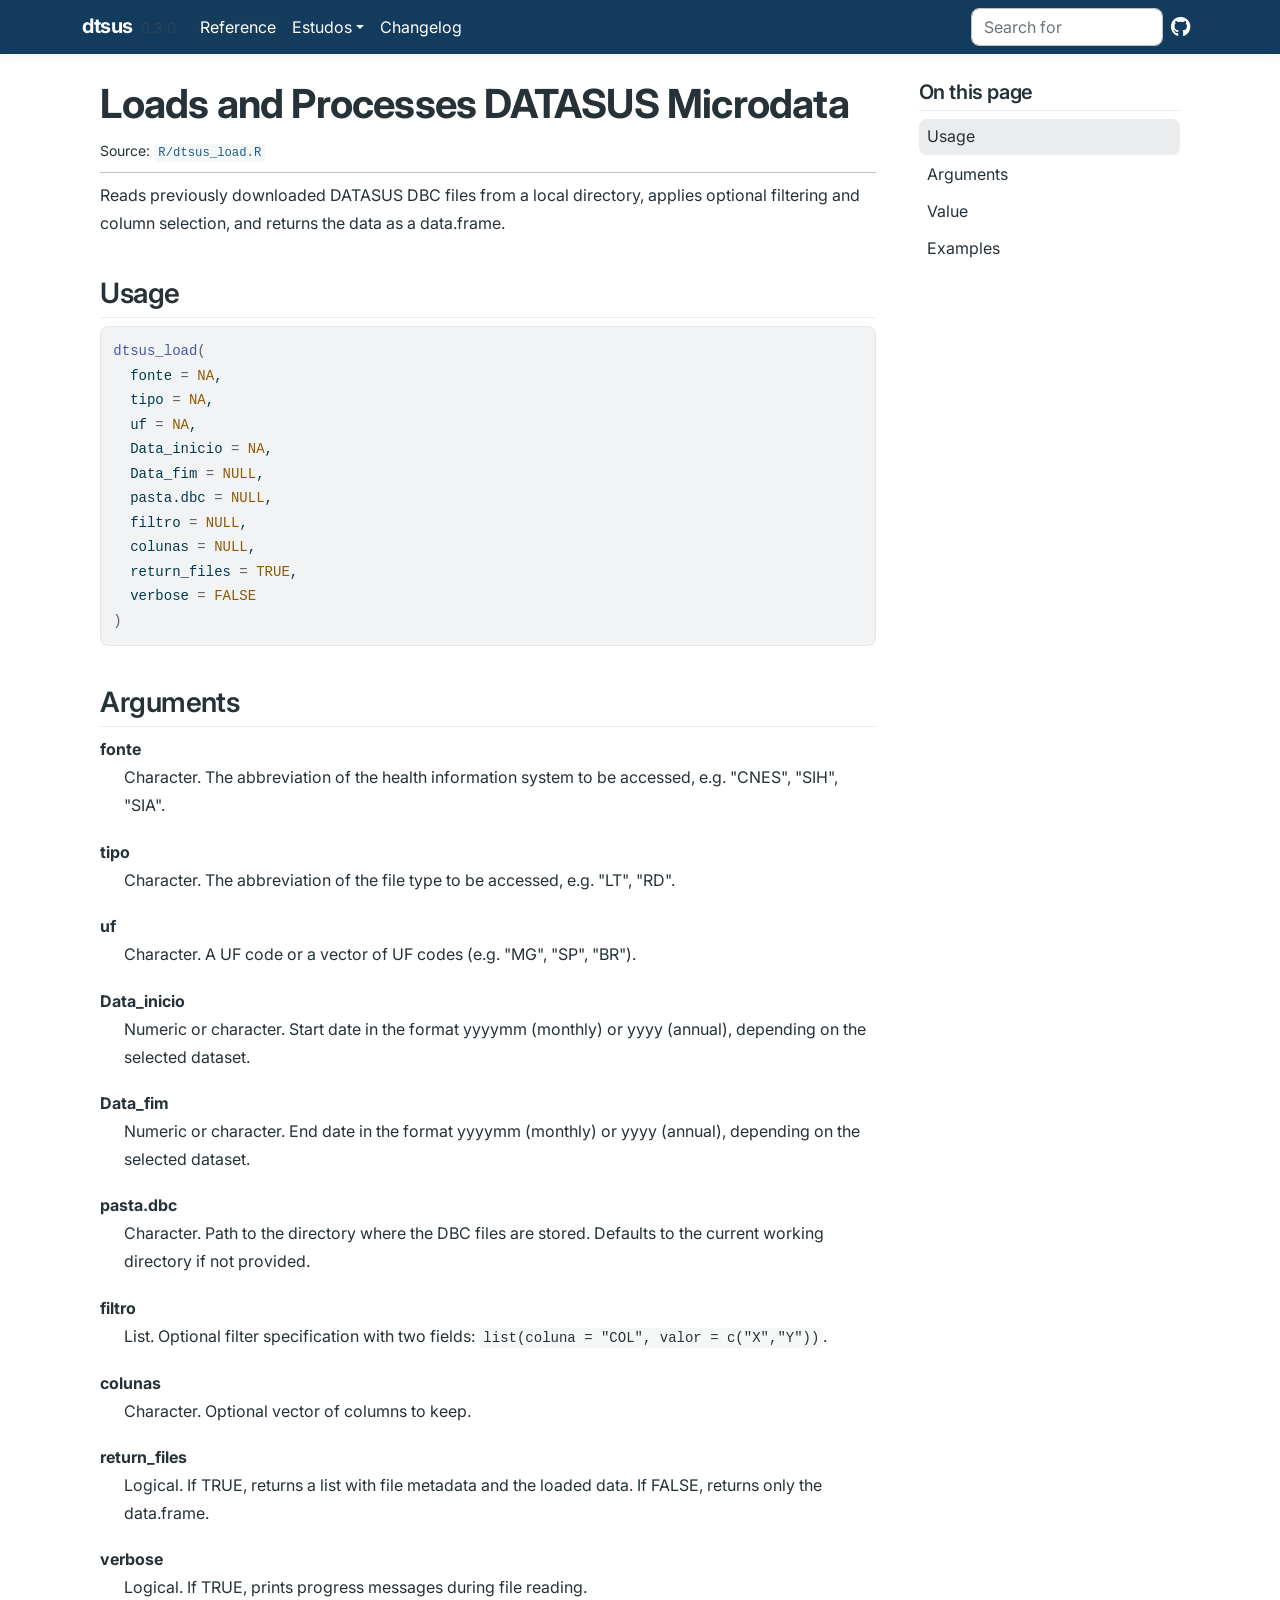
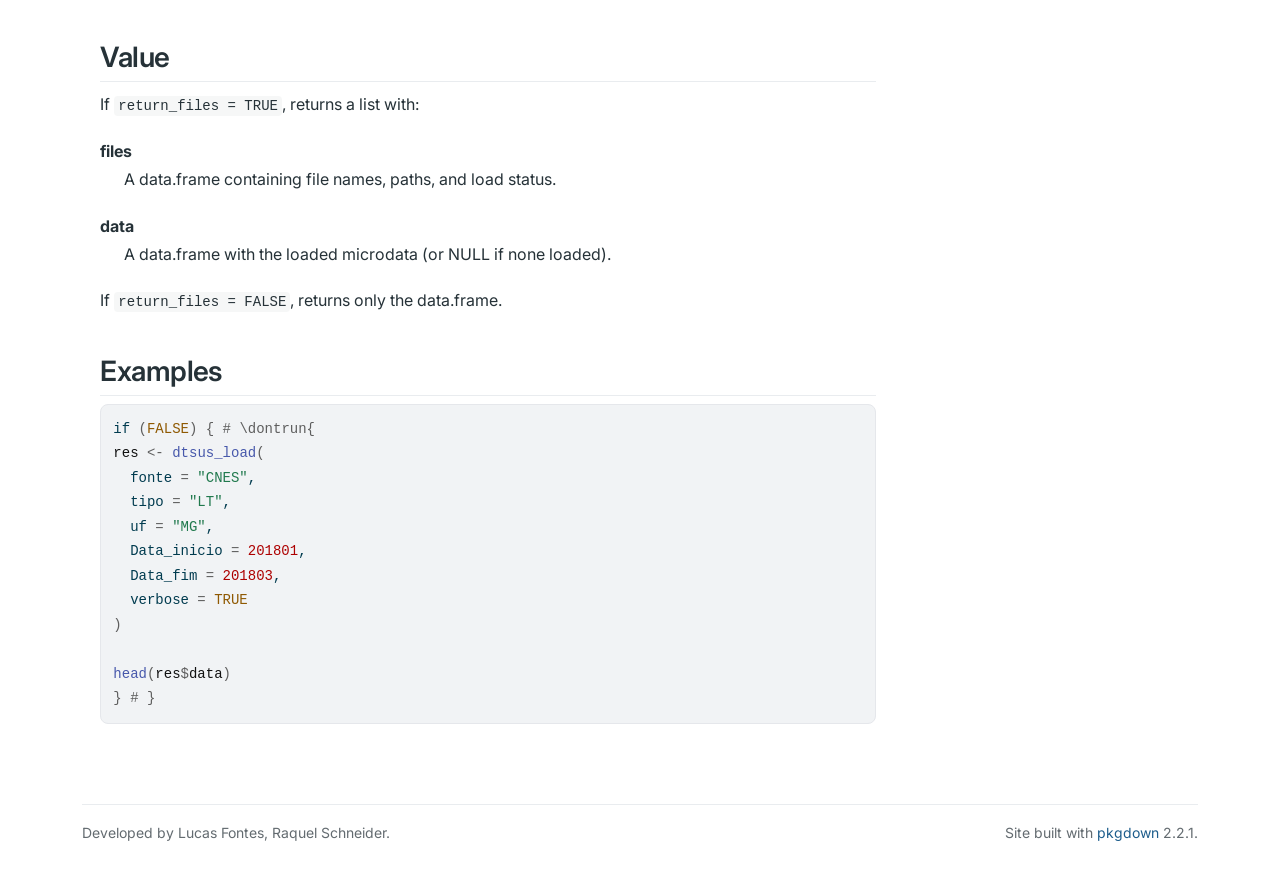
<file: reference/dtsus_load.html>
<!DOCTYPE html>
<!-- Generated by pkgdown: do not edit by hand --><html lang="en"><head><meta http-equiv="Content-Type" content="text/html; charset=UTF-8"><meta charset="utf-8"><meta http-equiv="X-UA-Compatible" content="IE=edge"><meta name="viewport" content="width=device-width, initial-scale=1, shrink-to-fit=no"><title>Loads and Processes DATASUS Microdata — dtsus_load • dtsus</title><script src="../deps/jquery-3.6.0/jquery-3.6.0.min.js"></script><meta name="viewport" content="width=device-width, initial-scale=1, shrink-to-fit=no"><link href="../deps/bootstrap-5.3.8/bootstrap.min.css" rel="stylesheet"><script src="../deps/bootstrap-5.3.8/bootstrap.bundle.min.js"></script><link href="../deps/font-awesome-6.5.2/css/all.min.css" rel="stylesheet"><link href="../deps/font-awesome-6.5.2/css/v4-shims.min.css" rel="stylesheet"><script src="../deps/headroom-0.11.0/headroom.min.js"></script><script src="../deps/headroom-0.11.0/jQuery.headroom.min.js"></script><script src="../deps/bootstrap-toc-1.0.1/bootstrap-toc.min.js"></script><script src="../deps/clipboard.js-2.0.11/clipboard.min.js"></script><script src="../deps/search-1.0.0/autocomplete.jquery.min.js"></script><script src="../deps/search-1.0.0/fuse.min.js"></script><script src="../deps/search-1.0.0/mark.min.js"></script><!-- pkgdown --><script src="../pkgdown.js"></script><link href="../extra.css" rel="stylesheet"><meta property="og:title" content="Loads and Processes DATASUS Microdata — dtsus_load"><meta name="description" content="Reads previously downloaded DATASUS DBC files from a local directory,
applies optional filtering and column selection, and returns the data
as a data.frame."><meta property="og:description" content="Reads previously downloaded DATASUS DBC files from a local directory,
applies optional filtering and column selection, and returns the data
as a data.frame."><link rel="preconnect" href="https://fonts.googleapis.com"><link rel="preconnect" href="https://fonts.gstatic.com" crossorigin><link href="https://fonts.googleapis.com/css2?family=Inter:wght@400;500;600;700&amp;display=swap" rel="stylesheet"></head><body>
    <a href="#main" class="visually-hidden-focusable">Skip to contents</a>


    <nav class="navbar navbar-expand-lg fixed-top bg-light" data-bs-theme="light" aria-label="Site navigation"><div class="container">

    <a class="navbar-brand me-2" href="../index.html">dtsus</a>

    <small class="nav-text text-muted me-auto" data-bs-toggle="tooltip" data-bs-placement="bottom" title="">0.3.0</small>


    <button class="navbar-toggler" type="button" data-bs-toggle="collapse" data-bs-target="#navbar" aria-controls="navbar" aria-expanded="false" aria-label="Toggle navigation">
      <span class="navbar-toggler-icon"></span>
    </button>

    <div id="navbar" class="collapse navbar-collapse ms-3">
      <ul class="navbar-nav me-auto"><li class="active nav-item"><a class="nav-link" href="../reference/index.html">Reference</a></li>
<li class="nav-item dropdown">
  <button class="nav-link dropdown-toggle" type="button" id="dropdown-estudos" data-bs-toggle="dropdown" aria-expanded="false" aria-haspopup="true">Estudos</button>
  <ul class="dropdown-menu" aria-labelledby="dropdown-estudos"><li><a class="dropdown-item" href="../articles/internacoes-brasil-2025.html">Internações hospitalares no Brasil - 2025</a></li>
  </ul></li>
<li class="nav-item"><a class="nav-link" href="../news/index.html">Changelog</a></li>
      </ul><ul class="navbar-nav"><li class="nav-item"><form class="form-inline" role="search">
 <input class="form-control" type="search" name="search-input" id="search-input" autocomplete="off" aria-label="Search site" placeholder="Search for" data-search-index="../search.json"></form></li>
<li class="nav-item"><a class="external-link nav-link" href="https://github.com/LucasRFontes/dtsus/" aria-label="GitHub"><span class="fa fab fa-github fa-lg"></span></a></li>
      </ul></div>


  </div>
</nav><div class="container template-reference-topic">
<div class="row">
  <main id="main" class="col-md-9"><div class="page-header">

      <h1>Loads and Processes DATASUS Microdata</h1>
      <small class="dont-index">Source: <a href="https://github.com/LucasRFontes/dtsus/blob/master/R/dtsus_load.R" class="external-link"><code>R/dtsus_load.R</code></a></small>
      <div class="d-none name"><code>dtsus_load.Rd</code></div>
    </div>

    <div class="ref-description section level2">
    <p>Reads previously downloaded DATASUS DBC files from a local directory,
applies optional filtering and column selection, and returns the data
as a data.frame.</p>
    </div>

    <div class="section level2">
    <h2 id="ref-usage">Usage<a class="anchor" aria-label="anchor" href="#ref-usage"></a></h2>
    <div class="sourceCode"><pre class="sourceCode r"><code><span><span class="fu">dtsus_load</span><span class="op">(</span></span>
<span>  fonte <span class="op">=</span> <span class="cn">NA</span>,</span>
<span>  tipo <span class="op">=</span> <span class="cn">NA</span>,</span>
<span>  uf <span class="op">=</span> <span class="cn">NA</span>,</span>
<span>  Data_inicio <span class="op">=</span> <span class="cn">NA</span>,</span>
<span>  Data_fim <span class="op">=</span> <span class="cn">NULL</span>,</span>
<span>  pasta.dbc <span class="op">=</span> <span class="cn">NULL</span>,</span>
<span>  filtro <span class="op">=</span> <span class="cn">NULL</span>,</span>
<span>  colunas <span class="op">=</span> <span class="cn">NULL</span>,</span>
<span>  return_files <span class="op">=</span> <span class="cn">TRUE</span>,</span>
<span>  verbose <span class="op">=</span> <span class="cn">FALSE</span></span>
<span><span class="op">)</span></span></code></pre></div>
    </div>

    <div class="section level2">
    <h2 id="arguments">Arguments<a class="anchor" aria-label="anchor" href="#arguments"></a></h2>


<dl><dt id="arg-fonte">fonte<a class="anchor" aria-label="anchor" href="#arg-fonte"></a></dt>
<dd><p>Character. The abbreviation of the health information system
to be accessed, e.g. "CNES", "SIH", "SIA".</p></dd>


<dt id="arg-tipo">tipo<a class="anchor" aria-label="anchor" href="#arg-tipo"></a></dt>
<dd><p>Character. The abbreviation of the file type to be accessed,
e.g. "LT", "RD".</p></dd>


<dt id="arg-uf">uf<a class="anchor" aria-label="anchor" href="#arg-uf"></a></dt>
<dd><p>Character. A UF code or a vector of UF codes (e.g. "MG", "SP", "BR").</p></dd>


<dt id="arg-data-inicio">Data_inicio<a class="anchor" aria-label="anchor" href="#arg-data-inicio"></a></dt>
<dd><p>Numeric or character. Start date in the format yyyymm
(monthly) or yyyy (annual), depending on the selected dataset.</p></dd>


<dt id="arg-data-fim">Data_fim<a class="anchor" aria-label="anchor" href="#arg-data-fim"></a></dt>
<dd><p>Numeric or character. End date in the format yyyymm
(monthly) or yyyy (annual), depending on the selected dataset.</p></dd>


<dt id="arg-pasta-dbc">pasta.dbc<a class="anchor" aria-label="anchor" href="#arg-pasta-dbc"></a></dt>
<dd><p>Character. Path to the directory where the DBC files
are stored. Defaults to the current working directory if not provided.</p></dd>


<dt id="arg-filtro">filtro<a class="anchor" aria-label="anchor" href="#arg-filtro"></a></dt>
<dd><p>List. Optional filter specification with two fields:
<code>list(coluna = "COL", valor = c("X","Y"))</code>.</p></dd>


<dt id="arg-colunas">colunas<a class="anchor" aria-label="anchor" href="#arg-colunas"></a></dt>
<dd><p>Character. Optional vector of columns to keep.</p></dd>


<dt id="arg-return-files">return_files<a class="anchor" aria-label="anchor" href="#arg-return-files"></a></dt>
<dd><p>Logical. If TRUE, returns a list with file metadata
and the loaded data. If FALSE, returns only the data.frame.</p></dd>


<dt id="arg-verbose">verbose<a class="anchor" aria-label="anchor" href="#arg-verbose"></a></dt>
<dd><p>Logical. If TRUE, prints progress messages during file reading.</p></dd>

</dl></div>
    <div class="section level2">
    <h2 id="value">Value<a class="anchor" aria-label="anchor" href="#value"></a></h2>
    <p>If <code>return_files = TRUE</code>, returns a list with:</p><dl><dt>files</dt>
<dd><p>A data.frame containing file names, paths, and load status.</p></dd>

<dt>data</dt>
<dd><p>A data.frame with the loaded microdata (or NULL if none loaded).</p></dd>


</dl><p>If <code>return_files = FALSE</code>, returns only the data.frame.</p>
    </div>

    <div class="section level2">
    <h2 id="ref-examples">Examples<a class="anchor" aria-label="anchor" href="#ref-examples"></a></h2>
    <div class="sourceCode"><pre class="sourceCode r"><code><span class="r-in"><span><span class="kw">if</span> <span class="op">(</span><span class="cn">FALSE</span><span class="op">)</span> <span class="op">{</span> <span class="co"># \dontrun{</span></span></span>
<span class="r-in"><span><span class="va">res</span> <span class="op">&lt;-</span> <span class="fu">dtsus_load</span><span class="op">(</span></span></span>
<span class="r-in"><span>  fonte <span class="op">=</span> <span class="st">"CNES"</span>,</span></span>
<span class="r-in"><span>  tipo <span class="op">=</span> <span class="st">"LT"</span>,</span></span>
<span class="r-in"><span>  uf <span class="op">=</span> <span class="st">"MG"</span>,</span></span>
<span class="r-in"><span>  Data_inicio <span class="op">=</span> <span class="fl">201801</span>,</span></span>
<span class="r-in"><span>  Data_fim <span class="op">=</span> <span class="fl">201803</span>,</span></span>
<span class="r-in"><span>  verbose <span class="op">=</span> <span class="cn">TRUE</span></span></span>
<span class="r-in"><span><span class="op">)</span></span></span>
<span class="r-in"><span></span></span>
<span class="r-in"><span><span class="fu"><a href="https://rdrr.io/r/utils/head.html" class="external-link">head</a></span><span class="op">(</span><span class="va">res</span><span class="op">$</span><span class="va">data</span><span class="op">)</span></span></span>
<span class="r-in"><span><span class="op">}</span> <span class="co"># }</span></span></span>
</code></pre></div>
    </div>
  </main><aside class="col-md-3"><nav id="toc" aria-label="Table of contents"><h2>On this page</h2>
    </nav></aside></div>


    <footer><div class="pkgdown-footer-left">
  <p>Developed by Lucas Fontes, Raquel Schneider.</p>
</div>

<div class="pkgdown-footer-right">
  <p>Site built with <a href="https://pkgdown.r-lib.org/" class="external-link">pkgdown</a> 2.2.1.</p>
</div>

    </footer></div>





  </body></html>
</file>
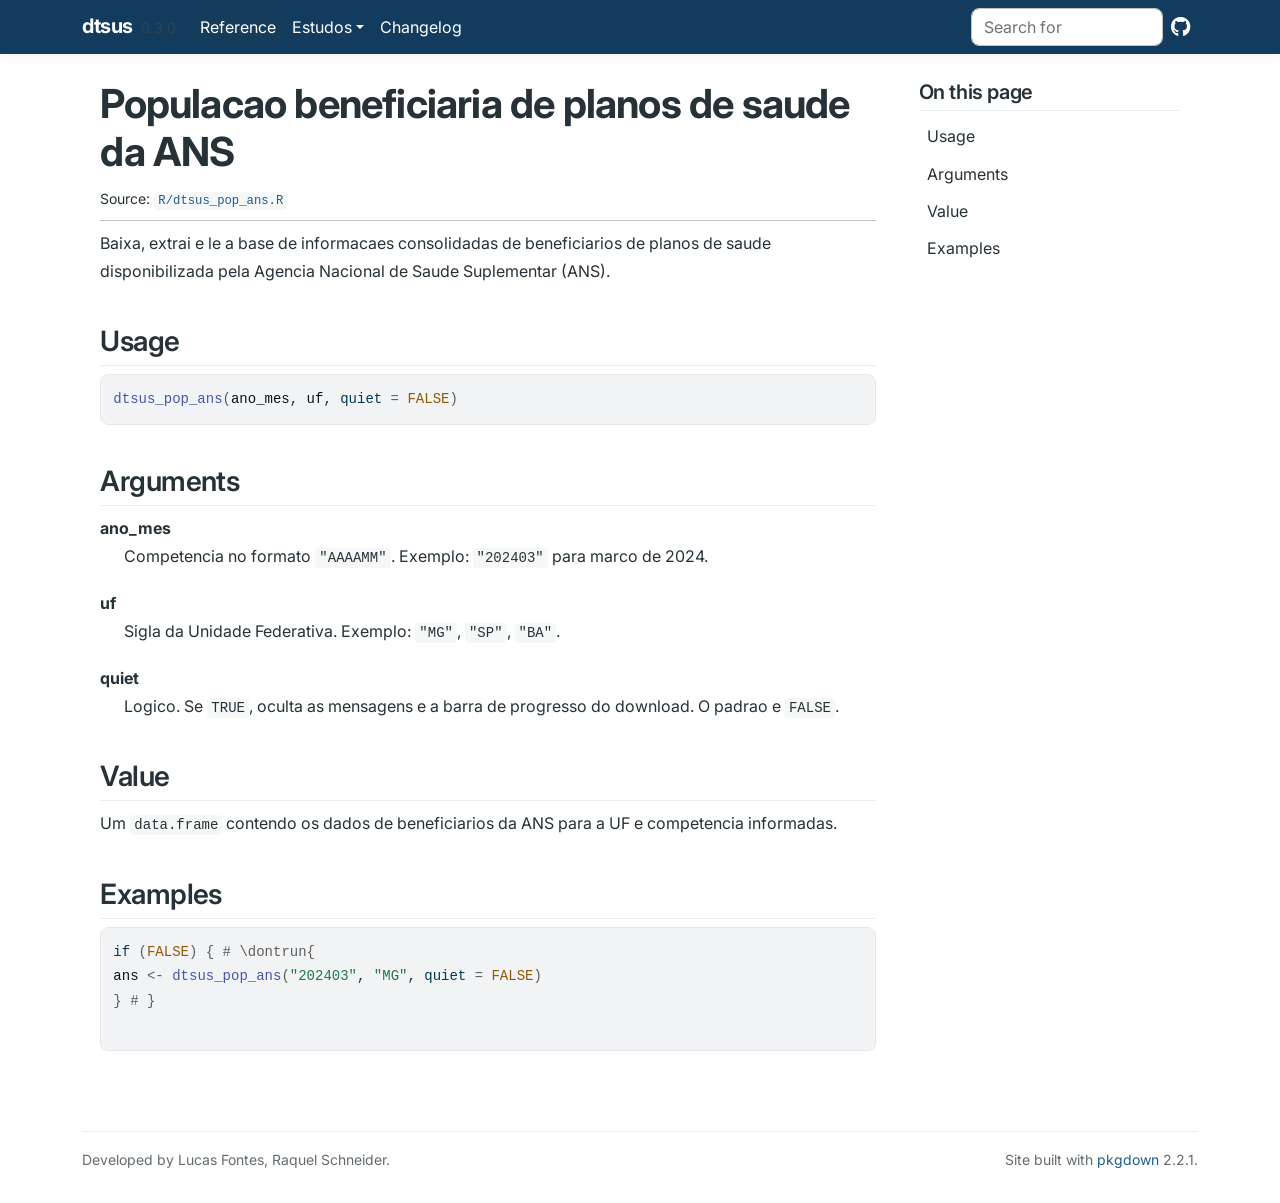
<file: reference/dtsus_pop_ans.html>
<!DOCTYPE html>
<!-- Generated by pkgdown: do not edit by hand --><html lang="en"><head><meta http-equiv="Content-Type" content="text/html; charset=UTF-8"><meta charset="utf-8"><meta http-equiv="X-UA-Compatible" content="IE=edge"><meta name="viewport" content="width=device-width, initial-scale=1, shrink-to-fit=no"><title>Populacao beneficiaria de planos de saude da ANS — dtsus_pop_ans • dtsus</title><script src="../deps/jquery-3.6.0/jquery-3.6.0.min.js"></script><meta name="viewport" content="width=device-width, initial-scale=1, shrink-to-fit=no"><link href="../deps/bootstrap-5.3.8/bootstrap.min.css" rel="stylesheet"><script src="../deps/bootstrap-5.3.8/bootstrap.bundle.min.js"></script><link href="../deps/font-awesome-6.5.2/css/all.min.css" rel="stylesheet"><link href="../deps/font-awesome-6.5.2/css/v4-shims.min.css" rel="stylesheet"><script src="../deps/headroom-0.11.0/headroom.min.js"></script><script src="../deps/headroom-0.11.0/jQuery.headroom.min.js"></script><script src="../deps/bootstrap-toc-1.0.1/bootstrap-toc.min.js"></script><script src="../deps/clipboard.js-2.0.11/clipboard.min.js"></script><script src="../deps/search-1.0.0/autocomplete.jquery.min.js"></script><script src="../deps/search-1.0.0/fuse.min.js"></script><script src="../deps/search-1.0.0/mark.min.js"></script><!-- pkgdown --><script src="../pkgdown.js"></script><link href="../extra.css" rel="stylesheet"><meta property="og:title" content="Populacao beneficiaria de planos de saude da ANS — dtsus_pop_ans"><meta name="description" content="Baixa, extrai e le a base de informacaes consolidadas de
beneficiarios de planos de saude disponibilizada pela Agencia
Nacional de Saude Suplementar (ANS)."><meta property="og:description" content="Baixa, extrai e le a base de informacaes consolidadas de
beneficiarios de planos de saude disponibilizada pela Agencia
Nacional de Saude Suplementar (ANS)."><link rel="preconnect" href="https://fonts.googleapis.com"><link rel="preconnect" href="https://fonts.gstatic.com" crossorigin><link href="https://fonts.googleapis.com/css2?family=Inter:wght@400;500;600;700&amp;display=swap" rel="stylesheet"></head><body>
    <a href="#main" class="visually-hidden-focusable">Skip to contents</a>


    <nav class="navbar navbar-expand-lg fixed-top bg-light" data-bs-theme="light" aria-label="Site navigation"><div class="container">

    <a class="navbar-brand me-2" href="../index.html">dtsus</a>

    <small class="nav-text text-muted me-auto" data-bs-toggle="tooltip" data-bs-placement="bottom" title="">0.3.0</small>


    <button class="navbar-toggler" type="button" data-bs-toggle="collapse" data-bs-target="#navbar" aria-controls="navbar" aria-expanded="false" aria-label="Toggle navigation">
      <span class="navbar-toggler-icon"></span>
    </button>

    <div id="navbar" class="collapse navbar-collapse ms-3">
      <ul class="navbar-nav me-auto"><li class="active nav-item"><a class="nav-link" href="../reference/index.html">Reference</a></li>
<li class="nav-item dropdown">
  <button class="nav-link dropdown-toggle" type="button" id="dropdown-estudos" data-bs-toggle="dropdown" aria-expanded="false" aria-haspopup="true">Estudos</button>
  <ul class="dropdown-menu" aria-labelledby="dropdown-estudos"><li><a class="dropdown-item" href="../articles/internacoes-brasil-2025.html">Internações hospitalares no Brasil - 2025</a></li>
  </ul></li>
<li class="nav-item"><a class="nav-link" href="../news/index.html">Changelog</a></li>
      </ul><ul class="navbar-nav"><li class="nav-item"><form class="form-inline" role="search">
 <input class="form-control" type="search" name="search-input" id="search-input" autocomplete="off" aria-label="Search site" placeholder="Search for" data-search-index="../search.json"></form></li>
<li class="nav-item"><a class="external-link nav-link" href="https://github.com/LucasRFontes/dtsus/" aria-label="GitHub"><span class="fa fab fa-github fa-lg"></span></a></li>
      </ul></div>


  </div>
</nav><div class="container template-reference-topic">
<div class="row">
  <main id="main" class="col-md-9"><div class="page-header">

      <h1>Populacao beneficiaria de planos de saude da ANS</h1>
      <small class="dont-index">Source: <a href="https://github.com/LucasRFontes/dtsus/blob/master/R/dtsus_pop_ans.R" class="external-link"><code>R/dtsus_pop_ans.R</code></a></small>
      <div class="d-none name"><code>dtsus_pop_ans.Rd</code></div>
    </div>

    <div class="ref-description section level2">
    <p>Baixa, extrai e le a base de informacaes consolidadas de
beneficiarios de planos de saude disponibilizada pela Agencia
Nacional de Saude Suplementar (ANS).</p>
    </div>

    <div class="section level2">
    <h2 id="ref-usage">Usage<a class="anchor" aria-label="anchor" href="#ref-usage"></a></h2>
    <div class="sourceCode"><pre class="sourceCode r"><code><span><span class="fu">dtsus_pop_ans</span><span class="op">(</span><span class="va">ano_mes</span>, <span class="va">uf</span>, quiet <span class="op">=</span> <span class="cn">FALSE</span><span class="op">)</span></span></code></pre></div>
    </div>

    <div class="section level2">
    <h2 id="arguments">Arguments<a class="anchor" aria-label="anchor" href="#arguments"></a></h2>


<dl><dt id="arg-ano-mes">ano_mes<a class="anchor" aria-label="anchor" href="#arg-ano-mes"></a></dt>
<dd><p>Competencia no formato <code>"AAAAMM"</code>.
Exemplo: <code>"202403"</code> para marco de 2024.</p></dd>


<dt id="arg-uf">uf<a class="anchor" aria-label="anchor" href="#arg-uf"></a></dt>
<dd><p>Sigla da Unidade Federativa. Exemplo: <code>"MG"</code>, <code>"SP"</code>, <code>"BA"</code>.</p></dd>


<dt id="arg-quiet">quiet<a class="anchor" aria-label="anchor" href="#arg-quiet"></a></dt>
<dd><p>Logico. Se <code>TRUE</code>, oculta as mensagens e a barra de progresso
do download. O padrao e <code>FALSE</code>.</p></dd>

</dl></div>
    <div class="section level2">
    <h2 id="value">Value<a class="anchor" aria-label="anchor" href="#value"></a></h2>
    <p>Um <code>data.frame</code> contendo os dados de beneficiarios da ANS
para a UF e competencia informadas.</p>
    </div>

    <div class="section level2">
    <h2 id="ref-examples">Examples<a class="anchor" aria-label="anchor" href="#ref-examples"></a></h2>
    <div class="sourceCode"><pre class="sourceCode r"><code><span class="r-in"><span><span class="kw">if</span> <span class="op">(</span><span class="cn">FALSE</span><span class="op">)</span> <span class="op">{</span> <span class="co"># \dontrun{</span></span></span>
<span class="r-in"><span><span class="va">ans</span> <span class="op">&lt;-</span> <span class="fu">dtsus_pop_ans</span><span class="op">(</span><span class="st">"202403"</span>, <span class="st">"MG"</span>, quiet <span class="op">=</span> <span class="cn">FALSE</span><span class="op">)</span></span></span>
<span class="r-in"><span><span class="op">}</span> <span class="co"># }</span></span></span>
<span class="r-in"><span></span></span>
</code></pre></div>
    </div>
  </main><aside class="col-md-3"><nav id="toc" aria-label="Table of contents"><h2>On this page</h2>
    </nav></aside></div>


    <footer><div class="pkgdown-footer-left">
  <p>Developed by Lucas Fontes, Raquel Schneider.</p>
</div>

<div class="pkgdown-footer-right">
  <p>Site built with <a href="https://pkgdown.r-lib.org/" class="external-link">pkgdown</a> 2.2.1.</p>
</div>

    </footer></div>





  </body></html>
</file>
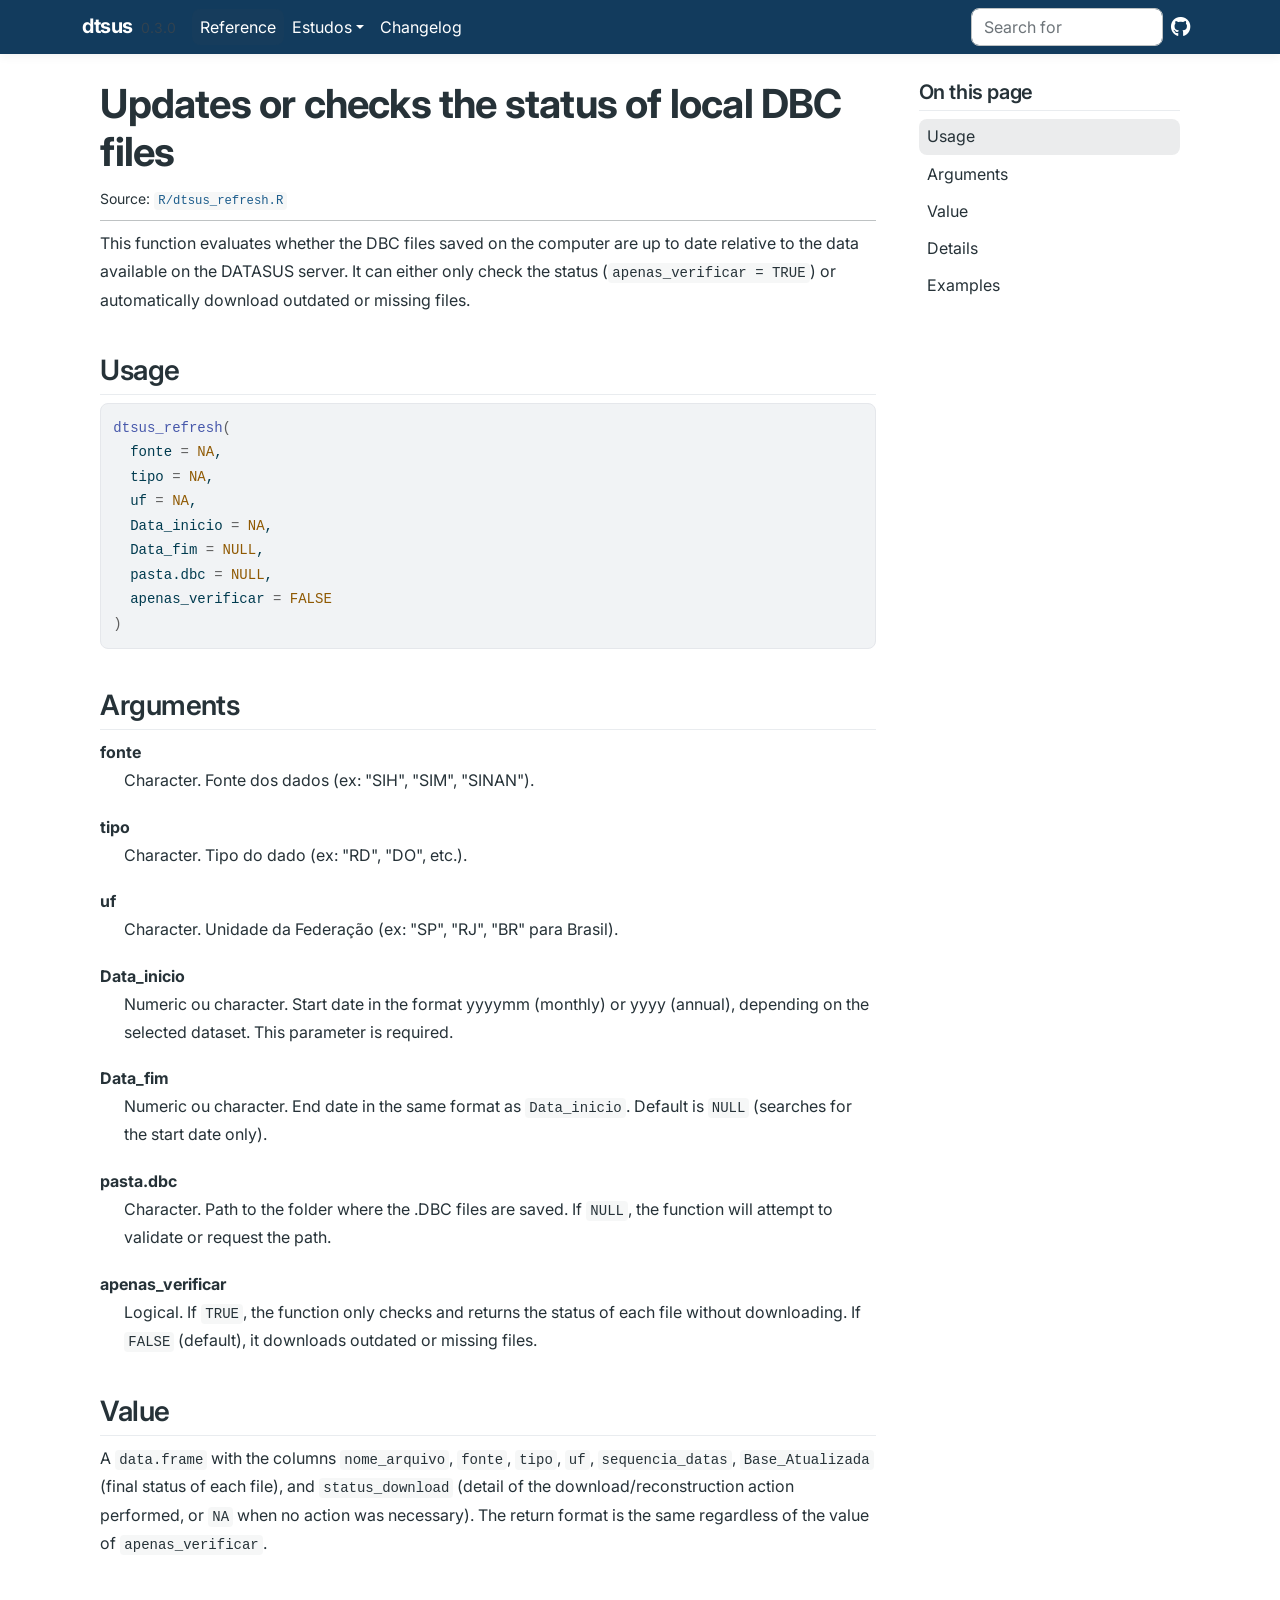
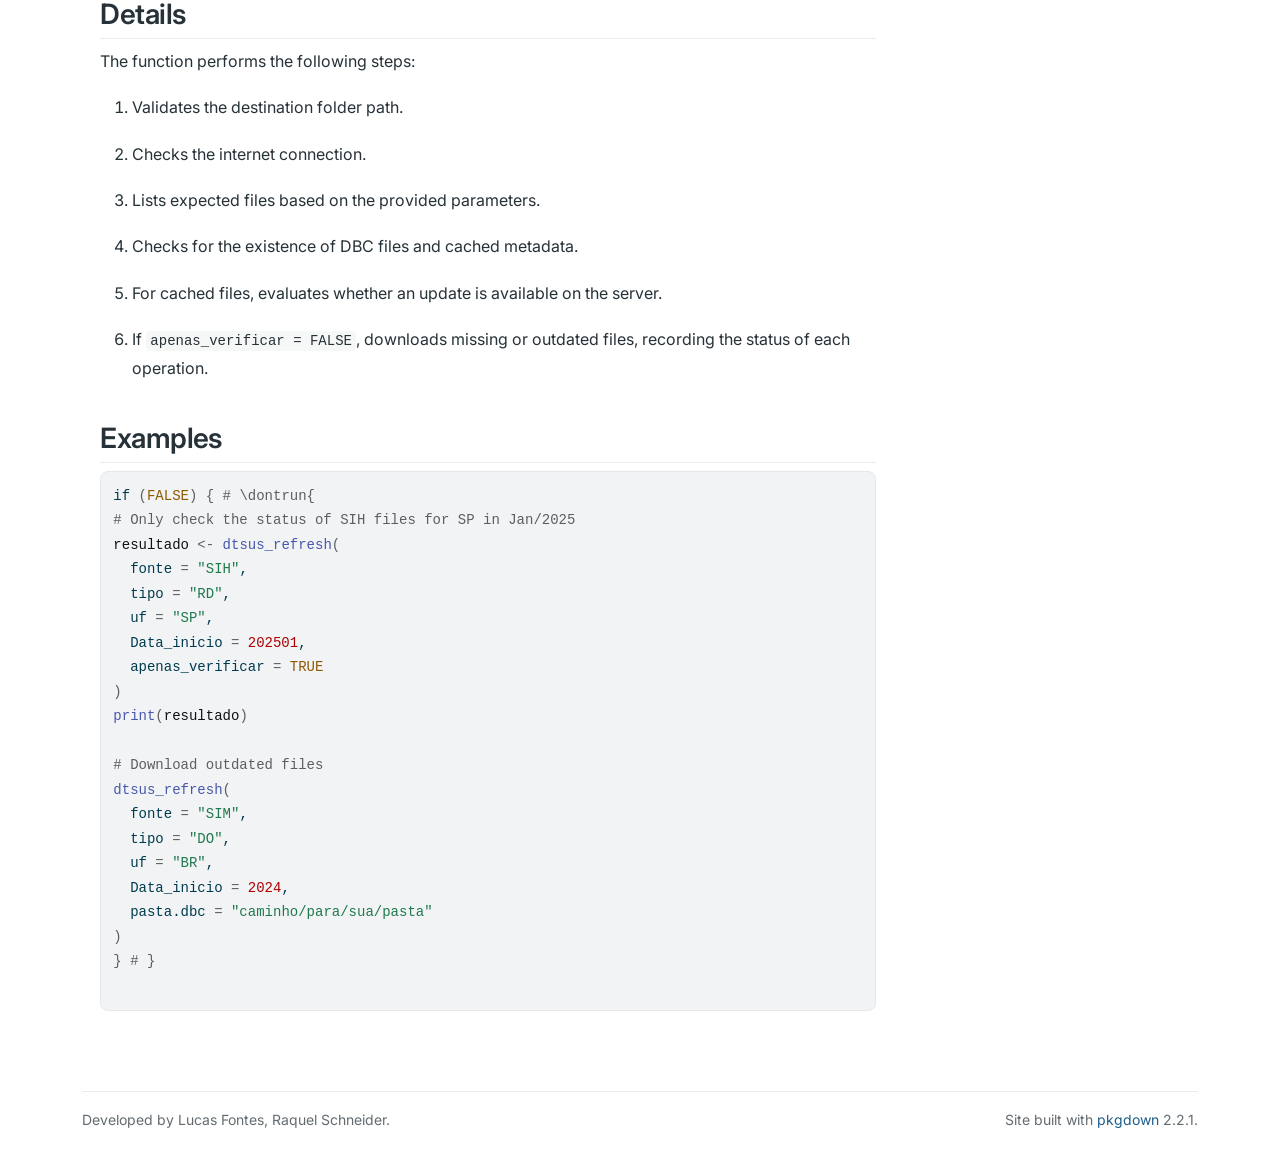
<file: reference/dtsus_refresh.html>
<!DOCTYPE html>
<!-- Generated by pkgdown: do not edit by hand --><html lang="en"><head><meta http-equiv="Content-Type" content="text/html; charset=UTF-8"><meta charset="utf-8"><meta http-equiv="X-UA-Compatible" content="IE=edge"><meta name="viewport" content="width=device-width, initial-scale=1, shrink-to-fit=no"><title>Updates or checks the status of local DBC files — dtsus_refresh • dtsus</title><script src="../deps/jquery-3.6.0/jquery-3.6.0.min.js"></script><meta name="viewport" content="width=device-width, initial-scale=1, shrink-to-fit=no"><link href="../deps/bootstrap-5.3.8/bootstrap.min.css" rel="stylesheet"><script src="../deps/bootstrap-5.3.8/bootstrap.bundle.min.js"></script><link href="../deps/font-awesome-6.5.2/css/all.min.css" rel="stylesheet"><link href="../deps/font-awesome-6.5.2/css/v4-shims.min.css" rel="stylesheet"><script src="../deps/headroom-0.11.0/headroom.min.js"></script><script src="../deps/headroom-0.11.0/jQuery.headroom.min.js"></script><script src="../deps/bootstrap-toc-1.0.1/bootstrap-toc.min.js"></script><script src="../deps/clipboard.js-2.0.11/clipboard.min.js"></script><script src="../deps/search-1.0.0/autocomplete.jquery.min.js"></script><script src="../deps/search-1.0.0/fuse.min.js"></script><script src="../deps/search-1.0.0/mark.min.js"></script><!-- pkgdown --><script src="../pkgdown.js"></script><link href="../extra.css" rel="stylesheet"><meta property="og:title" content="Updates or checks the status of local DBC files — dtsus_refresh"><meta name="description" content="This function evaluates whether the DBC files saved on the computer are up to date
relative to the data available on the DATASUS server. It can either only
check the status (apenas_verificar = TRUE) or automatically download
outdated or missing files."><meta property="og:description" content="This function evaluates whether the DBC files saved on the computer are up to date
relative to the data available on the DATASUS server. It can either only
check the status (apenas_verificar = TRUE) or automatically download
outdated or missing files."><link rel="preconnect" href="https://fonts.googleapis.com"><link rel="preconnect" href="https://fonts.gstatic.com" crossorigin><link href="https://fonts.googleapis.com/css2?family=Inter:wght@400;500;600;700&amp;display=swap" rel="stylesheet"></head><body>
    <a href="#main" class="visually-hidden-focusable">Skip to contents</a>


    <nav class="navbar navbar-expand-lg fixed-top bg-light" data-bs-theme="light" aria-label="Site navigation"><div class="container">

    <a class="navbar-brand me-2" href="../index.html">dtsus</a>

    <small class="nav-text text-muted me-auto" data-bs-toggle="tooltip" data-bs-placement="bottom" title="">0.3.0</small>


    <button class="navbar-toggler" type="button" data-bs-toggle="collapse" data-bs-target="#navbar" aria-controls="navbar" aria-expanded="false" aria-label="Toggle navigation">
      <span class="navbar-toggler-icon"></span>
    </button>

    <div id="navbar" class="collapse navbar-collapse ms-3">
      <ul class="navbar-nav me-auto"><li class="active nav-item"><a class="nav-link" href="../reference/index.html">Reference</a></li>
<li class="nav-item dropdown">
  <button class="nav-link dropdown-toggle" type="button" id="dropdown-estudos" data-bs-toggle="dropdown" aria-expanded="false" aria-haspopup="true">Estudos</button>
  <ul class="dropdown-menu" aria-labelledby="dropdown-estudos"><li><a class="dropdown-item" href="../articles/internacoes-brasil-2025.html">Internações hospitalares no Brasil - 2025</a></li>
  </ul></li>
<li class="nav-item"><a class="nav-link" href="../news/index.html">Changelog</a></li>
      </ul><ul class="navbar-nav"><li class="nav-item"><form class="form-inline" role="search">
 <input class="form-control" type="search" name="search-input" id="search-input" autocomplete="off" aria-label="Search site" placeholder="Search for" data-search-index="../search.json"></form></li>
<li class="nav-item"><a class="external-link nav-link" href="https://github.com/LucasRFontes/dtsus/" aria-label="GitHub"><span class="fa fab fa-github fa-lg"></span></a></li>
      </ul></div>


  </div>
</nav><div class="container template-reference-topic">
<div class="row">
  <main id="main" class="col-md-9"><div class="page-header">

      <h1>Updates or checks the status of local DBC files</h1>
      <small class="dont-index">Source: <a href="https://github.com/LucasRFontes/dtsus/blob/master/R/dtsus_refresh.R" class="external-link"><code>R/dtsus_refresh.R</code></a></small>
      <div class="d-none name"><code>dtsus_refresh.Rd</code></div>
    </div>

    <div class="ref-description section level2">
    <p>This function evaluates whether the DBC files saved on the computer are up to date
relative to the data available on the DATASUS server. It can either only
check the status (<code>apenas_verificar = TRUE</code>) or automatically download
outdated or missing files.</p>
    </div>

    <div class="section level2">
    <h2 id="ref-usage">Usage<a class="anchor" aria-label="anchor" href="#ref-usage"></a></h2>
    <div class="sourceCode"><pre class="sourceCode r"><code><span><span class="fu">dtsus_refresh</span><span class="op">(</span></span>
<span>  fonte <span class="op">=</span> <span class="cn">NA</span>,</span>
<span>  tipo <span class="op">=</span> <span class="cn">NA</span>,</span>
<span>  uf <span class="op">=</span> <span class="cn">NA</span>,</span>
<span>  Data_inicio <span class="op">=</span> <span class="cn">NA</span>,</span>
<span>  Data_fim <span class="op">=</span> <span class="cn">NULL</span>,</span>
<span>  pasta.dbc <span class="op">=</span> <span class="cn">NULL</span>,</span>
<span>  apenas_verificar <span class="op">=</span> <span class="cn">FALSE</span></span>
<span><span class="op">)</span></span></code></pre></div>
    </div>

    <div class="section level2">
    <h2 id="arguments">Arguments<a class="anchor" aria-label="anchor" href="#arguments"></a></h2>


<dl><dt id="arg-fonte">fonte<a class="anchor" aria-label="anchor" href="#arg-fonte"></a></dt>
<dd><p>Character. Fonte dos dados (ex: "SIH", "SIM", "SINAN").</p></dd>


<dt id="arg-tipo">tipo<a class="anchor" aria-label="anchor" href="#arg-tipo"></a></dt>
<dd><p>Character. Tipo do dado (ex: "RD", "DO", etc.).</p></dd>


<dt id="arg-uf">uf<a class="anchor" aria-label="anchor" href="#arg-uf"></a></dt>
<dd><p>Character. Unidade da Federação (ex: "SP", "RJ", "BR" para Brasil).</p></dd>


<dt id="arg-data-inicio">Data_inicio<a class="anchor" aria-label="anchor" href="#arg-data-inicio"></a></dt>
<dd><p>Numeric ou character. Start date in the format
yyyymm (monthly) or yyyy (annual), depending on the selected dataset.
This parameter is required.</p></dd>


<dt id="arg-data-fim">Data_fim<a class="anchor" aria-label="anchor" href="#arg-data-fim"></a></dt>
<dd><p>Numeric ou character. End date in the same format
as <code>Data_inicio</code>. Default is <code>NULL</code> (searches for the start
date only).</p></dd>


<dt id="arg-pasta-dbc">pasta.dbc<a class="anchor" aria-label="anchor" href="#arg-pasta-dbc"></a></dt>
<dd><p>Character. Path to the folder where the .DBC files are saved.
If <code>NULL</code>, the function will attempt to validate or request the path.</p></dd>


<dt id="arg-apenas-verificar">apenas_verificar<a class="anchor" aria-label="anchor" href="#arg-apenas-verificar"></a></dt>
<dd><p>Logical. If <code>TRUE</code>, the function only checks
and returns the status of each file without downloading.
If <code>FALSE</code> (default), it downloads outdated or missing files.</p></dd>

</dl></div>
    <div class="section level2">
    <h2 id="value">Value<a class="anchor" aria-label="anchor" href="#value"></a></h2>
    <p>A <code>data.frame</code> with the columns <code>nome_arquivo</code>, <code>fonte</code>,
<code>tipo</code>, <code>uf</code>, <code>sequencia_datas</code>, <code>Base_Atualizada</code>
(final status of each file), and <code>status_download</code> (detail of the
download/reconstruction action performed, or <code>NA</code> when no action was
necessary). The return format is the same regardless of the value of
<code>apenas_verificar</code>.</p>
    </div>
    <div class="section level2">
    <h2 id="details">Details<a class="anchor" aria-label="anchor" href="#details"></a></h2>
    <p>The function performs the following steps:</p><ol><li><p>Validates the destination folder path.</p></li>
<li><p>Checks the internet connection.</p></li>
<li><p>Lists expected files based on the provided parameters.</p></li>
<li><p>Checks for the existence of DBC files and cached metadata.</p></li>
<li><p>For cached files, evaluates whether an update is available on the server.</p></li>
<li><p>If <code>apenas_verificar = FALSE</code>, downloads missing or outdated
files, recording the status of each operation.</p></li>
</ol></div>

    <div class="section level2">
    <h2 id="ref-examples">Examples<a class="anchor" aria-label="anchor" href="#ref-examples"></a></h2>
    <div class="sourceCode"><pre class="sourceCode r"><code><span class="r-in"><span><span class="kw">if</span> <span class="op">(</span><span class="cn">FALSE</span><span class="op">)</span> <span class="op">{</span> <span class="co"># \dontrun{</span></span></span>
<span class="r-in"><span><span class="co"># Only check the status of SIH files for SP in Jan/2025</span></span></span>
<span class="r-in"><span><span class="va">resultado</span> <span class="op">&lt;-</span> <span class="fu">dtsus_refresh</span><span class="op">(</span></span></span>
<span class="r-in"><span>  fonte <span class="op">=</span> <span class="st">"SIH"</span>,</span></span>
<span class="r-in"><span>  tipo <span class="op">=</span> <span class="st">"RD"</span>,</span></span>
<span class="r-in"><span>  uf <span class="op">=</span> <span class="st">"SP"</span>,</span></span>
<span class="r-in"><span>  Data_inicio <span class="op">=</span> <span class="fl">202501</span>,</span></span>
<span class="r-in"><span>  apenas_verificar <span class="op">=</span> <span class="cn">TRUE</span></span></span>
<span class="r-in"><span><span class="op">)</span></span></span>
<span class="r-in"><span><span class="fu"><a href="https://rdrr.io/r/base/print.html" class="external-link">print</a></span><span class="op">(</span><span class="va">resultado</span><span class="op">)</span></span></span>
<span class="r-in"><span></span></span>
<span class="r-in"><span><span class="co"># Download outdated files</span></span></span>
<span class="r-in"><span><span class="fu">dtsus_refresh</span><span class="op">(</span></span></span>
<span class="r-in"><span>  fonte <span class="op">=</span> <span class="st">"SIM"</span>,</span></span>
<span class="r-in"><span>  tipo <span class="op">=</span> <span class="st">"DO"</span>,</span></span>
<span class="r-in"><span>  uf <span class="op">=</span> <span class="st">"BR"</span>,</span></span>
<span class="r-in"><span>  Data_inicio <span class="op">=</span> <span class="fl">2024</span>,</span></span>
<span class="r-in"><span>  pasta.dbc <span class="op">=</span> <span class="st">"caminho/para/sua/pasta"</span></span></span>
<span class="r-in"><span><span class="op">)</span></span></span>
<span class="r-in"><span><span class="op">}</span> <span class="co"># }</span></span></span>
<span class="r-in"><span></span></span>
</code></pre></div>
    </div>
  </main><aside class="col-md-3"><nav id="toc" aria-label="Table of contents"><h2>On this page</h2>
    </nav></aside></div>


    <footer><div class="pkgdown-footer-left">
  <p>Developed by Lucas Fontes, Raquel Schneider.</p>
</div>

<div class="pkgdown-footer-right">
  <p>Site built with <a href="https://pkgdown.r-lib.org/" class="external-link">pkgdown</a> 2.2.1.</p>
</div>

    </footer></div>





  </body></html>
</file>
<file: extra.css>
/* ==========================================================================
   DTSUS — identidade visual
   ========================================================================== */

body {
  font-family: "Inter", -apple-system, BlinkMacSystemFont, "Segoe UI", sans-serif;
  color: #263238;
  line-height: 1.7;
}

/* Títulos */

h1, h2, h3, h4 {
  font-weight: 600;
  letter-spacing: -0.02em;
}

h1 {
  font-weight: 700;
}

h2 {
  margin-top: 2.5rem;
  padding-bottom: 0.4rem;
  border-bottom: 1px solid #e9ecef;
}

/* Links */

a {
  text-decoration: none;
}

main a:hover {
  text-decoration: underline;
}

/* Navbar */

.navbar {
  box-shadow: 0 2px 10px rgba(0, 0, 0, 0.06);
}

.navbar-brand {
  font-weight: 700;
  letter-spacing: -0.02em;
}

/* Área principal */

main {
  line-height: 1.75;
}

main p {
  margin-bottom: 1.15rem;
}

/* Blocos de código */

pre {
  border-radius: 8px;
  border: 1px solid #e5e7eb;
}

code {
  border-radius: 4px;
}

/* Mapa */

iframe {
  border-radius: 10px;
  box-shadow: 0 4px 18px rgba(0, 0, 0, 0.08);
}

/* Dropdown Estudos */

.dropdown-menu {
  border: 0;
  border-radius: 8px;
  box-shadow: 0 8px 25px rgba(0, 0, 0, 0.10);
}

/* Rodapé */

footer {
  margin-top: 4rem;
  border-top: 1px solid #e9ecef;
}
/* =========================================================
   NAVBAR DTSUS
   ========================================================= */

.navbar,
.navbar.bg-light,
.navbar[data-bs-theme="light"],
header .navbar {
  background: #123B5D !important;
  background-color: #123B5D !important;
}

/* Nome dtsus */
.navbar .navbar-brand,
.navbar .navbar-brand:visited {
  color: #ffffff !important;
}

/* Links */
.navbar .navbar-nav .nav-link,
.navbar .navbar-nav .nav-link:visited {
  color: #ffffff !important;
}

/* Hover */
.navbar .navbar-nav .nav-link:hover,
.navbar .navbar-nav .nav-link:focus {
  color: #dce8f1 !important;
}

/* Item ativo */
.navbar .navbar-nav .nav-link.active {
  color: #ffffff !important;
  font-weight: 600;
}

/* Ícones */
.navbar svg,
.navbar .fa,
.navbar .fab,
.navbar .fas {
  color: #ffffff !important;
  fill: #ffffff !important;
}

/* Botão mobile */
.navbar .navbar-toggler {
  border-color: rgba(255,255,255,.35) !important;
}

.navbar .navbar-toggler-icon {
  filter: brightness(0) invert(1);
}
</file>
<file: deps/font-awesome-6.5.2/css/v4-shims.min.css>
/*!
 * Font Awesome Free 6.5.2 by @fontawesome - https://fontawesome.com
 * License - https://fontawesome.com/license/free (Icons: CC BY 4.0, Fonts: SIL OFL 1.1, Code: MIT License)
 * Copyright 2024 Fonticons, Inc.
 */
.fa.fa-glass:before{content:"\f000"}.fa.fa-envelope-o{font-family:"Font Awesome 6 Free";font-weight:400}.fa.fa-envelope-o:before{content:"\f0e0"}.fa.fa-star-o{font-family:"Font Awesome 6 Free";font-weight:400}.fa.fa-star-o:before{content:"\f005"}.fa.fa-close:before,.fa.fa-remove:before{content:"\f00d"}.fa.fa-gear:before{content:"\f013"}.fa.fa-trash-o{font-family:"Font Awesome 6 Free";font-weight:400}.fa.fa-trash-o:before{content:"\f2ed"}.fa.fa-home:before{content:"\f015"}.fa.fa-file-o{font-family:"Font Awesome 6 Free";font-weight:400}.fa.fa-file-o:before{content:"\f15b"}.fa.fa-clock-o{font-family:"Font Awesome 6 Free";font-weight:400}.fa.fa-clock-o:before{content:"\f017"}.fa.fa-arrow-circle-o-down{font-family:"Font Awesome 6 Free";font-weight:400}.fa.fa-arrow-circle-o-down:before{content:"\f358"}.fa.fa-arrow-circle-o-up{font-family:"Font Awesome 6 Free";font-weight:400}.fa.fa-arrow-circle-o-up:before{content:"\f35b"}.fa.fa-play-circle-o{font-family:"Font Awesome 6 Free";font-weight:400}.fa.fa-play-circle-o:before{content:"\f144"}.fa.fa-repeat:before,.fa.fa-rotate-right:before{content:"\f01e"}.fa.fa-refresh:before{content:"\f021"}.fa.fa-list-alt{font-family:"Font Awesome 6 Free";font-weight:400}.fa.fa-list-alt:before{content:"\f022"}.fa.fa-dedent:before{content:"\f03b"}.fa.fa-video-camera:before{content:"\f03d"}.fa.fa-picture-o{font-family:"Font Awesome 6 Free";font-weight:400}.fa.fa-picture-o:before{content:"\f03e"}.fa.fa-photo{font-family:"Font Awesome 6 Free";font-weight:400}.fa.fa-photo:before{content:"\f03e"}.fa.fa-image{font-family:"Font Awesome 6 Free";font-weight:400}.fa.fa-image:before{content:"\f03e"}.fa.fa-map-marker:before{content:"\f3c5"}.fa.fa-pencil-square-o{font-family:"Font Awesome 6 Free";font-weight:400}.fa.fa-pencil-square-o:before{content:"\f044"}.fa.fa-edit{font-family:"Font Awesome 6 Free";font-weight:400}.fa.fa-edit:before{content:"\f044"}.fa.fa-share-square-o:before{content:"\f14d"}.fa.fa-check-square-o{font-family:"Font Awesome 6 Free";font-weight:400}.fa.fa-check-square-o:before{content:"\f14a"}.fa.fa-arrows:before{content:"\f0b2"}.fa.fa-times-circle-o{font-family:"Font Awesome 6 Free";font-weight:400}.fa.fa-times-circle-o:before{content:"\f057"}.fa.fa-check-circle-o{font-family:"Font Awesome 6 Free";font-weight:400}.fa.fa-check-circle-o:before{content:"\f058"}.fa.fa-mail-forward:before{content:"\f064"}.fa.fa-expand:before{content:"\f424"}.fa.fa-compress:before{content:"\f422"}.fa.fa-eye,.fa.fa-eye-slash{font-family:"Font Awesome 6 Free";font-weight:400}.fa.fa-warning:before{content:"\f071"}.fa.fa-calendar:before{content:"\f073"}.fa.fa-arrows-v:before{content:"\f338"}.fa.fa-arrows-h:before{content:"\f337"}.fa.fa-bar-chart-o:before,.fa.fa-bar-chart:before{content:"\e0e3"}.fa.fa-twitter-square{font-family:"Font Awesome 6 Brands";font-weight:400}.fa.fa-twitter-square:before{content:"\f081"}.fa.fa-facebook-square{font-family:"Font Awesome 6 Brands";font-weight:400}.fa.fa-facebook-square:before{content:"\f082"}.fa.fa-gears:before{content:"\f085"}.fa.fa-thumbs-o-up{font-family:"Font Awesome 6 Free";font-weight:400}.fa.fa-thumbs-o-up:before{content:"\f164"}.fa.fa-thumbs-o-down{font-family:"Font Awesome 6 Free";font-weight:400}.fa.fa-thumbs-o-down:before{content:"\f165"}.fa.fa-heart-o{font-family:"Font Awesome 6 Free";font-weight:400}.fa.fa-heart-o:before{content:"\f004"}.fa.fa-sign-out:before{content:"\f2f5"}.fa.fa-linkedin-square{font-family:"Font Awesome 6 Brands";font-weight:400}.fa.fa-linkedin-square:before{content:"\f08c"}.fa.fa-thumb-tack:before{content:"\f08d"}.fa.fa-external-link:before{content:"\f35d"}.fa.fa-sign-in:before{content:"\f2f6"}.fa.fa-github-square{font-family:"Font Awesome 6 Brands";font-weight:400}.fa.fa-github-square:before{content:"\f092"}.fa.fa-lemon-o{font-family:"Font Awesome 6 Free";font-weight:400}.fa.fa-lemon-o:before{content:"\f094"}.fa.fa-square-o{font-family:"Font Awesome 6 Free";font-weight:400}.fa.fa-square-o:before{content:"\f0c8"}.fa.fa-bookmark-o{font-family:"Font Awesome 6 Free";font-weight:400}.fa.fa-bookmark-o:before{content:"\f02e"}.fa.fa-facebook,.fa.fa-twitter{font-family:"Font Awesome 6 Brands";font-weight:400}.fa.fa-facebook:before{content:"\f39e"}.fa.fa-facebook-f{font-family:"Font Awesome 6 Brands";font-weight:400}.fa.fa-facebook-f:before{content:"\f39e"}.fa.fa-github{font-family:"Font Awesome 6 Brands";font-weight:400}.fa.fa-credit-card{font-family:"Font Awesome 6 Free";font-weight:400}.fa.fa-feed:before{content:"\f09e"}.fa.fa-hdd-o{font-family:"Font Awesome 6 Free";font-weight:400}.fa.fa-hdd-o:before{content:"\f0a0"}.fa.fa-hand-o-right{font-family:"Font Awesome 6 Free";font-weight:400}.fa.fa-hand-o-right:before{content:"\f0a4"}.fa.fa-hand-o-left{font-family:"Font Awesome 6 Free";font-weight:400}.fa.fa-hand-o-left:before{content:"\f0a5"}.fa.fa-hand-o-up{font-family:"Font Awesome 6 Free";font-weight:400}.fa.fa-hand-o-up:before{content:"\f0a6"}.fa.fa-hand-o-down{font-family:"Font Awesome 6 Free";font-weight:400}.fa.fa-hand-o-down:before{content:"\f0a7"}.fa.fa-globe:before{content:"\f57d"}.fa.fa-tasks:before{content:"\f828"}.fa.fa-arrows-alt:before{content:"\f31e"}.fa.fa-group:before{content:"\f0c0"}.fa.fa-chain:before{content:"\f0c1"}.fa.fa-cut:before{content:"\f0c4"}.fa.fa-files-o{font-family:"Font Awesome 6 Free";font-weight:400}.fa.fa-files-o:before{content:"\f0c5"}.fa.fa-floppy-o{font-family:"Font Awesome 6 Free";font-weight:400}.fa.fa-floppy-o:before{content:"\f0c7"}.fa.fa-save{font-family:"Font Awesome 6 Free";font-weight:400}.fa.fa-save:before{content:"\f0c7"}.fa.fa-navicon:before,.fa.fa-reorder:before{content:"\f0c9"}.fa.fa-magic:before{content:"\e2ca"}.fa.fa-pinterest,.fa.fa-pinterest-square{font-family:"Font Awesome 6 Brands";font-weight:400}.fa.fa-pinterest-square:before{content:"\f0d3"}.fa.fa-google-plus-square{font-family:"Font Awesome 6 Brands";font-weight:400}.fa.fa-google-plus-square:before{content:"\f0d4"}.fa.fa-google-plus{font-family:"Font Awesome 6 Brands";font-weight:400}.fa.fa-google-plus:before{content:"\f0d5"}.fa.fa-money:before{content:"\f3d1"}.fa.fa-unsorted:before{content:"\f0dc"}.fa.fa-sort-desc:before{content:"\f0dd"}.fa.fa-sort-asc:before{content:"\f0de"}.fa.fa-linkedin{font-family:"Font Awesome 6 Brands";font-weight:400}.fa.fa-linkedin:before{content:"\f0e1"}.fa.fa-rotate-left:before{content:"\f0e2"}.fa.fa-legal:before{content:"\f0e3"}.fa.fa-dashboard:before,.fa.fa-tachometer:before{content:"\f625"}.fa.fa-comment-o{font-family:"Font Awesome 6 Free";font-weight:400}.fa.fa-comment-o:before{content:"\f075"}.fa.fa-comments-o{font-family:"Font Awesome 6 Free";font-weight:400}.fa.fa-comments-o:before{content:"\f086"}.fa.fa-flash:before{content:"\f0e7"}.fa.fa-clipboard:before{content:"\f0ea"}.fa.fa-lightbulb-o{font-family:"Font Awesome 6 Free";font-weight:400}.fa.fa-lightbulb-o:before{content:"\f0eb"}.fa.fa-exchange:before{content:"\f362"}.fa.fa-cloud-download:before{content:"\f0ed"}.fa.fa-cloud-upload:before{content:"\f0ee"}.fa.fa-bell-o{font-family:"Font Awesome 6 Free";font-weight:400}.fa.fa-bell-o:before{content:"\f0f3"}.fa.fa-cutlery:before{content:"\f2e7"}.fa.fa-file-text-o{font-family:"Font Awesome 6 Free";font-weight:400}.fa.fa-file-text-o:before{content:"\f15c"}.fa.fa-building-o{font-family:"Font Awesome 6 Free";font-weight:400}.fa.fa-building-o:before{content:"\f1ad"}.fa.fa-hospital-o{font-family:"Font Awesome 6 Free";font-weight:400}.fa.fa-hospital-o:before{content:"\f0f8"}.fa.fa-tablet:before{content:"\f3fa"}.fa.fa-mobile-phone:before,.fa.fa-mobile:before{content:"\f3cd"}.fa.fa-circle-o{font-family:"Font Awesome 6 Free";font-weight:400}.fa.fa-circle-o:before{content:"\f111"}.fa.fa-mail-reply:before{content:"\f3e5"}.fa.fa-github-alt{font-family:"Font Awesome 6 Brands";font-weight:400}.fa.fa-folder-o{font-family:"Font Awesome 6 Free";font-weight:400}.fa.fa-folder-o:before{content:"\f07b"}.fa.fa-folder-open-o{font-family:"Font Awesome 6 Free";font-weight:400}.fa.fa-folder-open-o:before{content:"\f07c"}.fa.fa-smile-o{font-family:"Font Awesome 6 Free";font-weight:400}.fa.fa-smile-o:before{content:"\f118"}.fa.fa-frown-o{font-family:"Font Awesome 6 Free";font-weight:400}.fa.fa-frown-o:before{content:"\f119"}.fa.fa-meh-o{font-family:"Font Awesome 6 Free";font-weight:400}.fa.fa-meh-o:before{content:"\f11a"}.fa.fa-keyboard-o{font-family:"Font Awesome 6 Free";font-weight:400}.fa.fa-keyboard-o:before{content:"\f11c"}.fa.fa-flag-o{font-family:"Font Awesome 6 Free";font-weight:400}.fa.fa-flag-o:before{content:"\f024"}.fa.fa-mail-reply-all:before{content:"\f122"}.fa.fa-star-half-o{font-family:"Font Awesome 6 Free";font-weight:400}.fa.fa-star-half-o:before{content:"\f5c0"}.fa.fa-star-half-empty{font-family:"Font Awesome 6 Free";font-weight:400}.fa.fa-star-half-empty:before{content:"\f5c0"}.fa.fa-star-half-full{font-family:"Font Awesome 6 Free";font-weight:400}.fa.fa-star-half-full:before{content:"\f5c0"}.fa.fa-code-fork:before{content:"\f126"}.fa.fa-chain-broken:before,.fa.fa-unlink:before{content:"\f127"}.fa.fa-calendar-o{font-family:"Font Awesome 6 Free";font-weight:400}.fa.fa-calendar-o:before{content:"\f133"}.fa.fa-css3,.fa.fa-html5,.fa.fa-maxcdn{font-family:"Font Awesome 6 Brands";font-weight:400}.fa.fa-unlock-alt:before{content:"\f09c"}.fa.fa-minus-square-o{font-family:"Font Awesome 6 Free";font-weight:400}.fa.fa-minus-square-o:before{content:"\f146"}.fa.fa-level-up:before{content:"\f3bf"}.fa.fa-level-down:before{content:"\f3be"}.fa.fa-pencil-square:before{content:"\f14b"}.fa.fa-external-link-square:before{content:"\f360"}.fa.fa-compass{font-family:"Font Awesome 6 Free";font-weight:400}.fa.fa-caret-square-o-down{font-family:"Font Awesome 6 Free";font-weight:400}.fa.fa-caret-square-o-down:before{content:"\f150"}.fa.fa-toggle-down{font-family:"Font Awesome 6 Free";font-weight:400}.fa.fa-toggle-down:before{content:"\f150"}.fa.fa-caret-square-o-up{font-family:"Font Awesome 6 Free";font-weight:400}.fa.fa-caret-square-o-up:before{content:"\f151"}.fa.fa-toggle-up{font-family:"Font Awesome 6 Free";font-weight:400}.fa.fa-toggle-up:before{content:"\f151"}.fa.fa-caret-square-o-right{font-family:"Font Awesome 6 Free";font-weight:400}.fa.fa-caret-square-o-right:before{content:"\f152"}.fa.fa-toggle-right{font-family:"Font Awesome 6 Free";font-weight:400}.fa.fa-toggle-right:before{content:"\f152"}.fa.fa-eur:before,.fa.fa-euro:before{content:"\f153"}.fa.fa-gbp:before{content:"\f154"}.fa.fa-dollar:before,.fa.fa-usd:before{content:"\24"}.fa.fa-inr:before,.fa.fa-rupee:before{content:"\e1bc"}.fa.fa-cny:before,.fa.fa-jpy:before,.fa.fa-rmb:before,.fa.fa-yen:before{content:"\f157"}.fa.fa-rouble:before,.fa.fa-rub:before,.fa.fa-ruble:before{content:"\f158"}.fa.fa-krw:before,.fa.fa-won:before{content:"\f159"}.fa.fa-bitcoin,.fa.fa-btc{font-family:"Font Awesome 6 Brands";font-weight:400}.fa.fa-bitcoin:before{content:"\f15a"}.fa.fa-file-text:before{content:"\f15c"}.fa.fa-sort-alpha-asc:before{content:"\f15d"}.fa.fa-sort-alpha-desc:before{content:"\f881"}.fa.fa-sort-amount-asc:before{content:"\f884"}.fa.fa-sort-amount-desc:before{content:"\f160"}.fa.fa-sort-numeric-asc:before{content:"\f162"}.fa.fa-sort-numeric-desc:before{content:"\f886"}.fa.fa-youtube-square{font-family:"Font Awesome 6 Brands";font-weight:400}.fa.fa-youtube-square:before{content:"\f431"}.fa.fa-xing,.fa.fa-xing-square,.fa.fa-youtube{font-family:"Font Awesome 6 Brands";font-weight:400}.fa.fa-xing-square:before{content:"\f169"}.fa.fa-youtube-play{font-family:"Font Awesome 6 Brands";font-weight:400}.fa.fa-youtube-play:before{content:"\f167"}.fa.fa-adn,.fa.fa-bitbucket,.fa.fa-bitbucket-square,.fa.fa-dropbox,.fa.fa-flickr,.fa.fa-instagram,.fa.fa-stack-overflow{font-family:"Font Awesome 6 Brands";font-weight:400}.fa.fa-bitbucket-square:before{content:"\f171"}.fa.fa-tumblr,.fa.fa-tumblr-square{font-family:"Font Awesome 6 Brands";font-weight:400}.fa.fa-tumblr-square:before{content:"\f174"}.fa.fa-long-arrow-down:before{content:"\f309"}.fa.fa-long-arrow-up:before{content:"\f30c"}.fa.fa-long-arrow-left:before{content:"\f30a"}.fa.fa-long-arrow-right:before{content:"\f30b"}.fa.fa-android,.fa.fa-apple,.fa.fa-dribbble,.fa.fa-foursquare,.fa.fa-gittip,.fa.fa-gratipay,.fa.fa-linux,.fa.fa-skype,.fa.fa-trello,.fa.fa-windows{font-family:"Font Awesome 6 Brands";font-weight:400}.fa.fa-gittip:before{content:"\f184"}.fa.fa-sun-o{font-family:"Font Awesome 6 Free";font-weight:400}.fa.fa-sun-o:before{content:"\f185"}.fa.fa-moon-o{font-family:"Font Awesome 6 Free";font-weight:400}.fa.fa-moon-o:before{content:"\f186"}.fa.fa-pagelines,.fa.fa-renren,.fa.fa-stack-exchange,.fa.fa-vk,.fa.fa-weibo{font-family:"Font Awesome 6 Brands";font-weight:400}.fa.fa-arrow-circle-o-right{font-family:"Font Awesome 6 Free";font-weight:400}.fa.fa-arrow-circle-o-right:before{content:"\f35a"}.fa.fa-arrow-circle-o-left{font-family:"Font Awesome 6 Free";font-weight:400}.fa.fa-arrow-circle-o-left:before{content:"\f359"}.fa.fa-caret-square-o-left{font-family:"Font Awesome 6 Free";font-weight:400}.fa.fa-caret-square-o-left:before{content:"\f191"}.fa.fa-toggle-left{font-family:"Font Awesome 6 Free";font-weight:400}.fa.fa-toggle-left:before{content:"\f191"}.fa.fa-dot-circle-o{font-family:"Font Awesome 6 Free";font-weight:400}.fa.fa-dot-circle-o:before{content:"\f192"}.fa.fa-vimeo-square{font-family:"Font Awesome 6 Brands";font-weight:400}.fa.fa-vimeo-square:before{content:"\f194"}.fa.fa-try:before,.fa.fa-turkish-lira:before{content:"\e2bb"}.fa.fa-plus-square-o{font-family:"Font Awesome 6 Free";font-weight:400}.fa.fa-plus-square-o:before{content:"\f0fe"}.fa.fa-openid,.fa.fa-slack,.fa.fa-wordpress{font-family:"Font Awesome 6 Brands";font-weight:400}.fa.fa-bank:before,.fa.fa-institution:before{content:"\f19c"}.fa.fa-mortar-board:before{content:"\f19d"}.fa.fa-google,.fa.fa-reddit,.fa.fa-reddit-square,.fa.fa-yahoo{font-family:"Font Awesome 6 Brands";font-weight:400}.fa.fa-reddit-square:before{content:"\f1a2"}.fa.fa-behance,.fa.fa-behance-square,.fa.fa-delicious,.fa.fa-digg,.fa.fa-drupal,.fa.fa-joomla,.fa.fa-pied-piper-alt,.fa.fa-pied-piper-pp,.fa.fa-stumbleupon,.fa.fa-stumbleupon-circle{font-family:"Font Awesome 6 Brands";font-weight:400}.fa.fa-behance-square:before{content:"\f1b5"}.fa.fa-steam,.fa.fa-steam-square{font-family:"Font Awesome 6 Brands";font-weight:400}.fa.fa-steam-square:before{content:"\f1b7"}.fa.fa-automobile:before{content:"\f1b9"}.fa.fa-cab:before{content:"\f1ba"}.fa.fa-deviantart,.fa.fa-soundcloud,.fa.fa-spotify{font-family:"Font Awesome 6 Brands";font-weight:400}.fa.fa-file-pdf-o{font-family:"Font Awesome 6 Free";font-weight:400}.fa.fa-file-pdf-o:before{content:"\f1c1"}.fa.fa-file-word-o{font-family:"Font Awesome 6 Free";font-weight:400}.fa.fa-file-word-o:before{content:"\f1c2"}.fa.fa-file-excel-o{font-family:"Font Awesome 6 Free";font-weight:400}.fa.fa-file-excel-o:before{content:"\f1c3"}.fa.fa-file-powerpoint-o{font-family:"Font Awesome 6 Free";font-weight:400}.fa.fa-file-powerpoint-o:before{content:"\f1c4"}.fa.fa-file-image-o{font-family:"Font Awesome 6 Free";font-weight:400}.fa.fa-file-image-o:before{content:"\f1c5"}.fa.fa-file-photo-o{font-family:"Font Awesome 6 Free";font-weight:400}.fa.fa-file-photo-o:before{content:"\f1c5"}.fa.fa-file-picture-o{font-family:"Font Awesome 6 Free";font-weight:400}.fa.fa-file-picture-o:before{content:"\f1c5"}.fa.fa-file-archive-o{font-family:"Font Awesome 6 Free";font-weight:400}.fa.fa-file-archive-o:before{content:"\f1c6"}.fa.fa-file-zip-o{font-family:"Font Awesome 6 Free";font-weight:400}.fa.fa-file-zip-o:before{content:"\f1c6"}.fa.fa-file-audio-o{font-family:"Font Awesome 6 Free";font-weight:400}.fa.fa-file-audio-o:before{content:"\f1c7"}.fa.fa-file-sound-o{font-family:"Font Awesome 6 Free";font-weight:400}.fa.fa-file-sound-o:before{content:"\f1c7"}.fa.fa-file-video-o{font-family:"Font Awesome 6 Free";font-weight:400}.fa.fa-file-video-o:before{content:"\f1c8"}.fa.fa-file-movie-o{font-family:"Font Awesome 6 Free";font-weight:400}.fa.fa-file-movie-o:before{content:"\f1c8"}.fa.fa-file-code-o{font-family:"Font Awesome 6 Free";font-weight:400}.fa.fa-file-code-o:before{content:"\f1c9"}.fa.fa-codepen,.fa.fa-jsfiddle,.fa.fa-vine{font-family:"Font Awesome 6 Brands";font-weight:400}.fa.fa-life-bouy:before,.fa.fa-life-buoy:before,.fa.fa-life-saver:before,.fa.fa-support:before{content:"\f1cd"}.fa.fa-circle-o-notch:before{content:"\f1ce"}.fa.fa-ra,.fa.fa-rebel{font-family:"Font Awesome 6 Brands";font-weight:400}.fa.fa-ra:before{content:"\f1d0"}.fa.fa-resistance{font-family:"Font Awesome 6 Brands";font-weight:400}.fa.fa-resistance:before{content:"\f1d0"}.fa.fa-empire,.fa.fa-ge{font-family:"Font Awesome 6 Brands";font-weight:400}.fa.fa-ge:before{content:"\f1d1"}.fa.fa-git-square{font-family:"Font Awesome 6 Brands";font-weight:400}.fa.fa-git-square:before{content:"\f1d2"}.fa.fa-git,.fa.fa-hacker-news,.fa.fa-y-combinator-square{font-family:"Font Awesome 6 Brands";font-weight:400}.fa.fa-y-combinator-square:before{content:"\f1d4"}.fa.fa-yc-square{font-family:"Font Awesome 6 Brands";font-weight:400}.fa.fa-yc-square:before{content:"\f1d4"}.fa.fa-qq,.fa.fa-tencent-weibo,.fa.fa-wechat,.fa.fa-weixin{font-family:"Font Awesome 6 Brands";font-weight:400}.fa.fa-wechat:before{content:"\f1d7"}.fa.fa-send:before{content:"\f1d8"}.fa.fa-paper-plane-o{font-family:"Font Awesome 6 Free";font-weight:400}.fa.fa-paper-plane-o:before{content:"\f1d8"}.fa.fa-send-o{font-family:"Font Awesome 6 Free";font-weight:400}.fa.fa-send-o:before{content:"\f1d8"}.fa.fa-circle-thin{font-family:"Font Awesome 6 Free";font-weight:400}.fa.fa-circle-thin:before{content:"\f111"}.fa.fa-header:before{content:"\f1dc"}.fa.fa-futbol-o{font-family:"Font Awesome 6 Free";font-weight:400}.fa.fa-futbol-o:before{content:"\f1e3"}.fa.fa-soccer-ball-o{font-family:"Font Awesome 6 Free";font-weight:400}.fa.fa-soccer-ball-o:before{content:"\f1e3"}.fa.fa-slideshare,.fa.fa-twitch,.fa.fa-yelp{font-family:"Font Awesome 6 Brands";font-weight:400}.fa.fa-newspaper-o{font-family:"Font Awesome 6 Free";font-weight:400}.fa.fa-newspaper-o:before{content:"\f1ea"}.fa.fa-cc-amex,.fa.fa-cc-discover,.fa.fa-cc-mastercard,.fa.fa-cc-paypal,.fa.fa-cc-stripe,.fa.fa-cc-visa,.fa.fa-google-wallet,.fa.fa-paypal{font-family:"Font Awesome 6 Brands";font-weight:400}.fa.fa-bell-slash-o{font-family:"Font Awesome 6 Free";font-weight:400}.fa.fa-bell-slash-o:before{content:"\f1f6"}.fa.fa-trash:before{content:"\f2ed"}.fa.fa-copyright{font-family:"Font Awesome 6 Free";font-weight:400}.fa.fa-eyedropper:before{content:"\f1fb"}.fa.fa-area-chart:before{content:"\f1fe"}.fa.fa-pie-chart:before{content:"\f200"}.fa.fa-line-chart:before{content:"\f201"}.fa.fa-lastfm,.fa.fa-lastfm-square{font-family:"Font Awesome 6 Brands";font-weight:400}.fa.fa-lastfm-square:before{content:"\f203"}.fa.fa-angellist,.fa.fa-ioxhost{font-family:"Font Awesome 6 Brands";font-weight:400}.fa.fa-cc{font-family:"Font Awesome 6 Free";font-weight:400}.fa.fa-cc:before{content:"\f20a"}.fa.fa-ils:before,.fa.fa-shekel:before,.fa.fa-sheqel:before{content:"\f20b"}.fa.fa-buysellads,.fa.fa-connectdevelop,.fa.fa-dashcube,.fa.fa-forumbee,.fa.fa-leanpub,.fa.fa-sellsy,.fa.fa-shirtsinbulk,.fa.fa-simplybuilt,.fa.fa-skyatlas{font-family:"Font Awesome 6 Brands";font-weight:400}.fa.fa-diamond{font-family:"Font Awesome 6 Free";font-weight:400}.fa.fa-diamond:before{content:"\f3a5"}.fa.fa-intersex:before,.fa.fa-transgender:before{content:"\f224"}.fa.fa-transgender-alt:before{content:"\f225"}.fa.fa-facebook-official{font-family:"Font Awesome 6 Brands";font-weight:400}.fa.fa-facebook-official:before{content:"\f09a"}.fa.fa-pinterest-p,.fa.fa-whatsapp{font-family:"Font Awesome 6 Brands";font-weight:400}.fa.fa-hotel:before{content:"\f236"}.fa.fa-medium,.fa.fa-viacoin,.fa.fa-y-combinator,.fa.fa-yc{font-family:"Font Awesome 6 Brands";font-weight:400}.fa.fa-yc:before{content:"\f23b"}.fa.fa-expeditedssl,.fa.fa-opencart,.fa.fa-optin-monster{font-family:"Font Awesome 6 Brands";font-weight:400}.fa.fa-battery-4:before,.fa.fa-battery:before{content:"\f240"}.fa.fa-battery-3:before{content:"\f241"}.fa.fa-battery-2:before{content:"\f242"}.fa.fa-battery-1:before{content:"\f243"}.fa.fa-battery-0:before{content:"\f244"}.fa.fa-object-group,.fa.fa-object-ungroup,.fa.fa-sticky-note-o{font-family:"Font Awesome 6 Free";font-weight:400}.fa.fa-sticky-note-o:before{content:"\f249"}.fa.fa-cc-diners-club,.fa.fa-cc-jcb{font-family:"Font Awesome 6 Brands";font-weight:400}.fa.fa-clone{font-family:"Font Awesome 6 Free";font-weight:400}.fa.fa-hourglass-o:before{content:"\f254"}.fa.fa-hourglass-1:before{content:"\f251"}.fa.fa-hourglass-2:before{content:"\f252"}.fa.fa-hourglass-3:before{content:"\f253"}.fa.fa-hand-rock-o{font-family:"Font Awesome 6 Free";font-weight:400}.fa.fa-hand-rock-o:before{content:"\f255"}.fa.fa-hand-grab-o{font-family:"Font Awesome 6 Free";font-weight:400}.fa.fa-hand-grab-o:before{content:"\f255"}.fa.fa-hand-paper-o{font-family:"Font Awesome 6 Free";font-weight:400}.fa.fa-hand-paper-o:before{content:"\f256"}.fa.fa-hand-stop-o{font-family:"Font Awesome 6 Free";font-weight:400}.fa.fa-hand-stop-o:before{content:"\f256"}.fa.fa-hand-scissors-o{font-family:"Font Awesome 6 Free";font-weight:400}.fa.fa-hand-scissors-o:before{content:"\f257"}.fa.fa-hand-lizard-o{font-family:"Font Awesome 6 Free";font-weight:400}.fa.fa-hand-lizard-o:before{content:"\f258"}.fa.fa-hand-spock-o{font-family:"Font Awesome 6 Free";font-weight:400}.fa.fa-hand-spock-o:before{content:"\f259"}.fa.fa-hand-pointer-o{font-family:"Font Awesome 6 Free";font-weight:400}.fa.fa-hand-pointer-o:before{content:"\f25a"}.fa.fa-hand-peace-o{font-family:"Font Awesome 6 Free";font-weight:400}.fa.fa-hand-peace-o:before{content:"\f25b"}.fa.fa-registered{font-family:"Font Awesome 6 Free";font-weight:400}.fa.fa-creative-commons,.fa.fa-gg,.fa.fa-gg-circle,.fa.fa-odnoklassniki,.fa.fa-odnoklassniki-square{font-family:"Font Awesome 6 Brands";font-weight:400}.fa.fa-odnoklassniki-square:before{content:"\f264"}.fa.fa-chrome,.fa.fa-firefox,.fa.fa-get-pocket,.fa.fa-internet-explorer,.fa.fa-opera,.fa.fa-safari,.fa.fa-wikipedia-w{font-family:"Font Awesome 6 Brands";font-weight:400}.fa.fa-television:before{content:"\f26c"}.fa.fa-500px,.fa.fa-amazon,.fa.fa-contao{font-family:"Font Awesome 6 Brands";font-weight:400}.fa.fa-calendar-plus-o{font-family:"Font Awesome 6 Free";font-weight:400}.fa.fa-calendar-plus-o:before{content:"\f271"}.fa.fa-calendar-minus-o{font-family:"Font Awesome 6 Free";font-weight:400}.fa.fa-calendar-minus-o:before{content:"\f272"}.fa.fa-calendar-times-o{font-family:"Font Awesome 6 Free";font-weight:400}.fa.fa-calendar-times-o:before{content:"\f273"}.fa.fa-calendar-check-o{font-family:"Font Awesome 6 Free";font-weight:400}.fa.fa-calendar-check-o:before{content:"\f274"}.fa.fa-map-o{font-family:"Font Awesome 6 Free";font-weight:400}.fa.fa-map-o:before{content:"\f279"}.fa.fa-commenting:before{content:"\f4ad"}.fa.fa-commenting-o{font-family:"Font Awesome 6 Free";font-weight:400}.fa.fa-commenting-o:before{content:"\f4ad"}.fa.fa-houzz,.fa.fa-vimeo{font-family:"Font Awesome 6 Brands";font-weight:400}.fa.fa-vimeo:before{content:"\f27d"}.fa.fa-black-tie,.fa.fa-edge,.fa.fa-fonticons,.fa.fa-reddit-alien{font-family:"Font Awesome 6 Brands";font-weight:400}.fa.fa-credit-card-alt:before{content:"\f09d"}.fa.fa-codiepie,.fa.fa-fort-awesome,.fa.fa-mixcloud,.fa.fa-modx,.fa.fa-product-hunt,.fa.fa-scribd,.fa.fa-usb{font-family:"Font Awesome 6 Brands";font-weight:400}.fa.fa-pause-circle-o{font-family:"Font Awesome 6 Free";font-weight:400}.fa.fa-pause-circle-o:before{content:"\f28b"}.fa.fa-stop-circle-o{font-family:"Font Awesome 6 Free";font-weight:400}.fa.fa-stop-circle-o:before{content:"\f28d"}.fa.fa-bluetooth,.fa.fa-bluetooth-b,.fa.fa-envira,.fa.fa-gitlab,.fa.fa-wheelchair-alt,.fa.fa-wpbeginner,.fa.fa-wpforms{font-family:"Font Awesome 6 Brands";font-weight:400}.fa.fa-wheelchair-alt:before{content:"\f368"}.fa.fa-question-circle-o{font-family:"Font Awesome 6 Free";font-weight:400}.fa.fa-question-circle-o:before{content:"\f059"}.fa.fa-volume-control-phone:before{content:"\f2a0"}.fa.fa-asl-interpreting:before{content:"\f2a3"}.fa.fa-deafness:before,.fa.fa-hard-of-hearing:before{content:"\f2a4"}.fa.fa-glide,.fa.fa-glide-g{font-family:"Font Awesome 6 Brands";font-weight:400}.fa.fa-signing:before{content:"\f2a7"}.fa.fa-viadeo,.fa.fa-viadeo-square{font-family:"Font Awesome 6 Brands";font-weight:400}.fa.fa-viadeo-square:before{content:"\f2aa"}.fa.fa-snapchat,.fa.fa-snapchat-ghost{font-family:"Font Awesome 6 Brands";font-weight:400}.fa.fa-snapchat-ghost:before{content:"\f2ab"}.fa.fa-snapchat-square{font-family:"Font Awesome 6 Brands";font-weight:400}.fa.fa-snapchat-square:before{content:"\f2ad"}.fa.fa-first-order,.fa.fa-google-plus-official,.fa.fa-pied-piper,.fa.fa-themeisle,.fa.fa-yoast{font-family:"Font Awesome 6 Brands";font-weight:400}.fa.fa-google-plus-official:before{content:"\f2b3"}.fa.fa-google-plus-circle{font-family:"Font Awesome 6 Brands";font-weight:400}.fa.fa-google-plus-circle:before{content:"\f2b3"}.fa.fa-fa,.fa.fa-font-awesome{font-family:"Font Awesome 6 Brands";font-weight:400}.fa.fa-fa:before{content:"\f2b4"}.fa.fa-handshake-o{font-family:"Font Awesome 6 Free";font-weight:400}.fa.fa-handshake-o:before{content:"\f2b5"}.fa.fa-envelope-open-o{font-family:"Font Awesome 6 Free";font-weight:400}.fa.fa-envelope-open-o:before{content:"\f2b6"}.fa.fa-linode{font-family:"Font Awesome 6 Brands";font-weight:400}.fa.fa-address-book-o{font-family:"Font Awesome 6 Free";font-weight:400}.fa.fa-address-book-o:before{content:"\f2b9"}.fa.fa-vcard:before{content:"\f2bb"}.fa.fa-address-card-o{font-family:"Font Awesome 6 Free";font-weight:400}.fa.fa-address-card-o:before{content:"\f2bb"}.fa.fa-vcard-o{font-family:"Font Awesome 6 Free";font-weight:400}.fa.fa-vcard-o:before{content:"\f2bb"}.fa.fa-user-circle-o{font-family:"Font Awesome 6 Free";font-weight:400}.fa.fa-user-circle-o:before{content:"\f2bd"}.fa.fa-user-o{font-family:"Font Awesome 6 Free";font-weight:400}.fa.fa-user-o:before{content:"\f007"}.fa.fa-id-badge{font-family:"Font Awesome 6 Free";font-weight:400}.fa.fa-drivers-license:before{content:"\f2c2"}.fa.fa-id-card-o{font-family:"Font Awesome 6 Free";font-weight:400}.fa.fa-id-card-o:before{content:"\f2c2"}.fa.fa-drivers-license-o{font-family:"Font Awesome 6 Free";font-weight:400}.fa.fa-drivers-license-o:before{content:"\f2c2"}.fa.fa-free-code-camp,.fa.fa-quora,.fa.fa-telegram{font-family:"Font Awesome 6 Brands";font-weight:400}.fa.fa-thermometer-4:before,.fa.fa-thermometer:before{content:"\f2c7"}.fa.fa-thermometer-3:before{content:"\f2c8"}.fa.fa-thermometer-2:before{content:"\f2c9"}.fa.fa-thermometer-1:before{content:"\f2ca"}.fa.fa-thermometer-0:before{content:"\f2cb"}.fa.fa-bathtub:before,.fa.fa-s15:before{content:"\f2cd"}.fa.fa-window-maximize,.fa.fa-window-restore{font-family:"Font Awesome 6 Free";font-weight:400}.fa.fa-times-rectangle:before{content:"\f410"}.fa.fa-window-close-o{font-family:"Font Awesome 6 Free";font-weight:400}.fa.fa-window-close-o:before{content:"\f410"}.fa.fa-times-rectangle-o{font-family:"Font Awesome 6 Free";font-weight:400}.fa.fa-times-rectangle-o:before{content:"\f410"}.fa.fa-bandcamp,.fa.fa-eercast,.fa.fa-etsy,.fa.fa-grav,.fa.fa-imdb,.fa.fa-ravelry{font-family:"Font Awesome 6 Brands";font-weight:400}.fa.fa-eercast:before{content:"\f2da"}.fa.fa-snowflake-o{font-family:"Font Awesome 6 Free";font-weight:400}.fa.fa-snowflake-o:before{content:"\f2dc"}.fa.fa-meetup,.fa.fa-superpowers,.fa.fa-wpexplorer{font-family:"Font Awesome 6 Brands";font-weight:400}
</file>
